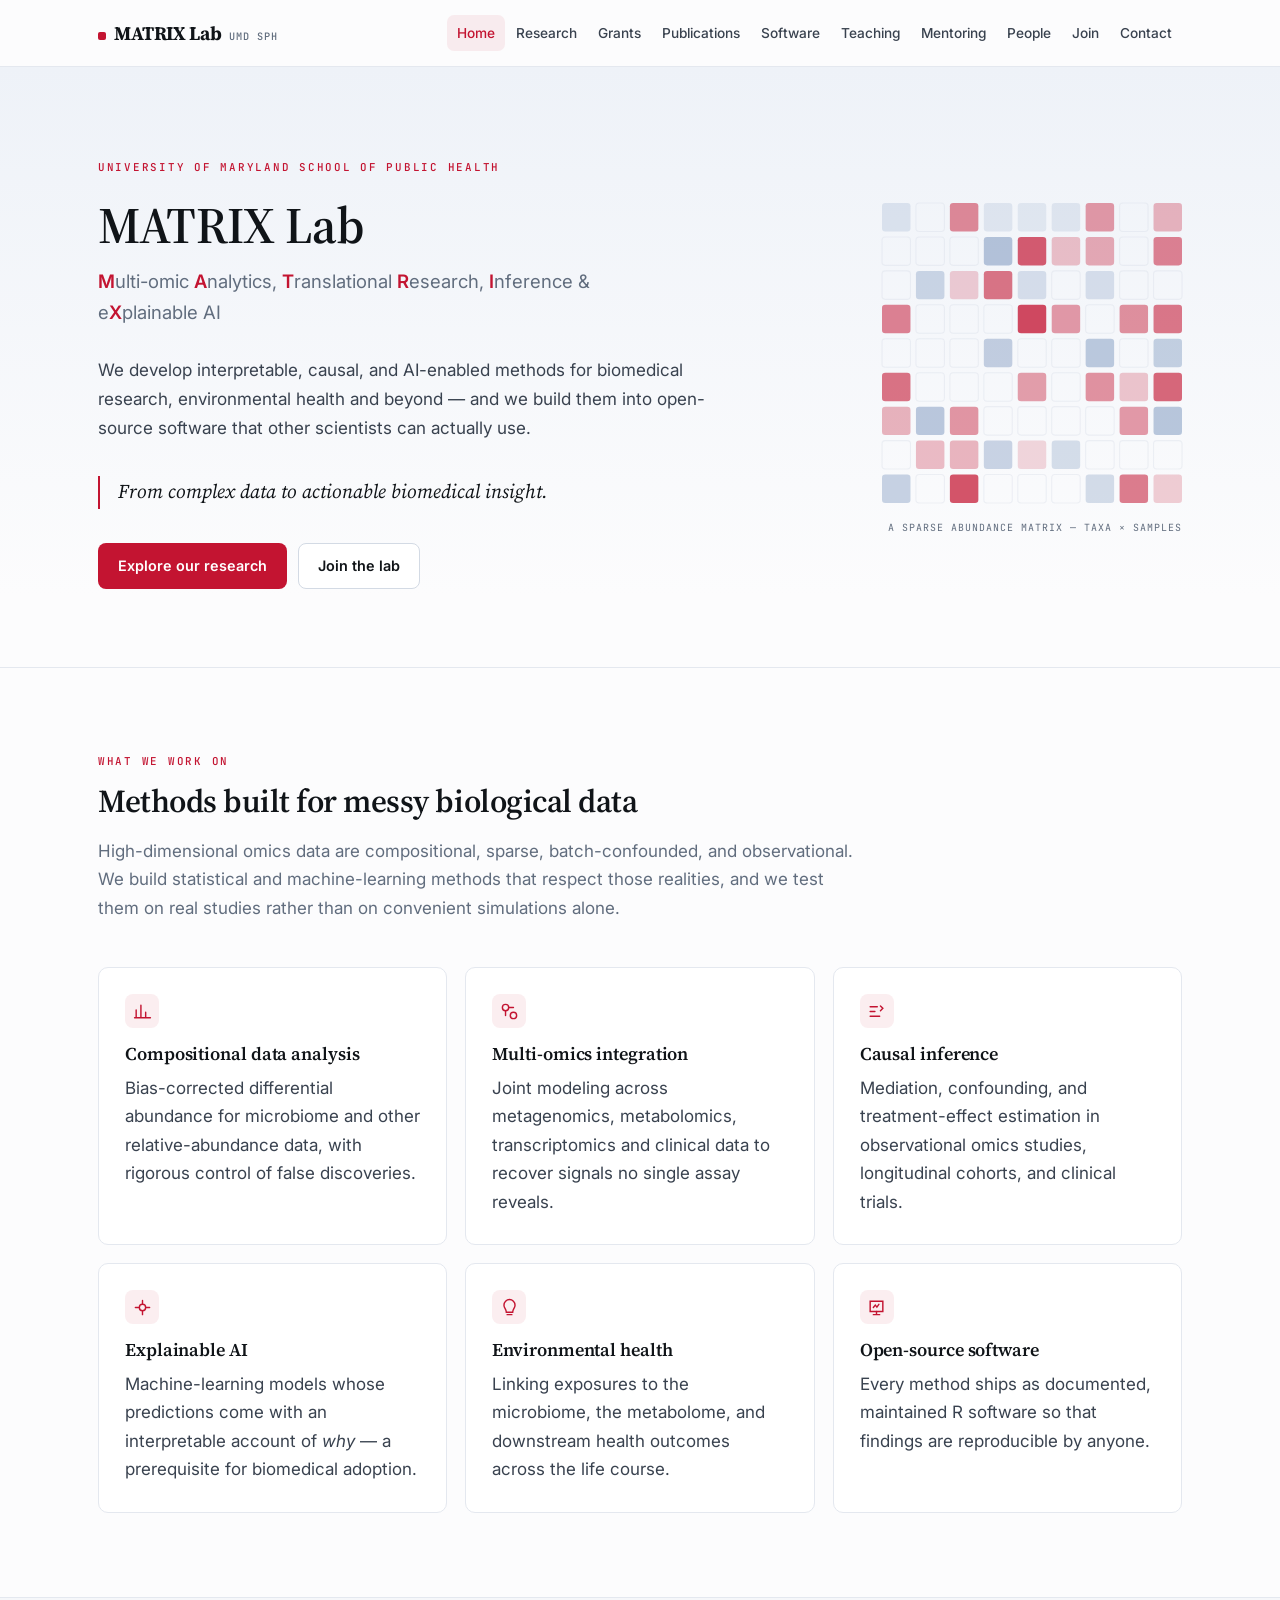
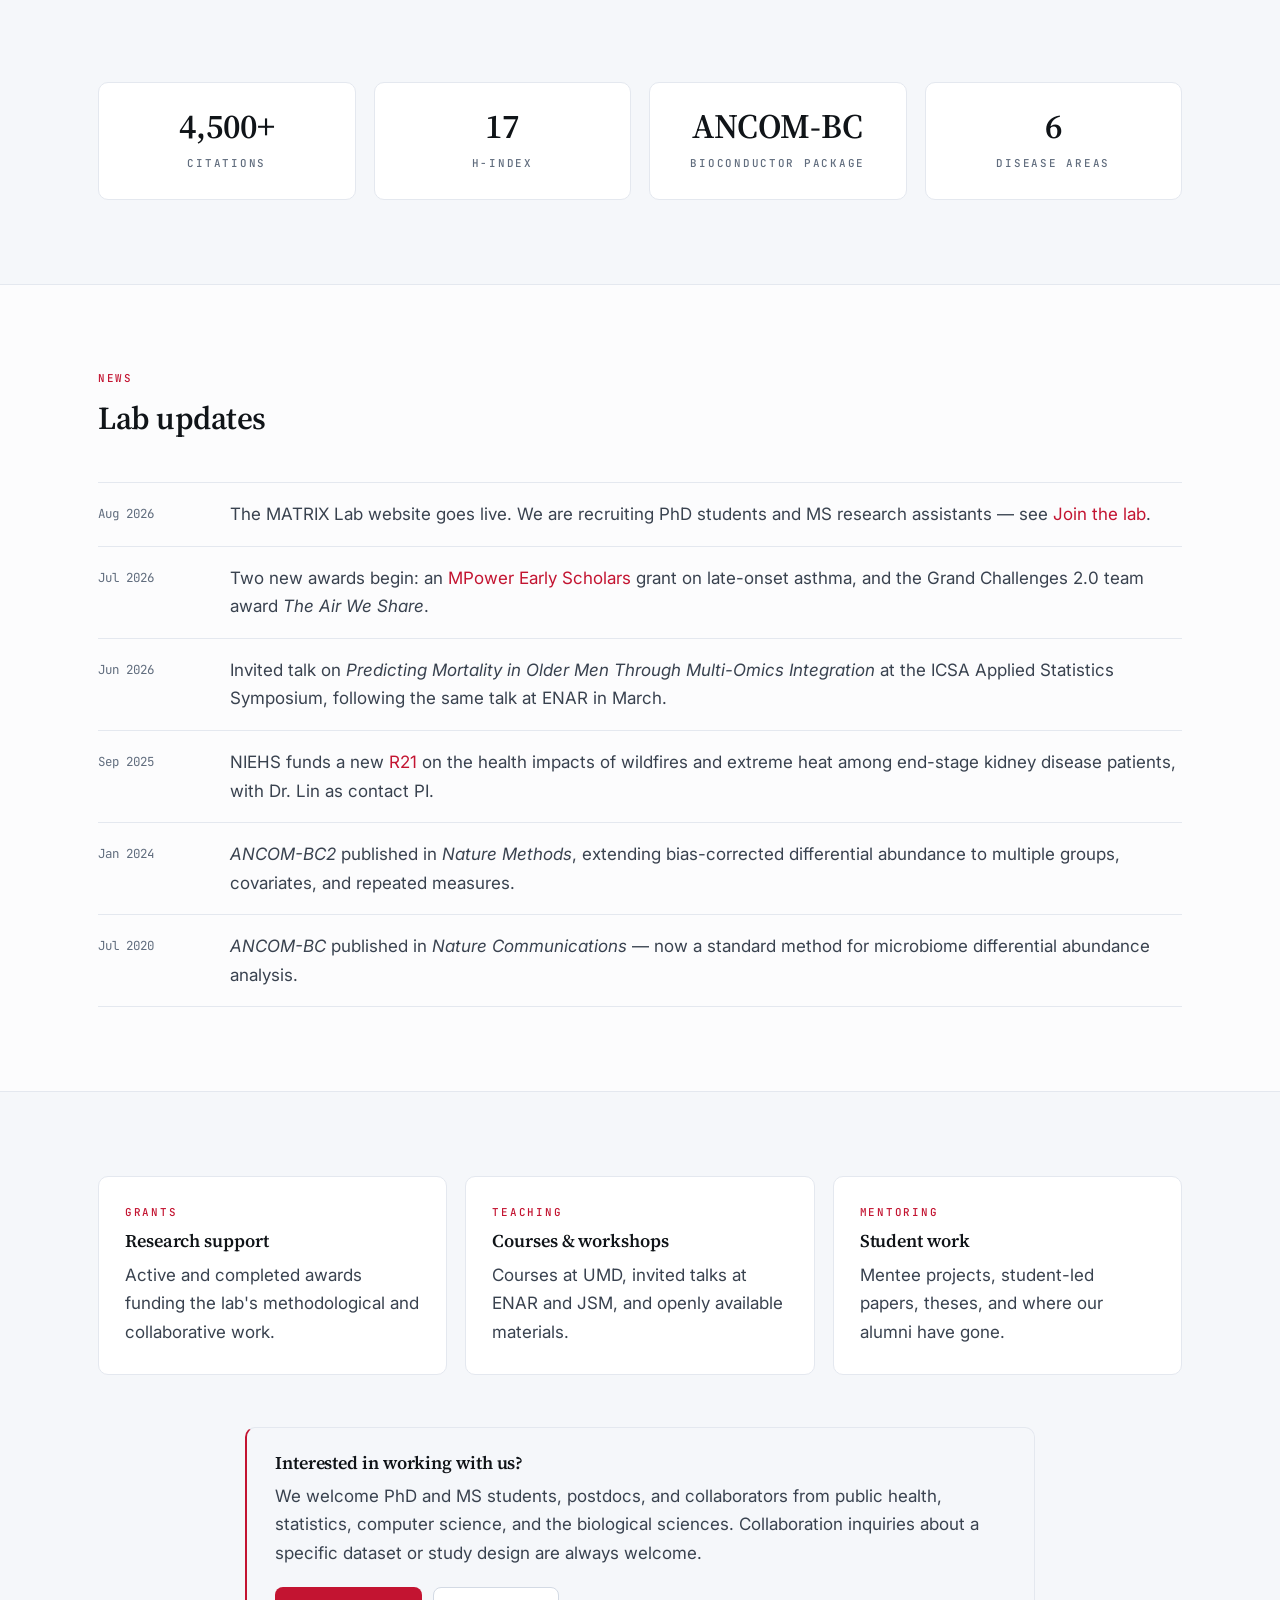
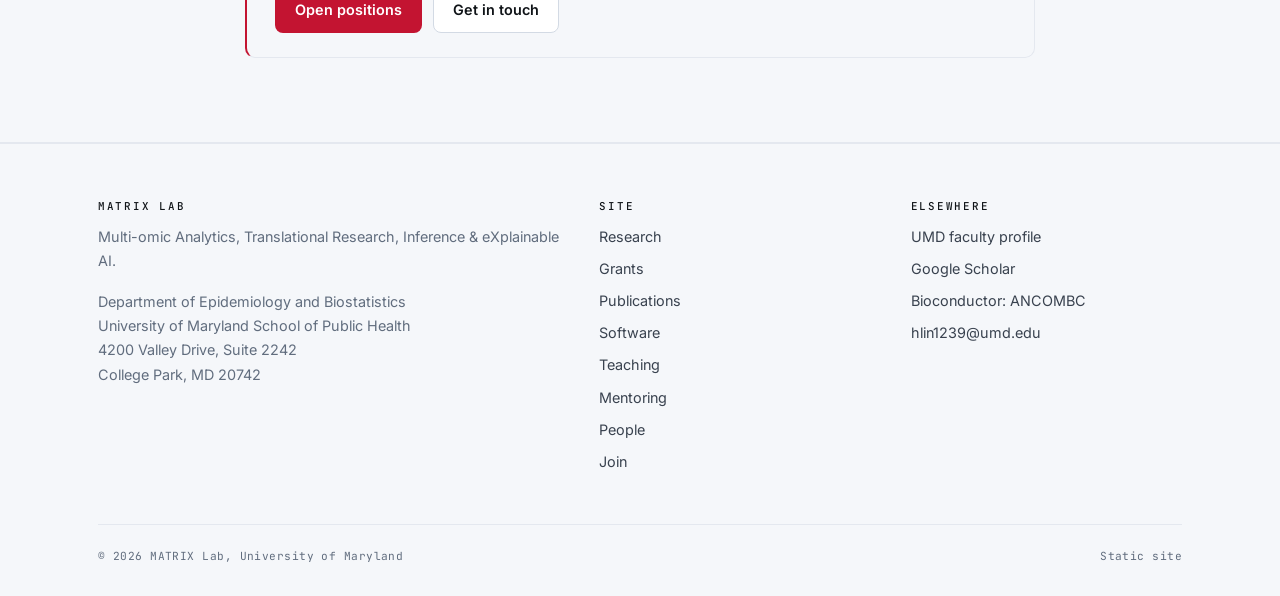
<file: index.html>
<!DOCTYPE html>
<html lang="en">
<head>
<meta charset="utf-8">
<meta name="viewport" content="width=device-width, initial-scale=1">
<title>MATRIX Lab | University of Maryland School of Public Health</title>
<meta name="description" content="The MATRIX Lab at the University of Maryland develops interpretable, causal, and AI-enabled methods for biomedical research, environmental health and beyond.">
<link rel="preconnect" href="https://fonts.googleapis.com">
<link rel="preconnect" href="https://fonts.gstatic.com" crossorigin>
<link href="https://fonts.googleapis.com/css2?family=Inter:wght@400;500;600;700&family=JetBrains+Mono:wght@400;500&family=Source+Serif+4:ital,opsz,wght@0,8..60,400..700;1,8..60,400&display=swap" rel="stylesheet">
<link rel="stylesheet" href="assets/css/style.css">
</head>
<body>
<a class="skip" href="#main">Skip to content</a>

<!-- ============ HEADER (identical on every page - keep them in sync) ============ -->
<header class="site-header">
  <div class="wrap nav">
    <a class="brand" href="index.html"><span class="dot"></span>MATRIX Lab <small>UMD SPH</small></a>
    <button class="nav-toggle" aria-expanded="false" aria-controls="nav-links" aria-label="Toggle menu">&#9776;</button>
    <ul class="nav-links" id="nav-links">
      <li><a href="index.html" class="active">Home</a></li>
      <li><a href="research.html">Research</a></li>
      <li><a href="grants.html">Grants</a></li>
      <li><a href="publications.html">Publications</a></li>
      <li><a href="software.html">Software</a></li>
      <li><a href="teaching.html">Teaching</a></li>
      <li><a href="mentoring.html">Mentoring</a></li>
      <li><a href="people.html">People</a></li>
      <li><a href="join.html">Join</a></li>
      <li><a href="contact.html">Contact</a></li>
    </ul>
  </div>
</header>

<main id="main">

  <!-- ============ HERO ============ -->
  <div class="hero">
    <div class="wrap hero-grid">
      <div>
        <span class="eyebrow">University of Maryland School of Public Health</span>
        <h1>MATRIX Lab</h1>
        <p class="expansion">
          <b>M</b>ulti-omic <b>A</b>nalytics, <b>T</b>ranslational <b>R</b>esearch,
          <b>I</b>nference &amp; e<b>X</b>plainable AI
        </p>
        <p class="mission">
          We develop interpretable, causal, and AI-enabled methods for biomedical research,
          environmental health and beyond &mdash; and we build them into open-source software
          that other scientists can actually use.
        </p>
        <p class="tagline">From complex data to actionable biomedical insight.</p>
        <div class="btn-row">
          <a class="btn btn-primary" href="research.html">Explore our research</a>
          <a class="btn btn-outline" href="join.html">Join the lab</a>
        </div>
      </div>
      <div class="hero-figure" aria-hidden="true">
        <svg viewBox="0 0 274 274" width="100%" role="presentation">
          <rect x="0" y="0" width="26" height="26" rx="3" fill="var(--cool)" fill-opacity="0.15"/>
          <rect x="31" y="0" width="26" height="26" rx="3" fill="none" stroke="var(--line-2)" stroke-opacity="0.35"/>
          <rect x="62" y="0" width="26" height="26" rx="3" fill="var(--brand)" fill-opacity="0.49"/>
          <rect x="93" y="0" width="26" height="26" rx="3" fill="var(--cool)" fill-opacity="0.12"/>
          <rect x="124" y="0" width="26" height="26" rx="3" fill="var(--cool)" fill-opacity="0.11"/>
          <rect x="155" y="0" width="26" height="26" rx="3" fill="var(--cool)" fill-opacity="0.12"/>
          <rect x="186" y="0" width="26" height="26" rx="3" fill="var(--brand)" fill-opacity="0.42"/>
          <rect x="217" y="0" width="26" height="26" rx="3" fill="none" stroke="var(--line-2)" stroke-opacity="0.35"/>
          <rect x="248" y="0" width="26" height="26" rx="3" fill="var(--brand)" fill-opacity="0.3"/>
          <rect x="0" y="31" width="26" height="26" rx="3" fill="none" stroke="var(--line-2)" stroke-opacity="0.35"/>
          <rect x="31" y="31" width="26" height="26" rx="3" fill="none" stroke="var(--line-2)" stroke-opacity="0.35"/>
          <rect x="62" y="31" width="26" height="26" rx="3" fill="none" stroke="var(--line-2)" stroke-opacity="0.35"/>
          <rect x="93" y="31" width="26" height="26" rx="3" fill="var(--cool)" fill-opacity="0.39"/>
          <rect x="124" y="31" width="26" height="26" rx="3" fill="var(--brand)" fill-opacity="0.69"/>
          <rect x="155" y="31" width="26" height="26" rx="3" fill="var(--brand)" fill-opacity="0.25"/>
          <rect x="186" y="31" width="26" height="26" rx="3" fill="var(--brand)" fill-opacity="0.35"/>
          <rect x="217" y="31" width="26" height="26" rx="3" fill="none" stroke="var(--line-2)" stroke-opacity="0.35"/>
          <rect x="248" y="31" width="26" height="26" rx="3" fill="var(--brand)" fill-opacity="0.52"/>
          <rect x="0" y="62" width="26" height="26" rx="3" fill="none" stroke="var(--line-2)" stroke-opacity="0.35"/>
          <rect x="31" y="62" width="26" height="26" rx="3" fill="var(--cool)" fill-opacity="0.26"/>
          <rect x="62" y="62" width="26" height="26" rx="3" fill="var(--brand)" fill-opacity="0.2"/>
          <rect x="93" y="62" width="26" height="26" rx="3" fill="var(--brand)" fill-opacity="0.58"/>
          <rect x="124" y="62" width="26" height="26" rx="3" fill="var(--cool)" fill-opacity="0.19"/>
          <rect x="155" y="62" width="26" height="26" rx="3" fill="none" stroke="var(--line-2)" stroke-opacity="0.35"/>
          <rect x="186" y="62" width="26" height="26" rx="3" fill="var(--cool)" fill-opacity="0.19"/>
          <rect x="217" y="62" width="26" height="26" rx="3" fill="none" stroke="var(--line-2)" stroke-opacity="0.35"/>
          <rect x="248" y="62" width="26" height="26" rx="3" fill="none" stroke="var(--line-2)" stroke-opacity="0.35"/>
          <rect x="0" y="93" width="26" height="26" rx="3" fill="var(--brand)" fill-opacity="0.52"/>
          <rect x="31" y="93" width="26" height="26" rx="3" fill="none" stroke="var(--line-2)" stroke-opacity="0.35"/>
          <rect x="62" y="93" width="26" height="26" rx="3" fill="none" stroke="var(--line-2)" stroke-opacity="0.35"/>
          <rect x="93" y="93" width="26" height="26" rx="3" fill="none" stroke="var(--line-2)" stroke-opacity="0.35"/>
          <rect x="124" y="93" width="26" height="26" rx="3" fill="var(--brand)" fill-opacity="0.77"/>
          <rect x="155" y="93" width="26" height="26" rx="3" fill="var(--brand)" fill-opacity="0.42"/>
          <rect x="186" y="93" width="26" height="26" rx="3" fill="none" stroke="var(--line-2)" stroke-opacity="0.35"/>
          <rect x="217" y="93" width="26" height="26" rx="3" fill="var(--brand)" fill-opacity="0.46"/>
          <rect x="248" y="93" width="26" height="26" rx="3" fill="var(--brand)" fill-opacity="0.57"/>
          <rect x="0" y="124" width="26" height="26" rx="3" fill="none" stroke="var(--line-2)" stroke-opacity="0.35"/>
          <rect x="31" y="124" width="26" height="26" rx="3" fill="none" stroke="var(--line-2)" stroke-opacity="0.35"/>
          <rect x="62" y="124" width="26" height="26" rx="3" fill="none" stroke="var(--line-2)" stroke-opacity="0.35"/>
          <rect x="93" y="124" width="26" height="26" rx="3" fill="var(--cool)" fill-opacity="0.31"/>
          <rect x="124" y="124" width="26" height="26" rx="3" fill="none" stroke="var(--line-2)" stroke-opacity="0.35"/>
          <rect x="155" y="124" width="26" height="26" rx="3" fill="none" stroke="var(--line-2)" stroke-opacity="0.35"/>
          <rect x="186" y="124" width="26" height="26" rx="3" fill="var(--cool)" fill-opacity="0.35"/>
          <rect x="217" y="124" width="26" height="26" rx="3" fill="none" stroke="var(--line-2)" stroke-opacity="0.35"/>
          <rect x="248" y="124" width="26" height="26" rx="3" fill="var(--cool)" fill-opacity="0.3"/>
          <rect x="0" y="155" width="26" height="26" rx="3" fill="var(--brand)" fill-opacity="0.59"/>
          <rect x="31" y="155" width="26" height="26" rx="3" fill="none" stroke="var(--line-2)" stroke-opacity="0.35"/>
          <rect x="62" y="155" width="26" height="26" rx="3" fill="none" stroke="var(--line-2)" stroke-opacity="0.35"/>
          <rect x="93" y="155" width="26" height="26" rx="3" fill="none" stroke="var(--line-2)" stroke-opacity="0.35"/>
          <rect x="124" y="155" width="26" height="26" rx="3" fill="var(--brand)" fill-opacity="0.4"/>
          <rect x="155" y="155" width="26" height="26" rx="3" fill="none" stroke="var(--line-2)" stroke-opacity="0.35"/>
          <rect x="186" y="155" width="26" height="26" rx="3" fill="var(--brand)" fill-opacity="0.45"/>
          <rect x="217" y="155" width="26" height="26" rx="3" fill="var(--brand)" fill-opacity="0.23"/>
          <rect x="248" y="155" width="26" height="26" rx="3" fill="var(--brand)" fill-opacity="0.64"/>
          <rect x="0" y="186" width="26" height="26" rx="3" fill="var(--brand)" fill-opacity="0.31"/>
          <rect x="31" y="186" width="26" height="26" rx="3" fill="var(--cool)" fill-opacity="0.36"/>
          <rect x="62" y="186" width="26" height="26" rx="3" fill="var(--brand)" fill-opacity="0.44"/>
          <rect x="93" y="186" width="26" height="26" rx="3" fill="none" stroke="var(--line-2)" stroke-opacity="0.35"/>
          <rect x="124" y="186" width="26" height="26" rx="3" fill="none" stroke="var(--line-2)" stroke-opacity="0.35"/>
          <rect x="155" y="186" width="26" height="26" rx="3" fill="none" stroke="var(--line-2)" stroke-opacity="0.35"/>
          <rect x="186" y="186" width="26" height="26" rx="3" fill="none" stroke="var(--line-2)" stroke-opacity="0.35"/>
          <rect x="217" y="186" width="26" height="26" rx="3" fill="var(--brand)" fill-opacity="0.42"/>
          <rect x="248" y="186" width="26" height="26" rx="3" fill="var(--cool)" fill-opacity="0.37"/>
          <rect x="0" y="217" width="26" height="26" rx="3" fill="none" stroke="var(--line-2)" stroke-opacity="0.35"/>
          <rect x="31" y="217" width="26" height="26" rx="3" fill="var(--brand)" fill-opacity="0.27"/>
          <rect x="62" y="217" width="26" height="26" rx="3" fill="var(--brand)" fill-opacity="0.3"/>
          <rect x="93" y="217" width="26" height="26" rx="3" fill="var(--cool)" fill-opacity="0.28"/>
          <rect x="124" y="217" width="26" height="26" rx="3" fill="var(--brand)" fill-opacity="0.16"/>
          <rect x="155" y="217" width="26" height="26" rx="3" fill="var(--cool)" fill-opacity="0.21"/>
          <rect x="186" y="217" width="26" height="26" rx="3" fill="none" stroke="var(--line-2)" stroke-opacity="0.35"/>
          <rect x="217" y="217" width="26" height="26" rx="3" fill="none" stroke="var(--line-2)" stroke-opacity="0.35"/>
          <rect x="248" y="217" width="26" height="26" rx="3" fill="none" stroke="var(--line-2)" stroke-opacity="0.35"/>
          <rect x="0" y="248" width="26" height="26" rx="3" fill="var(--cool)" fill-opacity="0.29"/>
          <rect x="31" y="248" width="26" height="26" rx="3" fill="none" stroke="var(--line-2)" stroke-opacity="0.35"/>
          <rect x="62" y="248" width="26" height="26" rx="3" fill="var(--brand)" fill-opacity="0.72"/>
          <rect x="93" y="248" width="26" height="26" rx="3" fill="none" stroke="var(--line-2)" stroke-opacity="0.35"/>
          <rect x="124" y="248" width="26" height="26" rx="3" fill="none" stroke="var(--line-2)" stroke-opacity="0.35"/>
          <rect x="155" y="248" width="26" height="26" rx="3" fill="none" stroke="var(--line-2)" stroke-opacity="0.35"/>
          <rect x="186" y="248" width="26" height="26" rx="3" fill="var(--cool)" fill-opacity="0.22"/>
          <rect x="217" y="248" width="26" height="26" rx="3" fill="var(--brand)" fill-opacity="0.55"/>
          <rect x="248" y="248" width="26" height="26" rx="3" fill="var(--brand)" fill-opacity="0.2"/>
        </svg>
        <p class="figure-note">A sparse abundance matrix &mdash; taxa &times; samples</p>
      </div>
    </div>
  </div>

  <!-- ============ RESEARCH THEMES ============ -->
  <section>
    <div class="wrap">
      <div class="section-head">
        <span class="kicker">What we work on</span>
        <h2>Methods built for messy biological data</h2>
        <p>
          High-dimensional omics data are compositional, sparse, batch-confounded, and observational.
          We build statistical and machine-learning methods that respect those realities, and we test
          them on real studies rather than on convenient simulations alone.
        </p>
      </div>

      <div class="grid grid-3">
        <div class="card">
          <div class="icon" aria-hidden="true">
            <svg viewBox="0 0 24 24" fill="none" stroke="currentColor" stroke-width="1.8" stroke-linecap="round"><path d="M4 20V10M10 20V4M16 20v-7M22 20H2"/></svg>
          </div>
          <h3>Compositional data analysis</h3>
          <p>Bias-corrected differential abundance for microbiome and other relative-abundance data, with rigorous control of false discoveries.</p>
        </div>

        <div class="card">
          <div class="icon" aria-hidden="true">
            <svg viewBox="0 0 24 24" fill="none" stroke="currentColor" stroke-width="1.8" stroke-linecap="round"><circle cx="7" cy="7" r="4"/><circle cx="17" cy="17" r="4"/><path d="M11 7h6M7 11v6"/></svg>
          </div>
          <h3>Multi-omics integration</h3>
          <p>Joint modeling across metagenomics, metabolomics, transcriptomics and clinical data to recover signals no single assay reveals.</p>
        </div>

        <div class="card">
          <div class="icon" aria-hidden="true">
            <svg viewBox="0 0 24 24" fill="none" stroke="currentColor" stroke-width="1.8" stroke-linecap="round"><path d="M4 6h9M4 12h6M4 18h12"/><path d="M17 5l3 3-3 3"/></svg>
          </div>
          <h3>Causal inference</h3>
          <p>Mediation, confounding, and treatment-effect estimation in observational omics studies, longitudinal cohorts, and clinical trials.</p>
        </div>

        <div class="card">
          <div class="icon" aria-hidden="true">
            <svg viewBox="0 0 24 24" fill="none" stroke="currentColor" stroke-width="1.8" stroke-linecap="round"><path d="M12 3v4M12 17v4M3 12h4M17 12h4"/><circle cx="12" cy="12" r="4"/></svg>
          </div>
          <h3>Explainable AI</h3>
          <p>Machine-learning models whose predictions come with an interpretable account of <em>why</em> &mdash; a prerequisite for biomedical adoption.</p>
        </div>

        <div class="card">
          <div class="icon" aria-hidden="true">
            <svg viewBox="0 0 24 24" fill="none" stroke="currentColor" stroke-width="1.8" stroke-linecap="round"><path d="M12 2a7 7 0 0 0-7 7c0 4 3 5 3 9h8c0-4 3-5 3-9a7 7 0 0 0-7-7z"/><path d="M9 21h6"/></svg>
          </div>
          <h3>Environmental health</h3>
          <p>Linking exposures to the microbiome, the metabolome, and downstream health outcomes across the life course.</p>
        </div>

        <div class="card">
          <div class="icon" aria-hidden="true">
            <svg viewBox="0 0 24 24" fill="none" stroke="currentColor" stroke-width="1.8" stroke-linecap="round"><path d="M4 4h16v13H4z"/><path d="M8 21h8M12 17v4"/><path d="M8 12l2.5-3 2 2.5L15 8"/></svg>
          </div>
          <h3>Open-source software</h3>
          <p>Every method ships as documented, maintained R software so that findings are reproducible by anyone.</p>
        </div>
      </div>
    </div>
  </section>

  <!-- ============ IMPACT NUMBERS ============ -->
  <!-- EDIT: refresh these figures once or twice a year from Google Scholar. -->
  <section class="soft">
    <div class="wrap">
      <div class="grid grid-4">
        <div class="card stat"><div class="num">4,500+</div><div class="lbl">Citations</div></div>
        <div class="card stat"><div class="num">17</div><div class="lbl">h-index</div></div>
        <div class="card stat"><div class="num">ANCOM-BC</div><div class="lbl">Bioconductor package</div></div>
        <div class="card stat"><div class="num">6</div><div class="lbl">Disease areas</div></div>
      </div>
    </div>
  </section>

  <!-- ============ NEWS ============ -->
  <!-- EDIT: newest item on top. Delete the placeholders as real news arrives. -->
  <section>
    <div class="wrap">
      <div class="section-head">
        <span class="kicker">News</span>
        <h2>Lab updates</h2>
      </div>
      <ul class="news">
        <li>
          <time datetime="2026-08">Aug 2026</time>
          <p>The MATRIX Lab website goes live. We are recruiting PhD students and MS research assistants &mdash; see <a href="join.html">Join the lab</a>.</p>
        </li>
        <li>
          <time datetime="2026-07">Jul 2026</time>
          <p>Two new awards begin: an <a href="grants.html">MPower Early Scholars</a> grant on late-onset asthma, and the Grand Challenges 2.0 team award <em>The Air We Share</em>.</p>
        </li>
        <li>
          <time datetime="2026-06">Jun 2026</time>
          <p>Invited talk on <em>Predicting Mortality in Older Men Through Multi-Omics Integration</em> at the ICSA Applied Statistics Symposium, following the same talk at ENAR in March.</p>
        </li>
        <li>
          <time datetime="2025-09">Sep 2025</time>
          <p>NIEHS funds a new <a href="grants.html">R21</a> on the health impacts of wildfires and extreme heat among end-stage kidney disease patients, with Dr. Lin as contact PI.</p>
        </li>
        <li>
          <time datetime="2024-01">Jan 2024</time>
          <p><em>ANCOM-BC2</em> published in <em>Nature Methods</em>, extending bias-corrected differential abundance to multiple groups, covariates, and repeated measures.</p>
        </li>
        <li>
          <time datetime="2020-07">Jul 2020</time>
          <p><em>ANCOM-BC</em> published in <em>Nature Communications</em> &mdash; now a standard method for microbiome differential abundance analysis.</p>
        </li>
      </ul>
    </div>
  </section>

  <!-- ============ EXPLORE + CTA ============ -->
  <section class="soft">
    <div class="wrap">
      <div class="grid grid-3">
        <a class="card" href="grants.html" style="color:inherit">
          <span class="kicker">Grants</span>
          <h3>Research support</h3>
          <p>Active and completed awards funding the lab's methodological and collaborative work.</p>
        </a>
        <a class="card" href="teaching.html" style="color:inherit">
          <span class="kicker">Teaching</span>
          <h3>Courses &amp; workshops</h3>
          <p>Courses at UMD, invited talks at ENAR and JSM, and openly available materials.</p>
        </a>
        <a class="card" href="mentoring.html" style="color:inherit">
          <span class="kicker">Mentoring</span>
          <h3>Student work</h3>
          <p>Mentee projects, student-led papers, theses, and where our alumni have gone.</p>
        </a>
      </div>

      <div class="wrap narrow" style="padding:0;margin-top:3.2rem">
        <div class="callout">
          <h3>Interested in working with us?</h3>
          <p>
            We welcome PhD and MS students, postdocs, and collaborators from public health, statistics,
            computer science, and the biological sciences. Collaboration inquiries about a specific
            dataset or study design are always welcome.
          </p>
          <div class="btn-row" style="margin-top:1.2rem">
            <a class="btn btn-primary" href="join.html">Open positions</a>
            <a class="btn btn-outline" href="contact.html">Get in touch</a>
          </div>
        </div>
      </div>
    </div>
  </section>

</main>

<!-- ============ FOOTER (identical on every page - keep them in sync) ============ -->
<footer class="site-footer">
  <div class="wrap">
    <div class="footer-grid">
      <div>
        <h4>MATRIX Lab</h4>
        <p>Multi-omic Analytics, Translational Research, Inference &amp; eXplainable AI.</p>
        <p>Department of Epidemiology and Biostatistics<br>
           University of Maryland School of Public Health<br>
           4200 Valley Drive, Suite 2242<br>
           College Park, MD 20742</p>
      </div>
      <div>
        <h4>Site</h4>
        <ul>
          <li><a href="research.html">Research</a></li>
          <li><a href="grants.html">Grants</a></li>
          <li><a href="publications.html">Publications</a></li>
          <li><a href="software.html">Software</a></li>
          <li><a href="teaching.html">Teaching</a></li>
          <li><a href="mentoring.html">Mentoring</a></li>
          <li><a href="people.html">People</a></li>
          <li><a href="join.html">Join</a></li>
        </ul>
      </div>
      <div>
        <h4>Elsewhere</h4>
        <ul>
          <li><a href="https://sph.umd.edu/people/huang-lin">UMD faculty profile</a></li>
          <li><a href="https://scholar.google.com/citations?user=ysKnF2EAAAAJ&amp;hl=en">Google Scholar</a></li>
          <li><a href="https://www.bioconductor.org/packages/ANCOMBC/">Bioconductor: ANCOMBC</a></li>
          <li><a href="mailto:hlin1239@umd.edu">hlin1239@umd.edu</a></li>
        </ul>
      </div>
    </div>
    <div class="footer-bottom">
      <span>&copy; <span class="year">2026</span> MATRIX Lab, University of Maryland</span>
      <span>Static site</span>
    </div>
  </div>
</footer>

<script src="assets/js/main.js"></script>
</body>
</html>
</file>
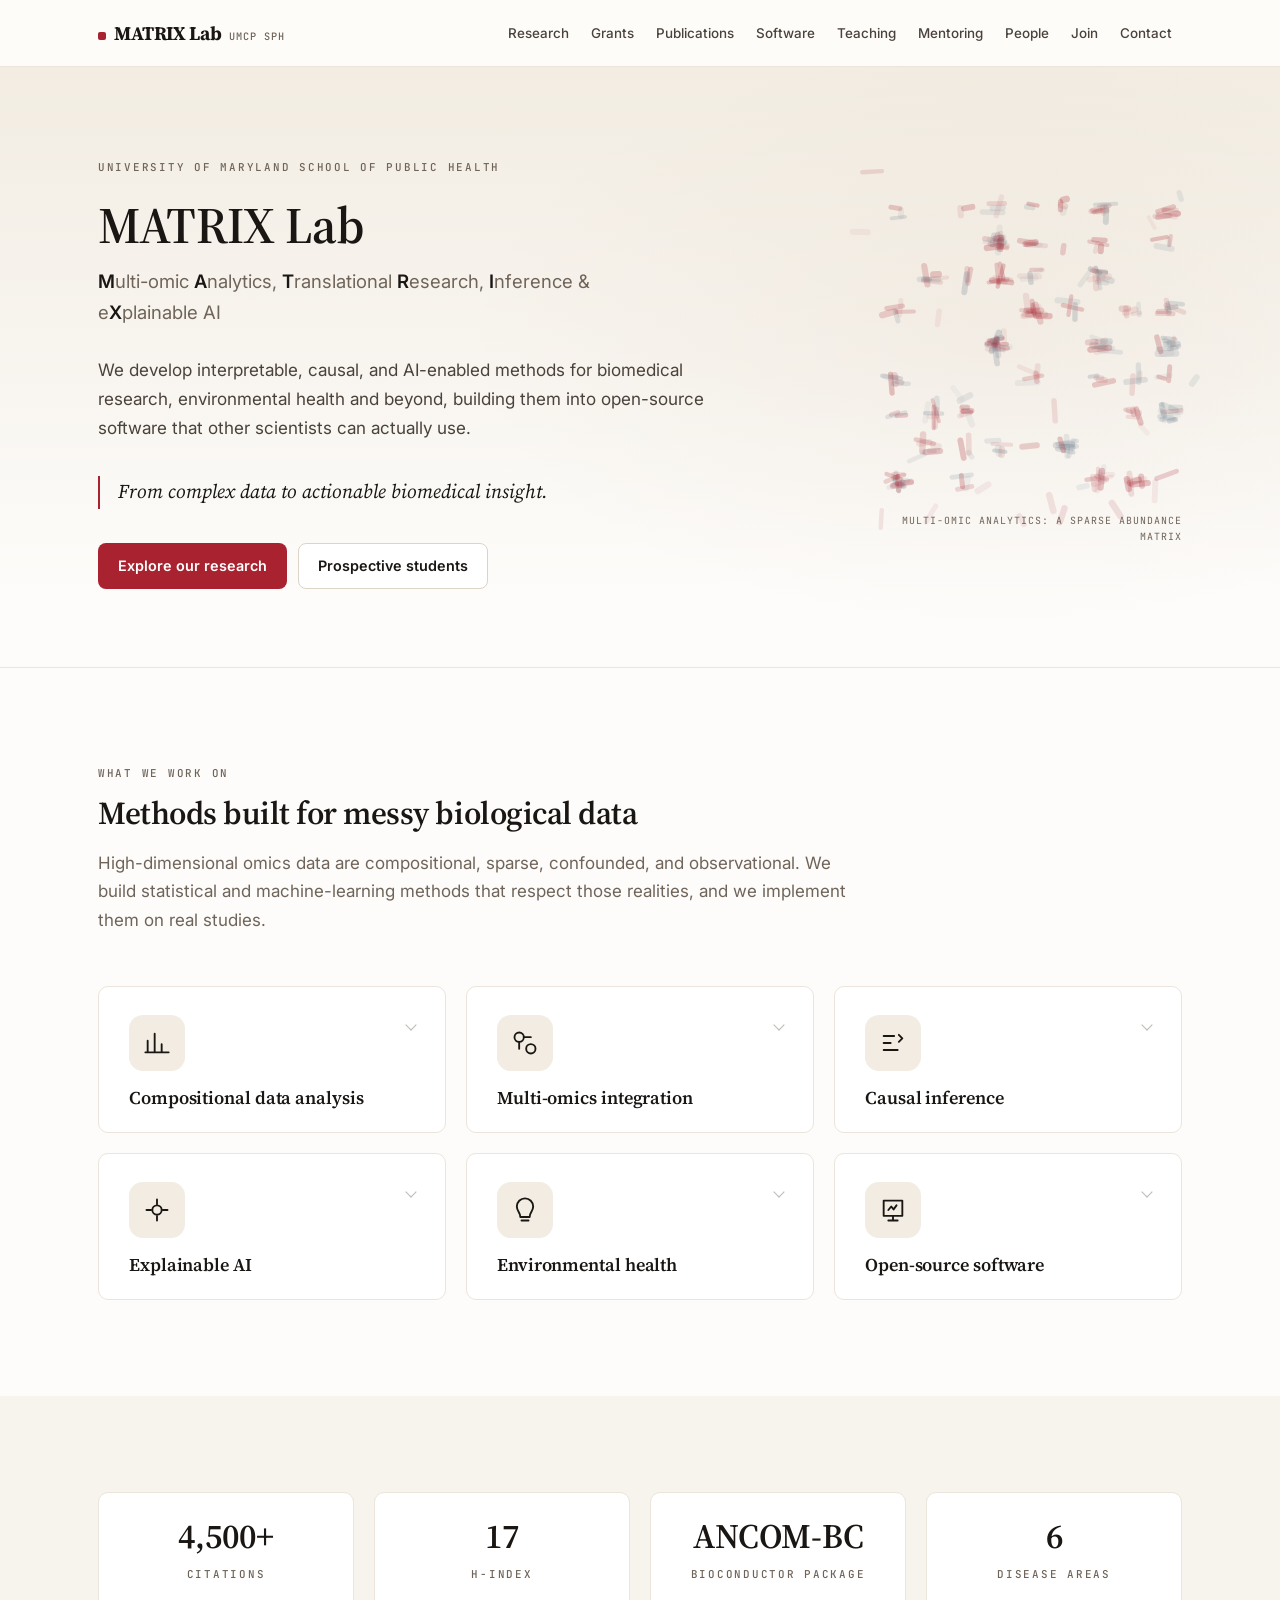
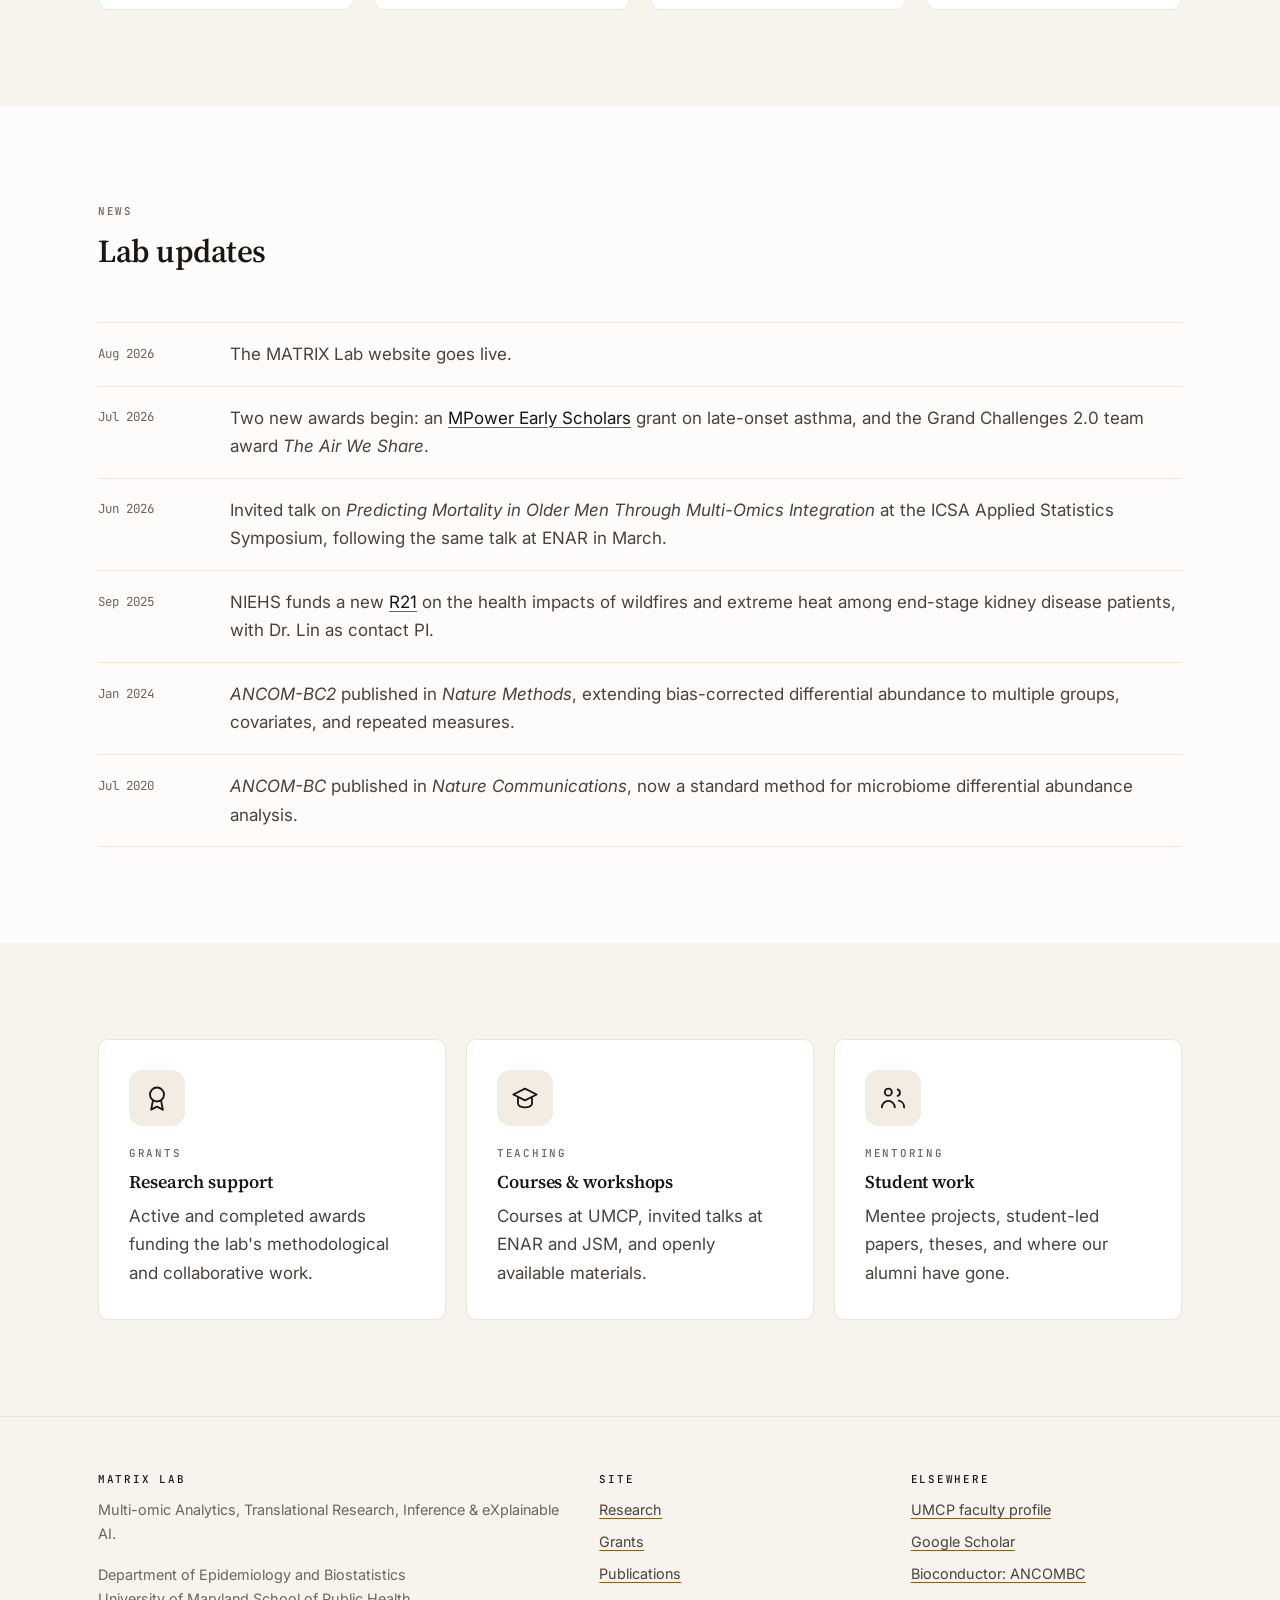
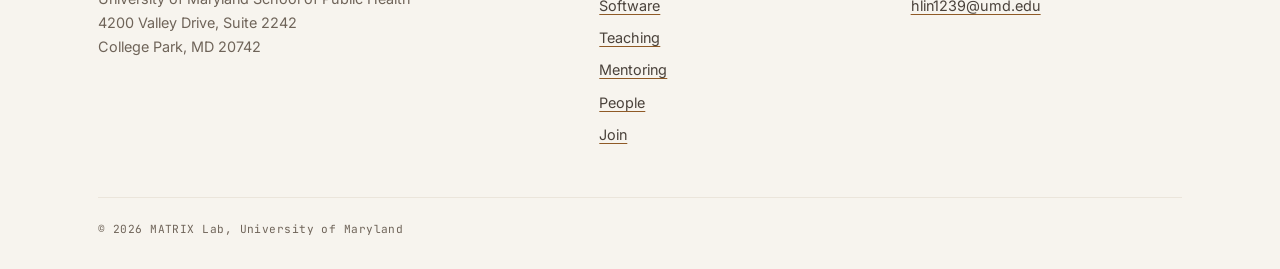
<file: docs/index.html>
<!DOCTYPE html>
<html lang="en">
<head>
<meta charset="utf-8">
<meta name="viewport" content="width=device-width, initial-scale=1">
<title>MATRIX Lab | University of Maryland School of Public Health</title>
<meta name="description" content="The MATRIX Lab at the University of Maryland develops interpretable, causal, and AI-enabled methods for biomedical research, environmental health and beyond.">
<link rel="preconnect" href="https://fonts.googleapis.com">
<link rel="preconnect" href="https://fonts.gstatic.com" crossorigin>
<link href="https://fonts.googleapis.com/css2?family=Inter:wght@400;500;600;700&family=JetBrains+Mono:wght@400;500&family=Source+Serif+4:ital,opsz,wght@0,8..60,400..700;1,8..60,400&display=swap" rel="stylesheet">
<link rel="stylesheet" href="assets/css/style.css">
<script>
/* Marks the document before first paint so the opening sequence starts from a
   blank hero rather than flashing the finished one. Set only when scripting is
   on and motion is not reduced, so nothing is ever hidden from a reader who
   would not get the animation. The timeout is a failsafe: if hero.js does not
   load, the hero appears anyway. */
(function (d) {
  try {
    if (window.matchMedia('(prefers-reduced-motion: reduce)').matches) return;
  } catch (e) { return; }
  d.classList.add('hero-anim');
  setTimeout(function () { d.classList.remove('hero-anim'); }, 3000);
})(document.documentElement);
</script>
</head>
<body>
<!-- Icon sprite. Defined once per page and never rendered; only the <use>
     references are. Stroke styling is inherited from .ic in the stylesheet,
     so a symbol carries geometry and nothing else. Duplicated per page for
     the same reason the nav is: there is no build step. -->
<svg class="icon-defs" aria-hidden="true" focusable="false"><defs>
  <symbol id="ic-composition" viewBox="0 0 24 24"><path d="M4 20V10M10 20V4M16 20v-7M22 20H2"/></symbol>
  <symbol id="ic-integration" viewBox="0 0 24 24"><circle cx="7" cy="7" r="4"/><circle cx="17" cy="17" r="4"/><path d="M11 7h6M7 11v6"/></symbol>
  <symbol id="ic-causal" viewBox="0 0 24 24"><path d="M4 6h9M4 12h6M4 18h12"/><path d="M17 5l3 3-3 3"/></symbol>
  <symbol id="ic-xai" viewBox="0 0 24 24"><path d="M12 3v4M12 17v4M3 12h4M17 12h4"/><circle cx="12" cy="12" r="4"/></symbol>
  <symbol id="ic-environment" viewBox="0 0 24 24"><path d="M12 2a7 7 0 0 0-7 7c0 4 3 5 3 9h8c0-4 3-5 3-9a7 7 0 0 0-7-7z"/><path d="M9 21h6"/></symbol>
  <symbol id="ic-software" viewBox="0 0 24 24"><path d="M4 4h16v13H4z"/><path d="M8 21h8M12 17v4"/><path d="M8 12l2.5-3 2 2.5L15 8"/></symbol>
  <symbol id="ic-network" viewBox="0 0 24 24"><circle cx="5" cy="6" r="2"/><circle cx="19" cy="8" r="2"/><circle cx="12" cy="17" r="2"/><path d="M6.7 7.2 10.6 15.4M17.4 9.7 13.5 15.5M7 6.3 17 7.7"/></symbol>
  <symbol id="ic-publications" viewBox="0 0 24 24"><path d="M6 3h8l4 4v14H6z"/><path d="M14 3v4h4"/><path d="M9 12h6M9 16h5"/></symbol>
  <symbol id="ic-grants" viewBox="0 0 24 24"><circle cx="12" cy="9" r="6"/><path d="M8.5 14.2 7 22l5-2.6L17 22l-1.5-7.8"/></symbol>
  <symbol id="ic-teaching" viewBox="0 0 24 24"><path d="M12 4 2 9l10 5 10-5-10-5z"/><path d="M6 11.5V17c0 1.7 2.7 3 6 3s6-1.3 6-3v-5.5"/></symbol>
  <symbol id="ic-mentoring" viewBox="0 0 24 24"><circle cx="8" cy="7" r="3"/><path d="M2.5 20a5.5 5.5 0 0 1 11 0"/><path d="M16 4.6a3 3 0 0 1 0 5.6"/><path d="M17 14.3a5.5 5.5 0 0 1 4.5 5.7"/></symbol>
  <symbol id="ic-people" viewBox="0 0 24 24"><circle cx="12" cy="7" r="3"/><path d="M6 19a6 6 0 0 1 12 0"/><circle cx="4.4" cy="10.4" r="2.2"/><circle cx="19.6" cy="10.4" r="2.2"/></symbol>
  <symbol id="ic-join" viewBox="0 0 24 24"><path d="M14 3h5v18h-5"/><path d="M3 12h11"/><path d="M10 8l4 4-4 4"/></symbol>
  <symbol id="ic-contact" viewBox="0 0 24 24"><path d="M3 6h18v12H3z"/><path d="m3 7 9 6 9-6"/></symbol>
</defs></svg>

<a class="skip" href="#main">Skip to content</a>

<!-- ============ HEADER ============ -->
<header class="site-header">
  <div class="wrap nav">
    <a class="brand" href="index.html" aria-current="page"><span class="dot"></span>MATRIX Lab <small>UMCP SPH</small></a>
    <button class="nav-toggle" aria-expanded="false" aria-controls="nav-links" aria-label="Menu">&#9776;</button>
    <ul class="nav-links" id="nav-links">
      <li><a href="research.html">Research</a></li>
      <li><a href="grants.html">Grants</a></li>
      <li><a href="publications.html">Publications</a></li>
      <li><a href="software.html">Software</a></li>
      <li><a href="teaching.html">Teaching</a></li>
      <li><a href="mentoring.html">Mentoring</a></li>
      <li><a href="people.html">People</a></li>
      <li><a href="join.html">Join</a></li>
      <li><a href="contact.html">Contact</a></li>
    </ul>
  </div>
</header>

<main id="main">

  <!-- ============ HERO ============ -->
  <div class="hero">
    <div class="wrap hero-grid">
      <div class="hero-copy">
        <span class="eyebrow">University of Maryland School of Public Health</span>
        <h1>MATRIX Lab</h1>
        <p class="expansion">
          <b>M</b>ulti-omic <b>A</b>nalytics, <b>T</b>ranslational <b>R</b>esearch,
          <b>I</b>nference &amp; e<b>X</b>plainable AI
        </p>
        <p class="mission">
          We develop interpretable, causal, and AI-enabled methods for biomedical research,
          environmental health and beyond, building them into open-source software that other
          scientists can actually use.
        </p>
        <p class="tagline">From complex data to actionable biomedical insight.</p>
        <div class="btn-row">
          <a class="btn btn-primary" href="research.html">Explore our research</a>
          <a class="btn btn-outline" href="join.html">Prospective students</a>
        </div>
      </div>
      <div class="hero-figure" aria-hidden="true">
        <svg id="matrix-figure" viewBox="0 0 274 274" width="100%" role="presentation">
          <rect x="0" y="0" width="26" height="26" rx="3" fill="var(--fig-cool)" fill-opacity="0.15"/>
          <rect x="31" y="0" width="26" height="26" rx="3" fill="none" stroke="var(--line-2)" stroke-opacity="0.35"/>
          <rect x="62" y="0" width="26" height="26" rx="3" fill="var(--fig-warm)" fill-opacity="0.49"/>
          <rect x="93" y="0" width="26" height="26" rx="3" fill="var(--fig-cool)" fill-opacity="0.12"/>
          <rect x="124" y="0" width="26" height="26" rx="3" fill="var(--fig-cool)" fill-opacity="0.11"/>
          <rect x="155" y="0" width="26" height="26" rx="3" fill="var(--fig-cool)" fill-opacity="0.12"/>
          <rect x="186" y="0" width="26" height="26" rx="3" fill="var(--fig-warm)" fill-opacity="0.42"/>
          <rect x="217" y="0" width="26" height="26" rx="3" fill="none" stroke="var(--line-2)" stroke-opacity="0.35"/>
          <rect x="248" y="0" width="26" height="26" rx="3" fill="var(--fig-warm)" fill-opacity="0.3"/>
          <rect x="0" y="31" width="26" height="26" rx="3" fill="none" stroke="var(--line-2)" stroke-opacity="0.35"/>
          <rect x="31" y="31" width="26" height="26" rx="3" fill="none" stroke="var(--line-2)" stroke-opacity="0.35"/>
          <rect x="62" y="31" width="26" height="26" rx="3" fill="none" stroke="var(--line-2)" stroke-opacity="0.35"/>
          <rect x="93" y="31" width="26" height="26" rx="3" fill="var(--fig-cool)" fill-opacity="0.39"/>
          <rect x="124" y="31" width="26" height="26" rx="3" fill="var(--fig-warm)" fill-opacity="0.69"/>
          <rect x="155" y="31" width="26" height="26" rx="3" fill="var(--fig-warm)" fill-opacity="0.25"/>
          <rect x="186" y="31" width="26" height="26" rx="3" fill="var(--fig-warm)" fill-opacity="0.35"/>
          <rect x="217" y="31" width="26" height="26" rx="3" fill="none" stroke="var(--line-2)" stroke-opacity="0.35"/>
          <rect x="248" y="31" width="26" height="26" rx="3" fill="var(--fig-warm)" fill-opacity="0.52"/>
          <rect x="0" y="62" width="26" height="26" rx="3" fill="none" stroke="var(--line-2)" stroke-opacity="0.35"/>
          <rect x="31" y="62" width="26" height="26" rx="3" fill="var(--fig-cool)" fill-opacity="0.26"/>
          <rect x="62" y="62" width="26" height="26" rx="3" fill="var(--fig-warm)" fill-opacity="0.2"/>
          <rect x="93" y="62" width="26" height="26" rx="3" fill="var(--fig-warm)" fill-opacity="0.58"/>
          <rect x="124" y="62" width="26" height="26" rx="3" fill="var(--fig-cool)" fill-opacity="0.19"/>
          <rect x="155" y="62" width="26" height="26" rx="3" fill="none" stroke="var(--line-2)" stroke-opacity="0.35"/>
          <rect x="186" y="62" width="26" height="26" rx="3" fill="var(--fig-cool)" fill-opacity="0.19"/>
          <rect x="217" y="62" width="26" height="26" rx="3" fill="none" stroke="var(--line-2)" stroke-opacity="0.35"/>
          <rect x="248" y="62" width="26" height="26" rx="3" fill="none" stroke="var(--line-2)" stroke-opacity="0.35"/>
          <rect x="0" y="93" width="26" height="26" rx="3" fill="var(--fig-warm)" fill-opacity="0.52"/>
          <rect x="31" y="93" width="26" height="26" rx="3" fill="none" stroke="var(--line-2)" stroke-opacity="0.35"/>
          <rect x="62" y="93" width="26" height="26" rx="3" fill="none" stroke="var(--line-2)" stroke-opacity="0.35"/>
          <rect x="93" y="93" width="26" height="26" rx="3" fill="none" stroke="var(--line-2)" stroke-opacity="0.35"/>
          <rect x="124" y="93" width="26" height="26" rx="3" fill="var(--fig-warm)" fill-opacity="0.77"/>
          <rect x="155" y="93" width="26" height="26" rx="3" fill="var(--fig-warm)" fill-opacity="0.42"/>
          <rect x="186" y="93" width="26" height="26" rx="3" fill="none" stroke="var(--line-2)" stroke-opacity="0.35"/>
          <rect x="217" y="93" width="26" height="26" rx="3" fill="var(--fig-warm)" fill-opacity="0.46"/>
          <rect x="248" y="93" width="26" height="26" rx="3" fill="var(--fig-warm)" fill-opacity="0.57"/>
          <rect x="0" y="124" width="26" height="26" rx="3" fill="none" stroke="var(--line-2)" stroke-opacity="0.35"/>
          <rect x="31" y="124" width="26" height="26" rx="3" fill="none" stroke="var(--line-2)" stroke-opacity="0.35"/>
          <rect x="62" y="124" width="26" height="26" rx="3" fill="none" stroke="var(--line-2)" stroke-opacity="0.35"/>
          <rect x="93" y="124" width="26" height="26" rx="3" fill="var(--fig-cool)" fill-opacity="0.31"/>
          <rect x="124" y="124" width="26" height="26" rx="3" fill="none" stroke="var(--line-2)" stroke-opacity="0.35"/>
          <rect x="155" y="124" width="26" height="26" rx="3" fill="none" stroke="var(--line-2)" stroke-opacity="0.35"/>
          <rect x="186" y="124" width="26" height="26" rx="3" fill="var(--fig-cool)" fill-opacity="0.35"/>
          <rect x="217" y="124" width="26" height="26" rx="3" fill="none" stroke="var(--line-2)" stroke-opacity="0.35"/>
          <rect x="248" y="124" width="26" height="26" rx="3" fill="var(--fig-cool)" fill-opacity="0.3"/>
          <rect x="0" y="155" width="26" height="26" rx="3" fill="var(--fig-warm)" fill-opacity="0.59"/>
          <rect x="31" y="155" width="26" height="26" rx="3" fill="none" stroke="var(--line-2)" stroke-opacity="0.35"/>
          <rect x="62" y="155" width="26" height="26" rx="3" fill="none" stroke="var(--line-2)" stroke-opacity="0.35"/>
          <rect x="93" y="155" width="26" height="26" rx="3" fill="none" stroke="var(--line-2)" stroke-opacity="0.35"/>
          <rect x="124" y="155" width="26" height="26" rx="3" fill="var(--fig-warm)" fill-opacity="0.4"/>
          <rect x="155" y="155" width="26" height="26" rx="3" fill="none" stroke="var(--line-2)" stroke-opacity="0.35"/>
          <rect x="186" y="155" width="26" height="26" rx="3" fill="var(--fig-warm)" fill-opacity="0.45"/>
          <rect x="217" y="155" width="26" height="26" rx="3" fill="var(--fig-warm)" fill-opacity="0.23"/>
          <rect x="248" y="155" width="26" height="26" rx="3" fill="var(--fig-warm)" fill-opacity="0.64"/>
          <rect x="0" y="186" width="26" height="26" rx="3" fill="var(--fig-warm)" fill-opacity="0.31"/>
          <rect x="31" y="186" width="26" height="26" rx="3" fill="var(--fig-cool)" fill-opacity="0.36"/>
          <rect x="62" y="186" width="26" height="26" rx="3" fill="var(--fig-warm)" fill-opacity="0.44"/>
          <rect x="93" y="186" width="26" height="26" rx="3" fill="none" stroke="var(--line-2)" stroke-opacity="0.35"/>
          <rect x="124" y="186" width="26" height="26" rx="3" fill="none" stroke="var(--line-2)" stroke-opacity="0.35"/>
          <rect x="155" y="186" width="26" height="26" rx="3" fill="none" stroke="var(--line-2)" stroke-opacity="0.35"/>
          <rect x="186" y="186" width="26" height="26" rx="3" fill="none" stroke="var(--line-2)" stroke-opacity="0.35"/>
          <rect x="217" y="186" width="26" height="26" rx="3" fill="var(--fig-warm)" fill-opacity="0.42"/>
          <rect x="248" y="186" width="26" height="26" rx="3" fill="var(--fig-cool)" fill-opacity="0.37"/>
          <rect x="0" y="217" width="26" height="26" rx="3" fill="none" stroke="var(--line-2)" stroke-opacity="0.35"/>
          <rect x="31" y="217" width="26" height="26" rx="3" fill="var(--fig-warm)" fill-opacity="0.27"/>
          <rect x="62" y="217" width="26" height="26" rx="3" fill="var(--fig-warm)" fill-opacity="0.3"/>
          <rect x="93" y="217" width="26" height="26" rx="3" fill="var(--fig-cool)" fill-opacity="0.28"/>
          <rect x="124" y="217" width="26" height="26" rx="3" fill="var(--fig-warm)" fill-opacity="0.16"/>
          <rect x="155" y="217" width="26" height="26" rx="3" fill="var(--fig-cool)" fill-opacity="0.21"/>
          <rect x="186" y="217" width="26" height="26" rx="3" fill="none" stroke="var(--line-2)" stroke-opacity="0.35"/>
          <rect x="217" y="217" width="26" height="26" rx="3" fill="none" stroke="var(--line-2)" stroke-opacity="0.35"/>
          <rect x="248" y="217" width="26" height="26" rx="3" fill="none" stroke="var(--line-2)" stroke-opacity="0.35"/>
          <rect x="0" y="248" width="26" height="26" rx="3" fill="var(--fig-cool)" fill-opacity="0.29"/>
          <rect x="31" y="248" width="26" height="26" rx="3" fill="none" stroke="var(--line-2)" stroke-opacity="0.35"/>
          <rect x="62" y="248" width="26" height="26" rx="3" fill="var(--fig-warm)" fill-opacity="0.72"/>
          <rect x="93" y="248" width="26" height="26" rx="3" fill="none" stroke="var(--line-2)" stroke-opacity="0.35"/>
          <rect x="124" y="248" width="26" height="26" rx="3" fill="none" stroke="var(--line-2)" stroke-opacity="0.35"/>
          <rect x="155" y="248" width="26" height="26" rx="3" fill="none" stroke="var(--line-2)" stroke-opacity="0.35"/>
          <rect x="186" y="248" width="26" height="26" rx="3" fill="var(--fig-cool)" fill-opacity="0.22"/>
          <rect x="217" y="248" width="26" height="26" rx="3" fill="var(--fig-warm)" fill-opacity="0.55"/>
          <rect x="248" y="248" width="26" height="26" rx="3" fill="var(--fig-warm)" fill-opacity="0.2"/>
        </svg>
        <p class="figure-note">A sparse abundance matrix: taxa &times; samples</p>
      </div>
    </div>
  </div>

  <!-- ============ RESEARCH THEMES ============ -->
  <section>
    <div class="wrap">
      <div class="section-head">
        <span class="kicker">What we work on</span>
        <h2>Methods built for messy biological data</h2>
        <p>
          High-dimensional omics data are compositional, sparse, confounded, and observational.
          We build statistical and machine-learning methods that respect those realities, and we
          implement them on real studies.
        </p>
      </div>

      <div class="grid grid-3 grid-disclose">
        <details class="card">
          <summary>
            <div class="icon" aria-hidden="true">
              <svg class="ic" viewBox="0 0 24 24"><use href="#ic-composition"/></svg>
            </div>
            <h3>Compositional data analysis</h3>
          </summary>
          <div class="disclosure">
            <p>Bias-corrected differential abundance for microbiome and other relative-abundance data, with rigorous control of false discoveries.</p>
          </div>
        </details>

        <details class="card">
          <summary>
            <div class="icon" aria-hidden="true">
              <svg class="ic" viewBox="0 0 24 24"><use href="#ic-integration"/></svg>
            </div>
            <h3>Multi-omics integration</h3>
          </summary>
          <div class="disclosure">
            <p>Joint modeling across metagenomics, metabolomics, proteomics, and clinical data to recover signals no single assay reveals.</p>
          </div>
        </details>

        <details class="card">
          <summary>
            <div class="icon" aria-hidden="true">
              <svg class="ic" viewBox="0 0 24 24"><use href="#ic-causal"/></svg>
            </div>
            <h3>Causal inference</h3>
          </summary>
          <div class="disclosure">
            <p>Mediation, confounding, and treatment-effect estimation in observational omics studies, longitudinal cohorts, and clinical trials.</p>
          </div>
        </details>

        <details class="card">
          <summary>
            <div class="icon" aria-hidden="true">
              <svg class="ic" viewBox="0 0 24 24"><use href="#ic-xai"/></svg>
            </div>
            <h3>Explainable AI</h3>
          </summary>
          <div class="disclosure">
            <p>Machine-learning models whose predictions come with an interpretable account of <em>why</em>, a prerequisite for biomedical adoption.</p>
          </div>
        </details>

        <details class="card">
          <summary>
            <div class="icon" aria-hidden="true">
              <svg class="ic" viewBox="0 0 24 24"><use href="#ic-environment"/></svg>
            </div>
            <h3>Environmental health</h3>
          </summary>
          <div class="disclosure">
            <p>Linking exposures to the microbiome, the metabolome, and downstream health outcomes across the life course.</p>
          </div>
        </details>

        <details class="card">
          <summary>
            <div class="icon" aria-hidden="true">
              <svg class="ic" viewBox="0 0 24 24"><use href="#ic-software"/></svg>
            </div>
            <h3>Open-source software</h3>
          </summary>
          <div class="disclosure">
            <p>Every method is released with documented, maintained R or Python software, so that findings are reproducible by anyone.</p>
          </div>
        </details>
      </div>
    </div>
  </section>

  <!-- ============ IMPACT NUMBERS ============ -->
  <section class="soft">
    <div class="wrap">
      <div class="grid grid-4">
        <div class="card stat"><div class="num">4,500+</div><div class="lbl">Citations</div></div>
        <div class="card stat"><div class="num">17</div><div class="lbl">h-index</div></div>
        <div class="card stat"><div class="num">ANCOM-BC</div><div class="lbl">Bioconductor package</div></div>
        <div class="card stat"><div class="num">6</div><div class="lbl">Disease areas</div></div>
      </div>
    </div>
  </section>

  <!-- ============ NEWS ============ -->
  <section>
    <div class="wrap">
      <div class="section-head">
        <span class="kicker">News</span>
        <h2>Lab updates</h2>
      </div>
      <ul class="news">
        <li>
          <time datetime="2026-08">Aug 2026</time>
          <p>The MATRIX Lab website goes live.</p>
        </li>
        <li>
          <time datetime="2026-07">Jul 2026</time>
          <p>Two new awards begin: an <a href="grants.html">MPower Early Scholars</a> grant on late-onset asthma, and the Grand Challenges 2.0 team award <em>The Air We Share</em>.</p>
        </li>
        <li>
          <time datetime="2026-06">Jun 2026</time>
          <p>Invited talk on <em>Predicting Mortality in Older Men Through Multi-Omics Integration</em> at the ICSA Applied Statistics Symposium, following the same talk at ENAR in March.</p>
        </li>
        <li>
          <time datetime="2025-09">Sep 2025</time>
          <p>NIEHS funds a new <a href="grants.html">R21</a> on the health impacts of wildfires and extreme heat among end-stage kidney disease patients, with Dr. Lin as contact PI.</p>
        </li>
        <li>
          <time datetime="2024-01">Jan 2024</time>
          <p><em>ANCOM-BC2</em> published in <em>Nature Methods</em>, extending bias-corrected differential abundance to multiple groups, covariates, and repeated measures.</p>
        </li>
        <li>
          <time datetime="2020-07">Jul 2020</time>
          <p><em>ANCOM-BC</em> published in <em>Nature Communications</em>, now a standard method for microbiome differential abundance analysis.</p>
        </li>
      </ul>
    </div>
  </section>

  <!-- ============ EXPLORE + CTA ============ -->
  <section class="soft">
    <div class="wrap">
      <div class="grid grid-3">
        <a class="card" href="grants.html">
          <div class="icon" aria-hidden="true"><svg class="ic" viewBox="0 0 24 24"><use href="#ic-grants"/></svg></div>
          <span class="kicker">Grants</span>
          <h3>Research support</h3>
          <p>Active and completed awards funding the lab's methodological and collaborative work.</p>
        </a>
        <a class="card" href="teaching.html">
          <div class="icon" aria-hidden="true"><svg class="ic" viewBox="0 0 24 24"><use href="#ic-teaching"/></svg></div>
          <span class="kicker">Teaching</span>
          <h3>Courses &amp; workshops</h3>
          <p>Courses at UMCP, invited talks at ENAR and JSM, and openly available materials.</p>
        </a>
        <a class="card" href="mentoring.html">
          <div class="icon" aria-hidden="true"><svg class="ic" viewBox="0 0 24 24"><use href="#ic-mentoring"/></svg></div>
          <span class="kicker">Mentoring</span>
          <h3>Student work</h3>
          <p>Mentee projects, student-led papers, theses, and where our alumni have gone.</p>
        </a>
      </div>

      <!--
      <div class="wrap narrow" style="padding:0;margin-top:3.2rem">
        <div class="callout">
          <h3>Interested in working with us?</h3>
          <p>
            We welcome PhD and MS students, postdocs, and collaborators from public health, statistics,
            computer science, and the biological sciences. Collaboration inquiries about a specific
            dataset or study design are always welcome.
          </p>
          <div class="btn-row" style="margin-top:1.2rem">
            <a class="btn btn-primary" href="join.html">Open positions</a>
            <a class="btn btn-outline" href="contact.html">Get in touch</a>
          </div>
        </div>
      </div>
      -->
    </div>
  </section>

</main>

<!-- ============ FOOTER ============ -->
<footer class="site-footer">
  <div class="wrap">
    <div class="footer-grid">
      <div>
        <h4>MATRIX Lab</h4>
        <p>Multi-omic Analytics, Translational Research, Inference &amp; eXplainable AI.</p>
        <p>Department of Epidemiology and Biostatistics<br>
           University of Maryland School of Public Health<br>
           4200 Valley Drive, Suite 2242<br>
           College Park, MD 20742</p>
      </div>
      <div>
        <h4>Site</h4>
        <ul>
          <li><a href="research.html">Research</a></li>
          <li><a href="grants.html">Grants</a></li>
          <li><a href="publications.html">Publications</a></li>
          <li><a href="software.html">Software</a></li>
          <li><a href="teaching.html">Teaching</a></li>
          <li><a href="mentoring.html">Mentoring</a></li>
          <li><a href="people.html">People</a></li>
          <li><a href="join.html">Join</a></li>
        </ul>
      </div>
      <div>
        <h4>Elsewhere</h4>
        <ul>
          <li><a href="https://sph.umd.edu/people/huang-lin">UMCP faculty profile</a></li>
          <li><a href="https://scholar.google.com/citations?user=ysKnF2EAAAAJ&amp;hl=en">Google Scholar</a></li>
          <li><a href="https://www.bioconductor.org/packages/ANCOMBC/">Bioconductor: ANCOMBC</a></li>
          <li><a href="mailto:hlin1239@umd.edu">hlin1239@umd.edu</a></li>
        </ul>
      </div>
    </div>
    <div class="footer-bottom">
      <span>&copy; <span class="year">2026</span> MATRIX Lab, University of Maryland</span>
    </div>
  </div>
</footer>

<script src="assets/js/main.js"></script>
<script src="assets/js/hero.js"></script>
</body>
</html>
</file>
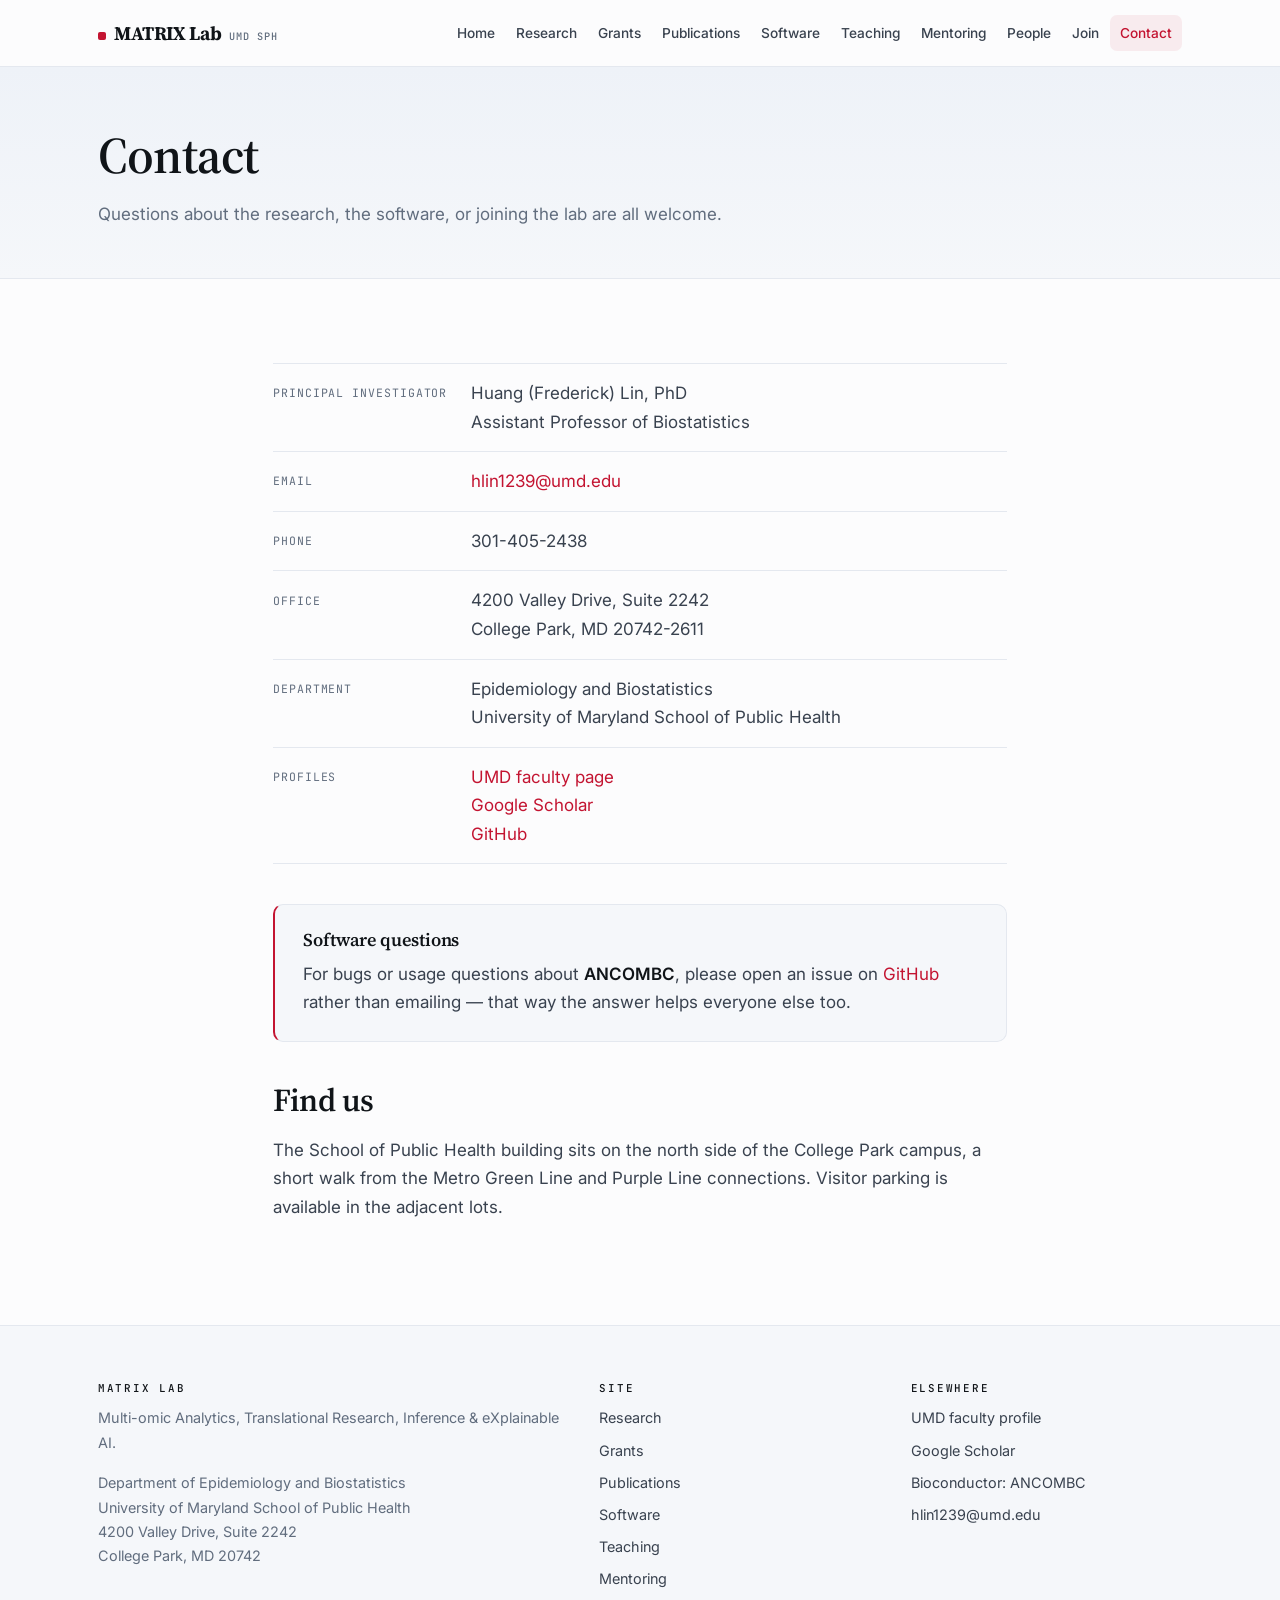
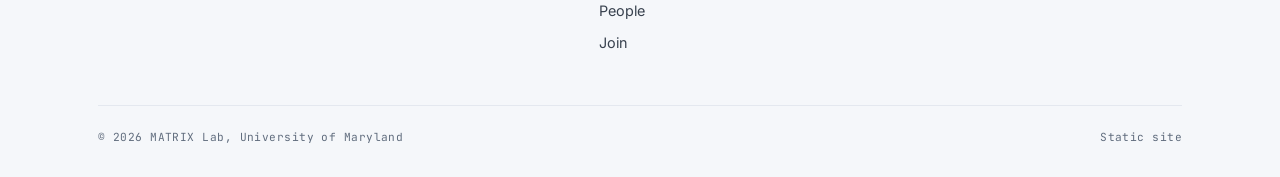
<file: contact.html>
<!DOCTYPE html>
<html lang="en">
<head>
<meta charset="utf-8">
<meta name="viewport" content="width=device-width, initial-scale=1">
<title>Contact | MATRIX Lab</title>
<meta name="description" content="Contact the MATRIX Lab at the University of Maryland School of Public Health.">
<link rel="preconnect" href="https://fonts.googleapis.com">
<link rel="preconnect" href="https://fonts.gstatic.com" crossorigin>
<link href="https://fonts.googleapis.com/css2?family=Inter:wght@400;500;600;700&family=JetBrains+Mono:wght@400;500&family=Source+Serif+4:ital,opsz,wght@0,8..60,400..700;1,8..60,400&display=swap" rel="stylesheet">
<link rel="stylesheet" href="assets/css/style.css">
</head>
<body>
<a class="skip" href="#main">Skip to content</a>

<header class="site-header">
  <div class="wrap nav">
    <a class="brand" href="index.html"><span class="dot"></span>MATRIX Lab <small>UMD SPH</small></a>
    <button class="nav-toggle" aria-expanded="false" aria-controls="nav-links" aria-label="Toggle menu">&#9776;</button>
    <ul class="nav-links" id="nav-links">
      <li><a href="index.html">Home</a></li>
      <li><a href="research.html">Research</a></li>
      <li><a href="grants.html">Grants</a></li>
      <li><a href="publications.html">Publications</a></li>
      <li><a href="software.html">Software</a></li>
      <li><a href="teaching.html">Teaching</a></li>
      <li><a href="mentoring.html">Mentoring</a></li>
      <li><a href="people.html">People</a></li>
      <li><a href="join.html">Join</a></li>
      <li><a href="contact.html" class="active">Contact</a></li>
    </ul>
  </div>
</header>

<main id="main">
  <div class="page-head">
    <div class="wrap">
      <h1>Contact</h1>
      <p>Questions about the research, the software, or joining the lab are all welcome.</p>
    </div>
  </div>

  <section>
    <div class="wrap narrow">
      <div class="rows">
        <div><span class="k">Principal Investigator</span><span>Huang (Frederick) Lin, PhD<br>Assistant Professor of Biostatistics</span></div>
        <div><span class="k">Email</span><span><a href="mailto:hlin1239@umd.edu">hlin1239@umd.edu</a></span></div>
        <div><span class="k">Phone</span><span>301-405-2438</span></div>
        <div><span class="k">Office</span><span>4200 Valley Drive, Suite 2242<br>College Park, MD 20742-2611</span></div>
        <div><span class="k">Department</span><span>Epidemiology and Biostatistics<br>University of Maryland School of Public Health</span></div>
        <div><span class="k">Profiles</span><span>
          <a href="https://sph.umd.edu/people/huang-lin">UMD faculty page</a><br>
          <a href="https://scholar.google.com/citations?user=ysKnF2EAAAAJ&amp;hl=en">Google Scholar</a><br>
          <a href="https://github.com/FrederickHuangLin">GitHub</a>
        </span></div>
      </div>

      <div class="callout" style="margin-top:2.5rem">
        <h3>Software questions</h3>
        <p style="margin-bottom:0">
          For bugs or usage questions about <strong>ANCOMBC</strong>, please open an issue on
          <a href="https://github.com/FrederickHuangLin/ANCOMBC">GitHub</a> rather than emailing &mdash;
          that way the answer helps everyone else too.
        </p>
      </div>

      <h2 style="margin-top:2.5rem">Find us</h2>
      <p>
        The School of Public Health building sits on the north side of the College Park campus, a short
        walk from the Metro Green Line and Purple Line connections. Visitor parking is available in the
        adjacent lots.
      </p>
      <!-- EDIT: to embed a map, paste a Google Maps "Embed a map" iframe here. -->
    </div>
  </section>
</main>

<footer class="site-footer">
  <div class="wrap">
    <div class="footer-grid">
      <div>
        <h4>MATRIX Lab</h4>
        <p>Multi-omic Analytics, Translational Research, Inference &amp; eXplainable AI.</p>
        <p>Department of Epidemiology and Biostatistics<br>
           University of Maryland School of Public Health<br>
           4200 Valley Drive, Suite 2242<br>
           College Park, MD 20742</p>
      </div>
      <div>
        <h4>Site</h4>
        <ul>
          <li><a href="research.html">Research</a></li>
          <li><a href="grants.html">Grants</a></li>
          <li><a href="publications.html">Publications</a></li>
          <li><a href="software.html">Software</a></li>
          <li><a href="teaching.html">Teaching</a></li>
          <li><a href="mentoring.html">Mentoring</a></li>
          <li><a href="people.html">People</a></li>
          <li><a href="join.html">Join</a></li>
        </ul>
      </div>
      <div>
        <h4>Elsewhere</h4>
        <ul>
          <li><a href="https://sph.umd.edu/people/huang-lin">UMD faculty profile</a></li>
          <li><a href="https://scholar.google.com/citations?user=ysKnF2EAAAAJ&amp;hl=en">Google Scholar</a></li>
          <li><a href="https://www.bioconductor.org/packages/ANCOMBC/">Bioconductor: ANCOMBC</a></li>
          <li><a href="mailto:hlin1239@umd.edu">hlin1239@umd.edu</a></li>
        </ul>
      </div>
    </div>
    <div class="footer-bottom">
      <span>&copy; <span class="year">2026</span> MATRIX Lab, University of Maryland</span>
      <span>Static site</span>
    </div>
  </div>
</footer>

<script src="assets/js/main.js"></script>
</body>
</html>
</file>
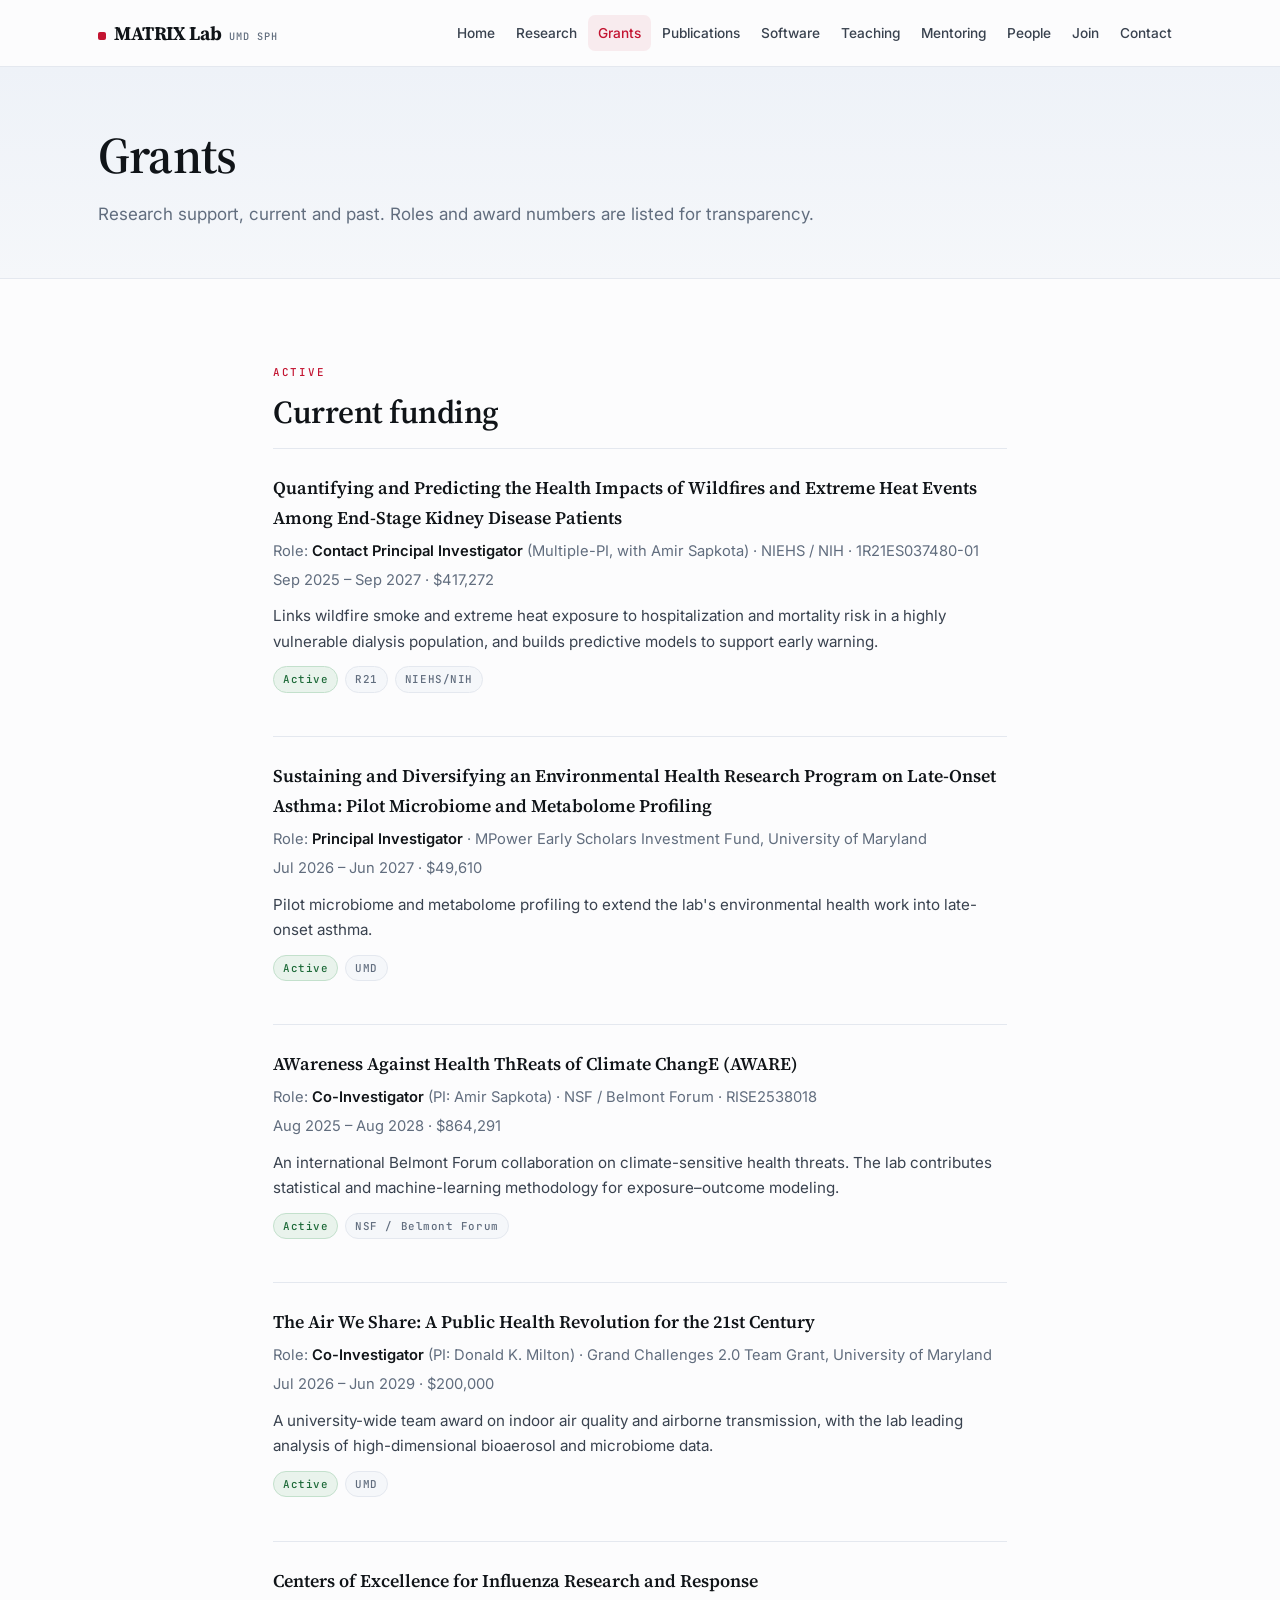
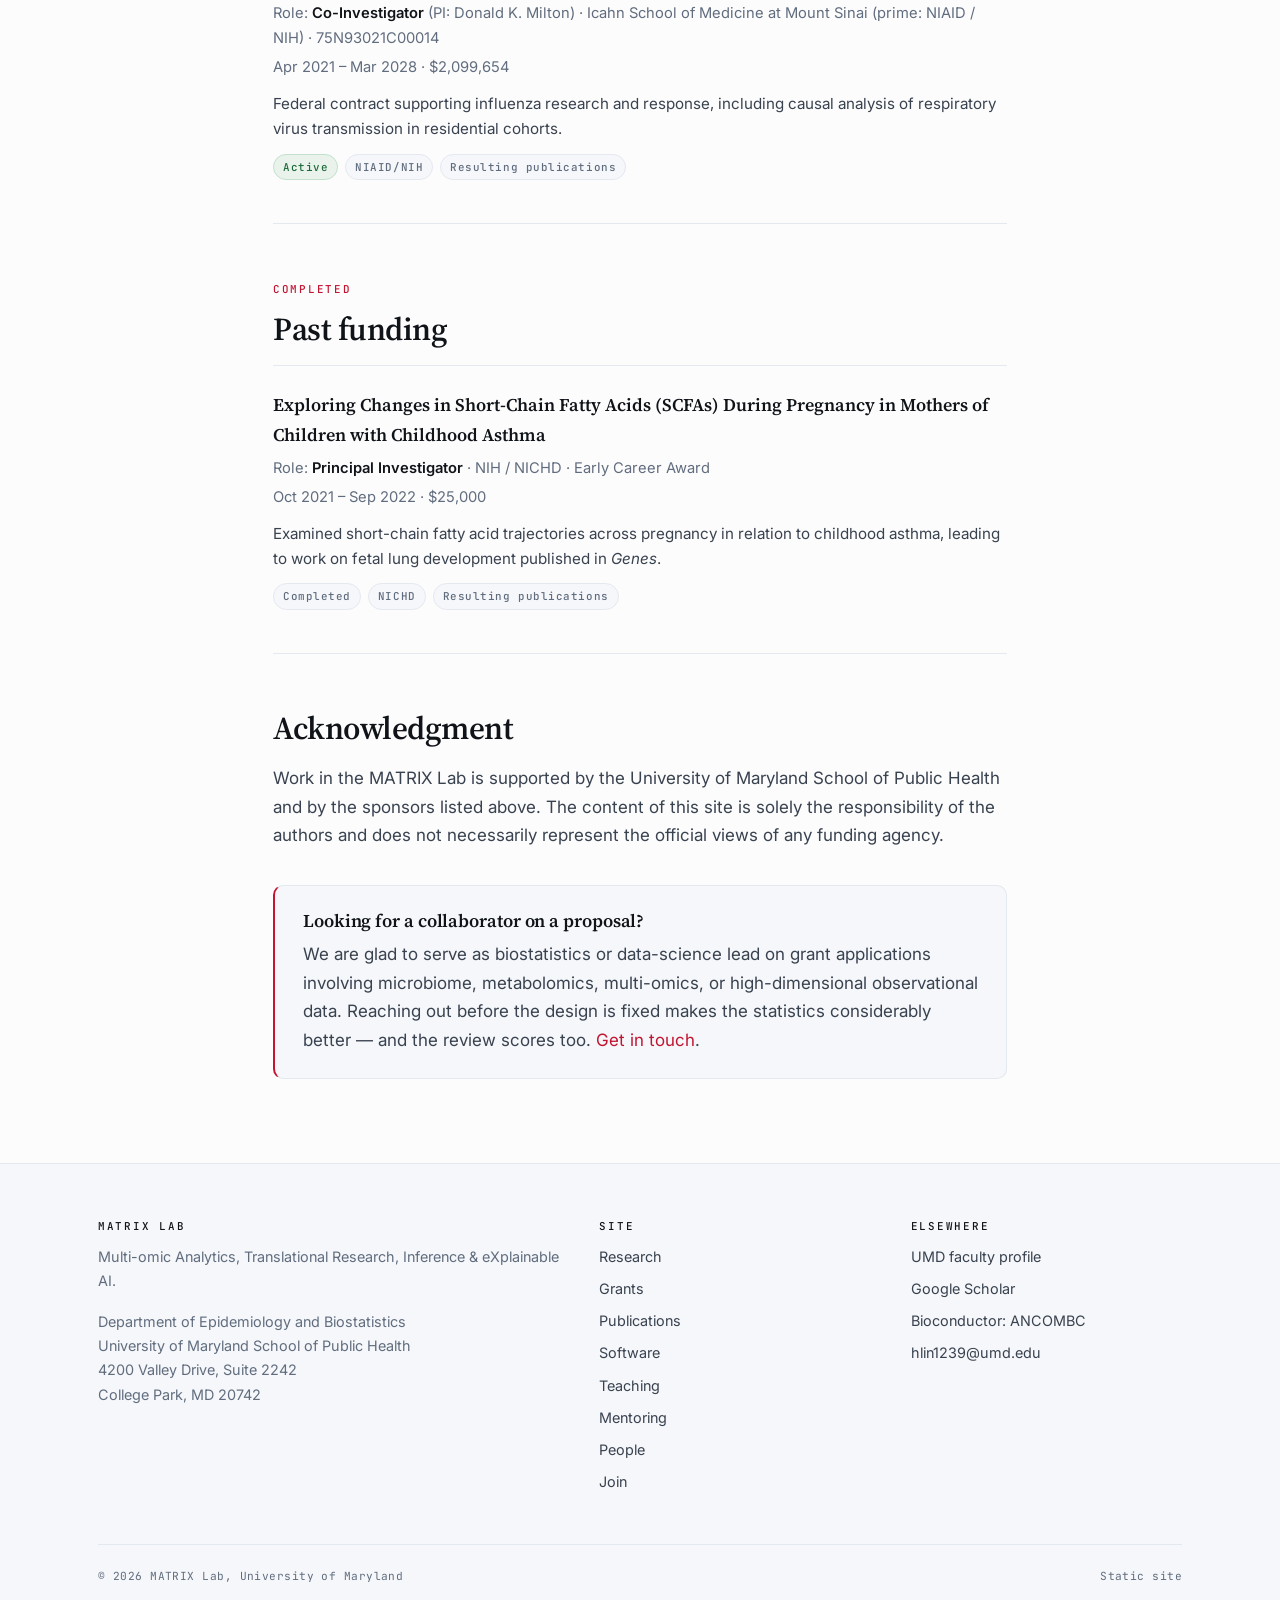
<file: grants.html>
<!DOCTYPE html>
<html lang="en">
<head>
<meta charset="utf-8">
<meta name="viewport" content="width=device-width, initial-scale=1">
<title>Grants | MATRIX Lab</title>
<meta name="description" content="Active and completed research funding supporting the MATRIX Lab at the University of Maryland School of Public Health.">
<link rel="preconnect" href="https://fonts.googleapis.com">
<link rel="preconnect" href="https://fonts.gstatic.com" crossorigin>
<link href="https://fonts.googleapis.com/css2?family=Inter:wght@400;500;600;700&family=JetBrains+Mono:wght@400;500&family=Source+Serif+4:ital,opsz,wght@0,8..60,400..700;1,8..60,400&display=swap" rel="stylesheet">
<link rel="stylesheet" href="assets/css/style.css">
</head>
<body>
<a class="skip" href="#main">Skip to content</a>

<header class="site-header">
  <div class="wrap nav">
    <a class="brand" href="index.html"><span class="dot"></span>MATRIX Lab <small>UMD SPH</small></a>
    <button class="nav-toggle" aria-expanded="false" aria-controls="nav-links" aria-label="Toggle menu">&#9776;</button>
    <ul class="nav-links" id="nav-links">
      <li><a href="index.html">Home</a></li>
      <li><a href="research.html">Research</a></li>
      <li><a href="grants.html" class="active">Grants</a></li>
      <li><a href="publications.html">Publications</a></li>
      <li><a href="software.html">Software</a></li>
      <li><a href="teaching.html">Teaching</a></li>
      <li><a href="mentoring.html">Mentoring</a></li>
      <li><a href="people.html">People</a></li>
      <li><a href="join.html">Join</a></li>
      <li><a href="contact.html">Contact</a></li>
    </ul>
  </div>
</header>

<main id="main">
  <div class="page-head">
    <div class="wrap">
      <h1>Grants</h1>
      <p>Research support, current and past. Roles and award numbers are listed for transparency.</p>
    </div>
  </div>

  <section>
    <div class="wrap narrow">

      <!-- ==========================================================
           EDIT: To add a grant, copy one <li> block and fill it in.
           Swap tag-on (active) for tag-off (completed) as needed.
           Pending proposals are deliberately not listed on this page.
           ========================================================== -->

      <span class="kicker">Active</span>
      <h2>Current funding</h2>
      <ul class="pub-list">

        <li>
          <span class="pub-title">Quantifying and Predicting the Health Impacts of Wildfires and Extreme Heat Events Among End-Stage Kidney Disease Patients</span>
          <p class="pub-authors">Role: <span class="me">Contact Principal Investigator</span> (Multiple-PI, with Amir Sapkota) &middot; NIEHS / NIH &middot; 1R21ES037480-01</p>
          <p class="pub-venue">Sep 2025 &ndash; Sep 2027 &middot; $417,272</p>
          <p class="pub-note">Links wildfire smoke and extreme heat exposure to hospitalization and mortality risk in a highly vulnerable dialysis population, and builds predictive models to support early warning.</p>
          <p class="pub-links">
            <span class="tag tag-on">Active</span>
            <span class="tag">R21</span>
            <span class="tag">NIEHS/NIH</span>
          </p>
        </li>

        <li>
          <span class="pub-title">Sustaining and Diversifying an Environmental Health Research Program on Late-Onset Asthma: Pilot Microbiome and Metabolome Profiling</span>
          <p class="pub-authors">Role: <span class="me">Principal Investigator</span> &middot; MPower Early Scholars Investment Fund, University of Maryland</p>
          <p class="pub-venue">Jul 2026 &ndash; Jun 2027 &middot; $49,610</p>
          <p class="pub-note">Pilot microbiome and metabolome profiling to extend the lab's environmental health work into late-onset asthma.</p>
          <p class="pub-links">
            <span class="tag tag-on">Active</span>
            <span class="tag">UMD</span>
          </p>
        </li>

        <li>
          <span class="pub-title">AWareness Against Health ThReats of Climate ChangE (AWARE)</span>
          <p class="pub-authors">Role: <span class="me">Co-Investigator</span> (PI: Amir Sapkota) &middot; NSF / Belmont Forum &middot; RISE2538018</p>
          <p class="pub-venue">Aug 2025 &ndash; Aug 2028 &middot; $864,291</p>
          <p class="pub-note">An international Belmont Forum collaboration on climate-sensitive health threats. The lab contributes statistical and machine-learning methodology for exposure&ndash;outcome modeling.</p>
          <p class="pub-links">
            <span class="tag tag-on">Active</span>
            <span class="tag">NSF / Belmont Forum</span>
          </p>
        </li>

        <li>
          <span class="pub-title">The Air We Share: A Public Health Revolution for the 21st Century</span>
          <p class="pub-authors">Role: <span class="me">Co-Investigator</span> (PI: Donald K. Milton) &middot; Grand Challenges 2.0 Team Grant, University of Maryland</p>
          <p class="pub-venue">Jul 2026 &ndash; Jun 2029 &middot; $200,000</p>
          <p class="pub-note">A university-wide team award on indoor air quality and airborne transmission, with the lab leading analysis of high-dimensional bioaerosol and microbiome data.</p>
          <p class="pub-links">
            <span class="tag tag-on">Active</span>
            <span class="tag">UMD</span>
          </p>
        </li>

        <li>
          <span class="pub-title">Centers of Excellence for Influenza Research and Response</span>
          <p class="pub-authors">Role: <span class="me">Co-Investigator</span> (PI: Donald K. Milton) &middot; Icahn School of Medicine at Mount Sinai (prime: NIAID / NIH) &middot; 75N93021C00014</p>
          <p class="pub-venue">Apr 2021 &ndash; Mar 2028 &middot; $2,099,654</p>
          <p class="pub-note">Federal contract supporting influenza research and response, including causal analysis of respiratory virus transmission in residential cohorts.</p>
          <p class="pub-links">
            <span class="tag tag-on">Active</span>
            <span class="tag">NIAID/NIH</span>
            <a class="tag" href="publications.html">Resulting publications</a>
          </p>
        </li>

      </ul>

      <span class="kicker" style="margin-top:3.5rem">Completed</span>
      <h2>Past funding</h2>
      <ul class="pub-list">

        <li>
          <span class="pub-title">Exploring Changes in Short-Chain Fatty Acids (SCFAs) During Pregnancy in Mothers of Children with Childhood Asthma</span>
          <p class="pub-authors">Role: <span class="me">Principal Investigator</span> &middot; NIH / NICHD &middot; Early Career Award</p>
          <p class="pub-venue">Oct 2021 &ndash; Sep 2022 &middot; $25,000</p>
          <p class="pub-note">Examined short-chain fatty acid trajectories across pregnancy in relation to childhood asthma, leading to work on fetal lung development published in <em>Genes</em>.</p>
          <p class="pub-links">
            <span class="tag tag-off">Completed</span>
            <span class="tag">NICHD</span>
            <a class="tag" href="publications.html">Resulting publications</a>
          </p>
        </li>

      </ul>

      <h2 style="margin-top:3.5rem">Acknowledgment</h2>
      <p>
        Work in the MATRIX Lab is supported by the University of Maryland School of Public Health and
        by the sponsors listed above. The content of this site is solely the responsibility of the
        authors and does not necessarily represent the official views of any funding agency.
      </p>

      <div class="callout" style="margin-top:2.2rem">
        <h3>Looking for a collaborator on a proposal?</h3>
        <p>
          We are glad to serve as biostatistics or data-science lead on grant applications involving
          microbiome, metabolomics, multi-omics, or high-dimensional observational data. Reaching out
          before the design is fixed makes the statistics considerably better &mdash; and the review
          scores too. <a href="contact.html">Get in touch</a>.
        </p>
      </div>

    </div>
  </section>
</main>

<footer class="site-footer">
  <div class="wrap">
    <div class="footer-grid">
      <div>
        <h4>MATRIX Lab</h4>
        <p>Multi-omic Analytics, Translational Research, Inference &amp; eXplainable AI.</p>
        <p>Department of Epidemiology and Biostatistics<br>
           University of Maryland School of Public Health<br>
           4200 Valley Drive, Suite 2242<br>
           College Park, MD 20742</p>
      </div>
      <div>
        <h4>Site</h4>
        <ul>
          <li><a href="research.html">Research</a></li>
          <li><a href="grants.html">Grants</a></li>
          <li><a href="publications.html">Publications</a></li>
          <li><a href="software.html">Software</a></li>
          <li><a href="teaching.html">Teaching</a></li>
          <li><a href="mentoring.html">Mentoring</a></li>
          <li><a href="people.html">People</a></li>
          <li><a href="join.html">Join</a></li>
        </ul>
      </div>
      <div>
        <h4>Elsewhere</h4>
        <ul>
          <li><a href="https://sph.umd.edu/people/huang-lin">UMD faculty profile</a></li>
          <li><a href="https://scholar.google.com/citations?user=ysKnF2EAAAAJ&amp;hl=en">Google Scholar</a></li>
          <li><a href="https://www.bioconductor.org/packages/ANCOMBC/">Bioconductor: ANCOMBC</a></li>
          <li><a href="mailto:hlin1239@umd.edu">hlin1239@umd.edu</a></li>
        </ul>
      </div>
    </div>
    <div class="footer-bottom">
      <span>&copy; <span class="year">2026</span> MATRIX Lab, University of Maryland</span>
      <span>Static site</span>
    </div>
  </div>
</footer>

<script src="assets/js/main.js"></script>
</body>
</html>
</file>
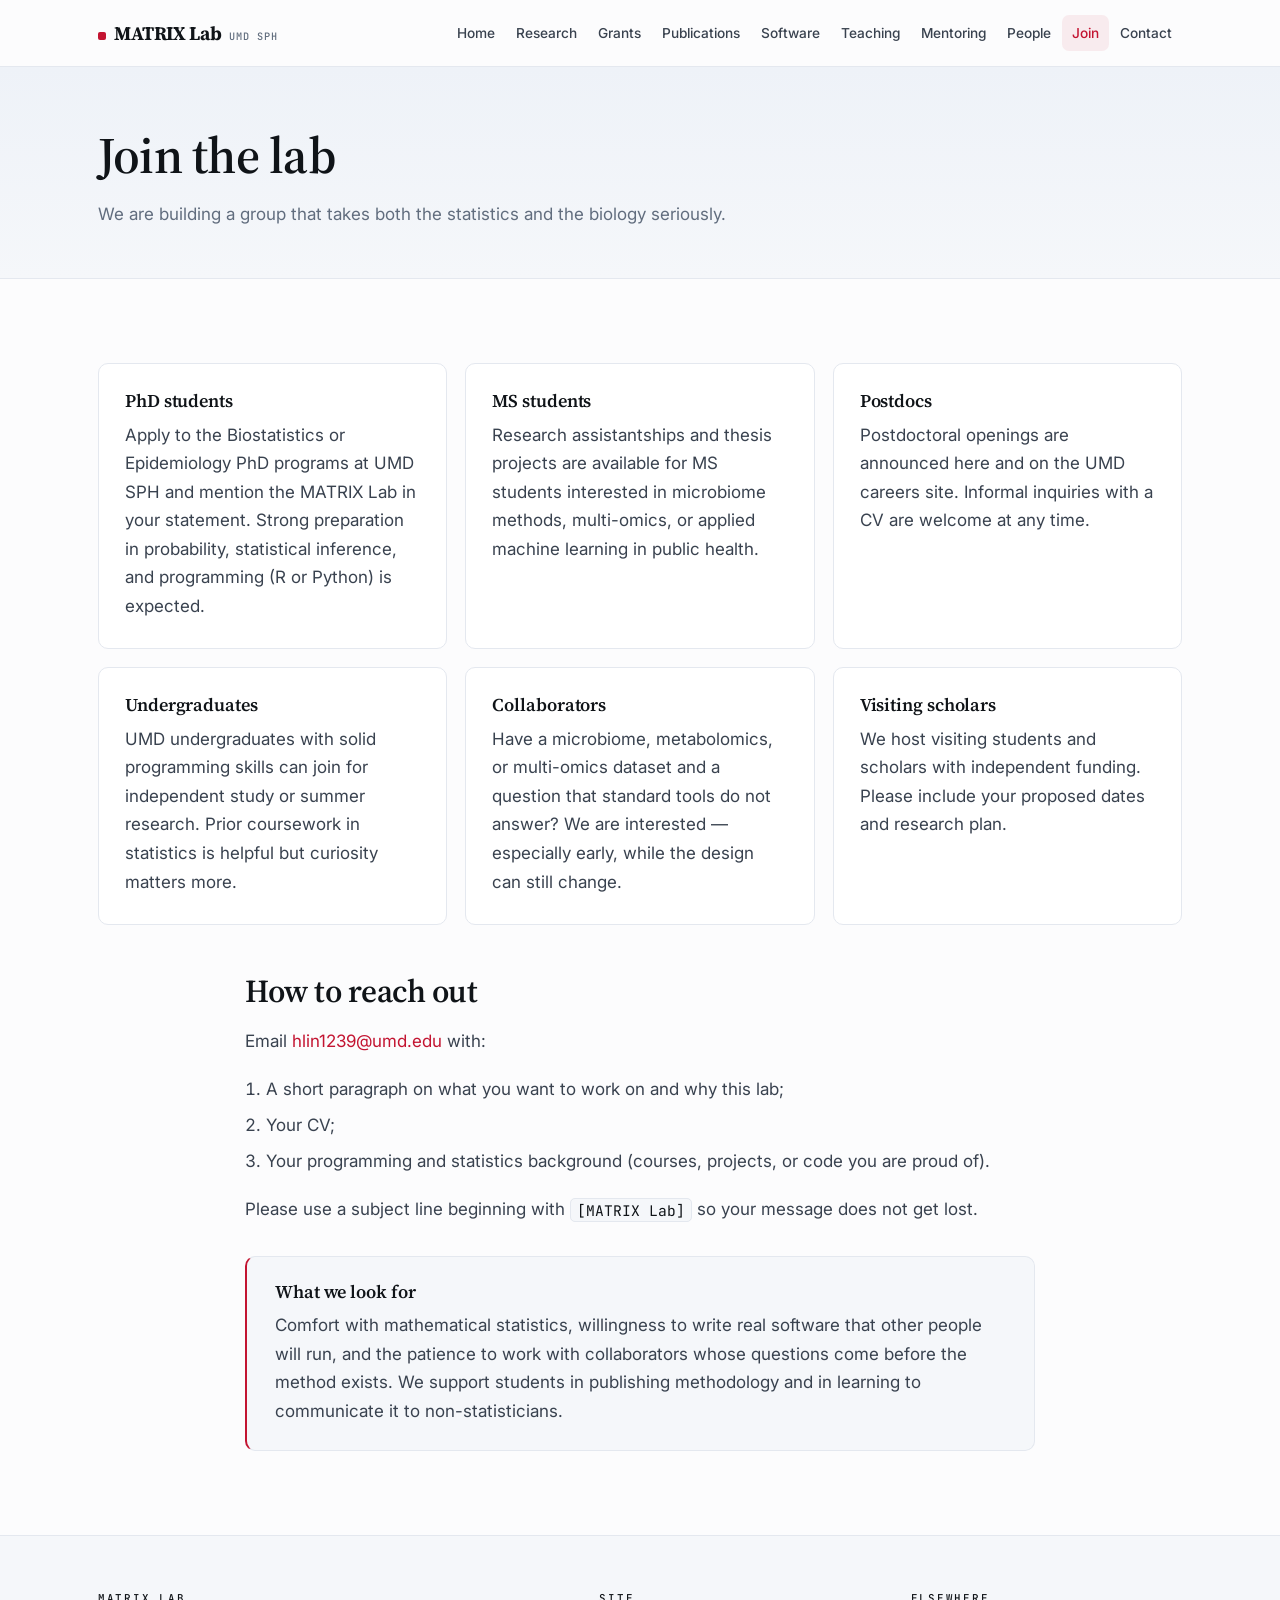
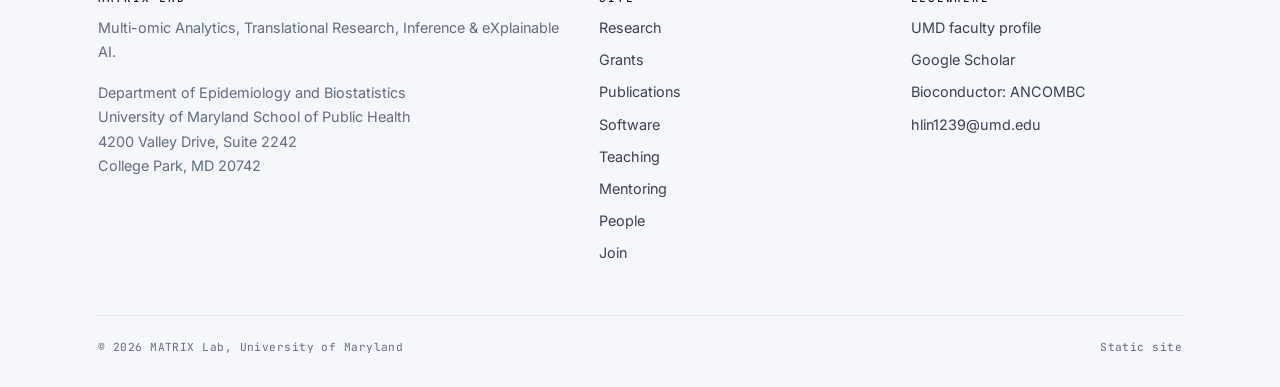
<file: join.html>
<!DOCTYPE html>
<html lang="en">
<head>
<meta charset="utf-8">
<meta name="viewport" content="width=device-width, initial-scale=1">
<title>Join the Lab | MATRIX Lab</title>
<meta name="description" content="Opportunities for PhD students, MS students, postdocs, and collaborators in the MATRIX Lab at the University of Maryland School of Public Health.">
<link rel="preconnect" href="https://fonts.googleapis.com">
<link rel="preconnect" href="https://fonts.gstatic.com" crossorigin>
<link href="https://fonts.googleapis.com/css2?family=Inter:wght@400;500;600;700&family=JetBrains+Mono:wght@400;500&family=Source+Serif+4:ital,opsz,wght@0,8..60,400..700;1,8..60,400&display=swap" rel="stylesheet">
<link rel="stylesheet" href="assets/css/style.css">
</head>
<body>
<a class="skip" href="#main">Skip to content</a>

<header class="site-header">
  <div class="wrap nav">
    <a class="brand" href="index.html"><span class="dot"></span>MATRIX Lab <small>UMD SPH</small></a>
    <button class="nav-toggle" aria-expanded="false" aria-controls="nav-links" aria-label="Toggle menu">&#9776;</button>
    <ul class="nav-links" id="nav-links">
      <li><a href="index.html">Home</a></li>
      <li><a href="research.html">Research</a></li>
      <li><a href="grants.html">Grants</a></li>
      <li><a href="publications.html">Publications</a></li>
      <li><a href="software.html">Software</a></li>
      <li><a href="teaching.html">Teaching</a></li>
      <li><a href="mentoring.html">Mentoring</a></li>
      <li><a href="people.html">People</a></li>
      <li><a href="join.html" class="active">Join</a></li>
      <li><a href="contact.html">Contact</a></li>
    </ul>
  </div>
</header>

<main id="main">
  <div class="page-head">
    <div class="wrap">
      <h1>Join the lab</h1>
      <p>We are building a group that takes both the statistics and the biology seriously.</p>
    </div>
  </div>

  <section>
    <div class="wrap">
      <div class="grid grid-3">
        <div class="card">
          <h3>PhD students</h3>
          <p>
            Apply to the Biostatistics or Epidemiology PhD programs at UMD SPH and mention the MATRIX Lab
            in your statement. Strong preparation in probability, statistical inference, and programming
            (R or Python) is expected.
          </p>
        </div>
        <div class="card">
          <h3>MS students</h3>
          <p>
            Research assistantships and thesis projects are available for MS students interested in
            microbiome methods, multi-omics, or applied machine learning in public health.
          </p>
        </div>
        <div class="card">
          <h3>Postdocs</h3>
          <p>
            Postdoctoral openings are announced here and on the UMD careers site. Informal inquiries
            with a CV are welcome at any time.
          </p>
        </div>
        <div class="card">
          <h3>Undergraduates</h3>
          <p>
            UMD undergraduates with solid programming skills can join for independent study or summer
            research. Prior coursework in statistics is helpful but curiosity matters more.
          </p>
        </div>
        <div class="card">
          <h3>Collaborators</h3>
          <p>
            Have a microbiome, metabolomics, or multi-omics dataset and a question that standard tools
            do not answer? We are interested &mdash; especially early, while the design can still change.
          </p>
        </div>
        <div class="card">
          <h3>Visiting scholars</h3>
          <p>
            We host visiting students and scholars with independent funding. Please include your
            proposed dates and research plan.
          </p>
        </div>
      </div>

      <div class="wrap narrow" style="padding:0;margin-top:3rem">
        <h2>How to reach out</h2>
        <p>Email <a href="mailto:hlin1239@umd.edu">hlin1239@umd.edu</a> with:</p>
        <ol>
          <li>A short paragraph on what you want to work on and why this lab;</li>
          <li>Your CV;</li>
          <li>Your programming and statistics background (courses, projects, or code you are proud of).</li>
        </ol>
        <p>
          Please use a subject line beginning with <code>[MATRIX Lab]</code> so your message does not
          get lost.
        </p>

        <div class="callout" style="margin-top:2rem">
          <h3>What we look for</h3>
          <p style="margin-bottom:0">
            Comfort with mathematical statistics, willingness to write real software that other people
            will run, and the patience to work with collaborators whose questions come before the method
            exists. We support students in publishing methodology and in learning to communicate it to
            non-statisticians.
          </p>
        </div>
      </div>
    </div>
  </section>
</main>

<footer class="site-footer">
  <div class="wrap">
    <div class="footer-grid">
      <div>
        <h4>MATRIX Lab</h4>
        <p>Multi-omic Analytics, Translational Research, Inference &amp; eXplainable AI.</p>
        <p>Department of Epidemiology and Biostatistics<br>
           University of Maryland School of Public Health<br>
           4200 Valley Drive, Suite 2242<br>
           College Park, MD 20742</p>
      </div>
      <div>
        <h4>Site</h4>
        <ul>
          <li><a href="research.html">Research</a></li>
          <li><a href="grants.html">Grants</a></li>
          <li><a href="publications.html">Publications</a></li>
          <li><a href="software.html">Software</a></li>
          <li><a href="teaching.html">Teaching</a></li>
          <li><a href="mentoring.html">Mentoring</a></li>
          <li><a href="people.html">People</a></li>
          <li><a href="join.html">Join</a></li>
        </ul>
      </div>
      <div>
        <h4>Elsewhere</h4>
        <ul>
          <li><a href="https://sph.umd.edu/people/huang-lin">UMD faculty profile</a></li>
          <li><a href="https://scholar.google.com/citations?user=ysKnF2EAAAAJ&amp;hl=en">Google Scholar</a></li>
          <li><a href="https://www.bioconductor.org/packages/ANCOMBC/">Bioconductor: ANCOMBC</a></li>
          <li><a href="mailto:hlin1239@umd.edu">hlin1239@umd.edu</a></li>
        </ul>
      </div>
    </div>
    <div class="footer-bottom">
      <span>&copy; <span class="year">2026</span> MATRIX Lab, University of Maryland</span>
      <span>Static site</span>
    </div>
  </div>
</footer>

<script src="assets/js/main.js"></script>
</body>
</html>
</file>
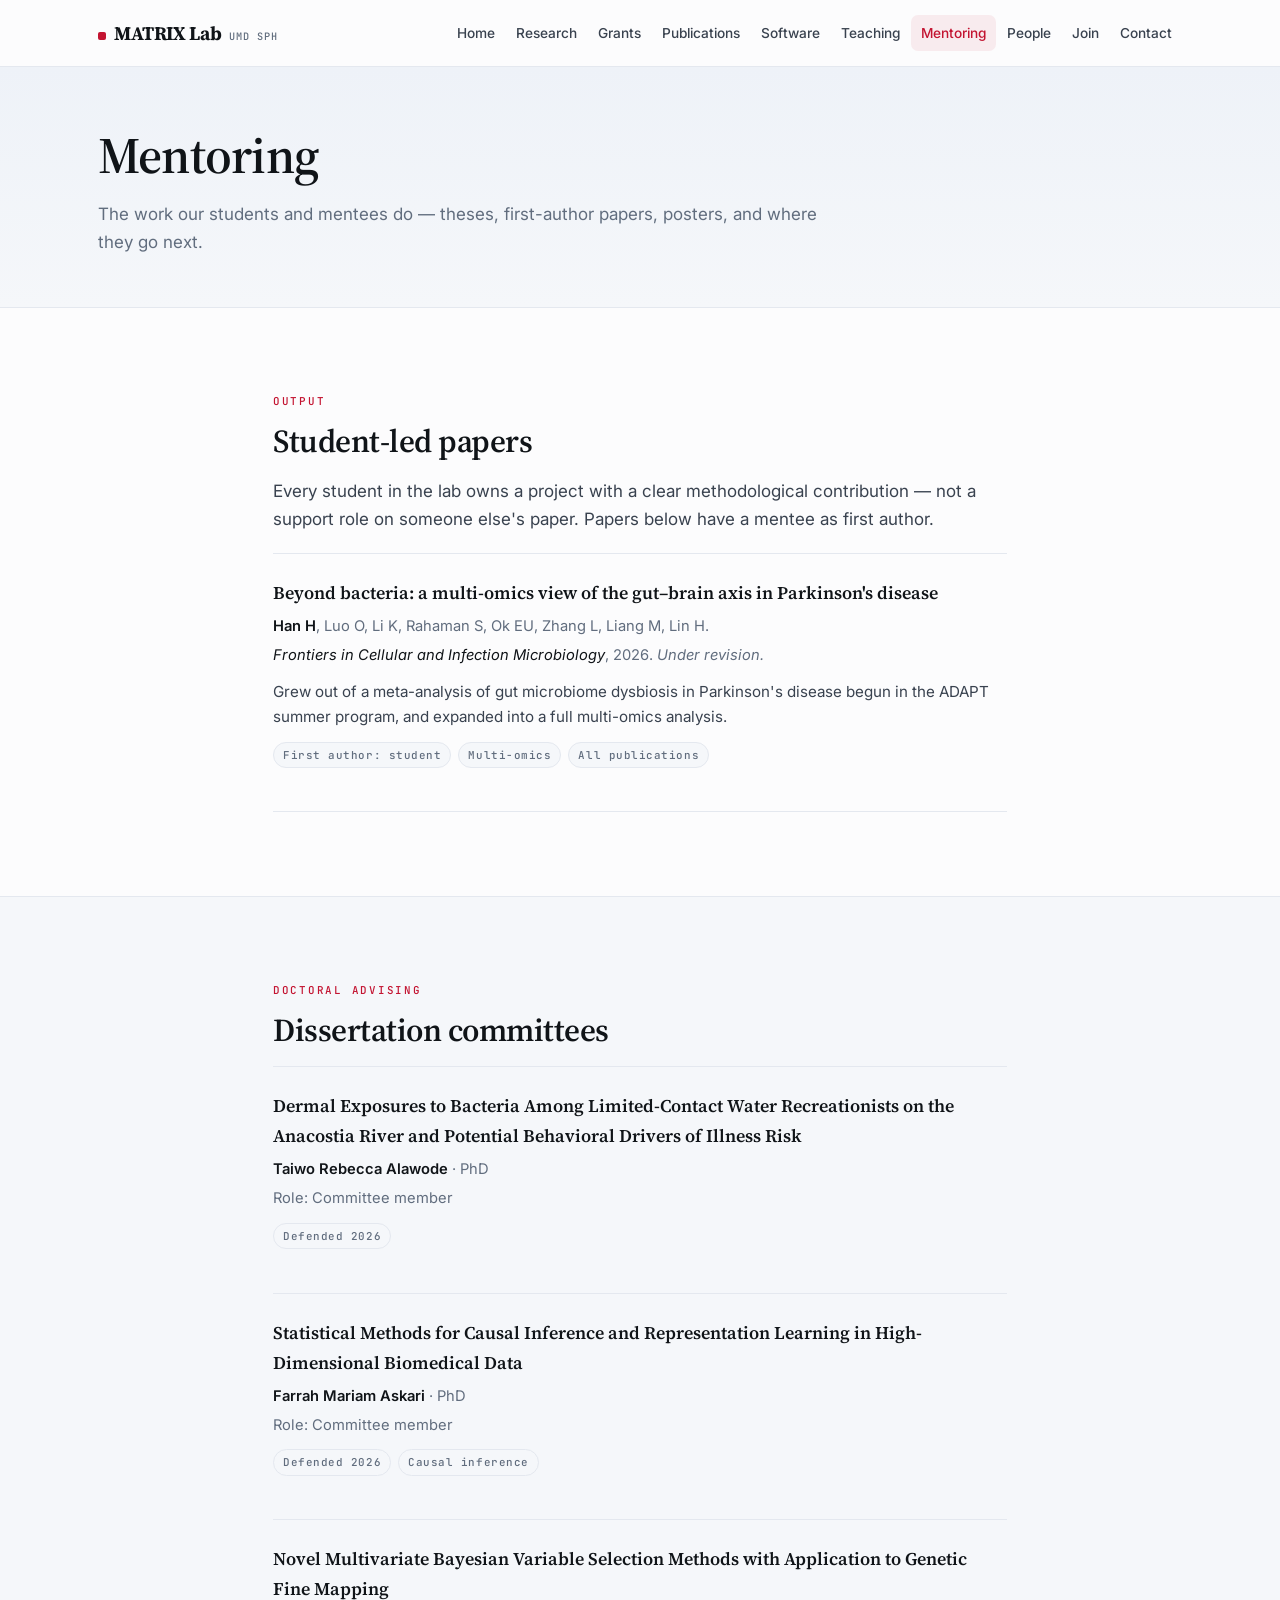
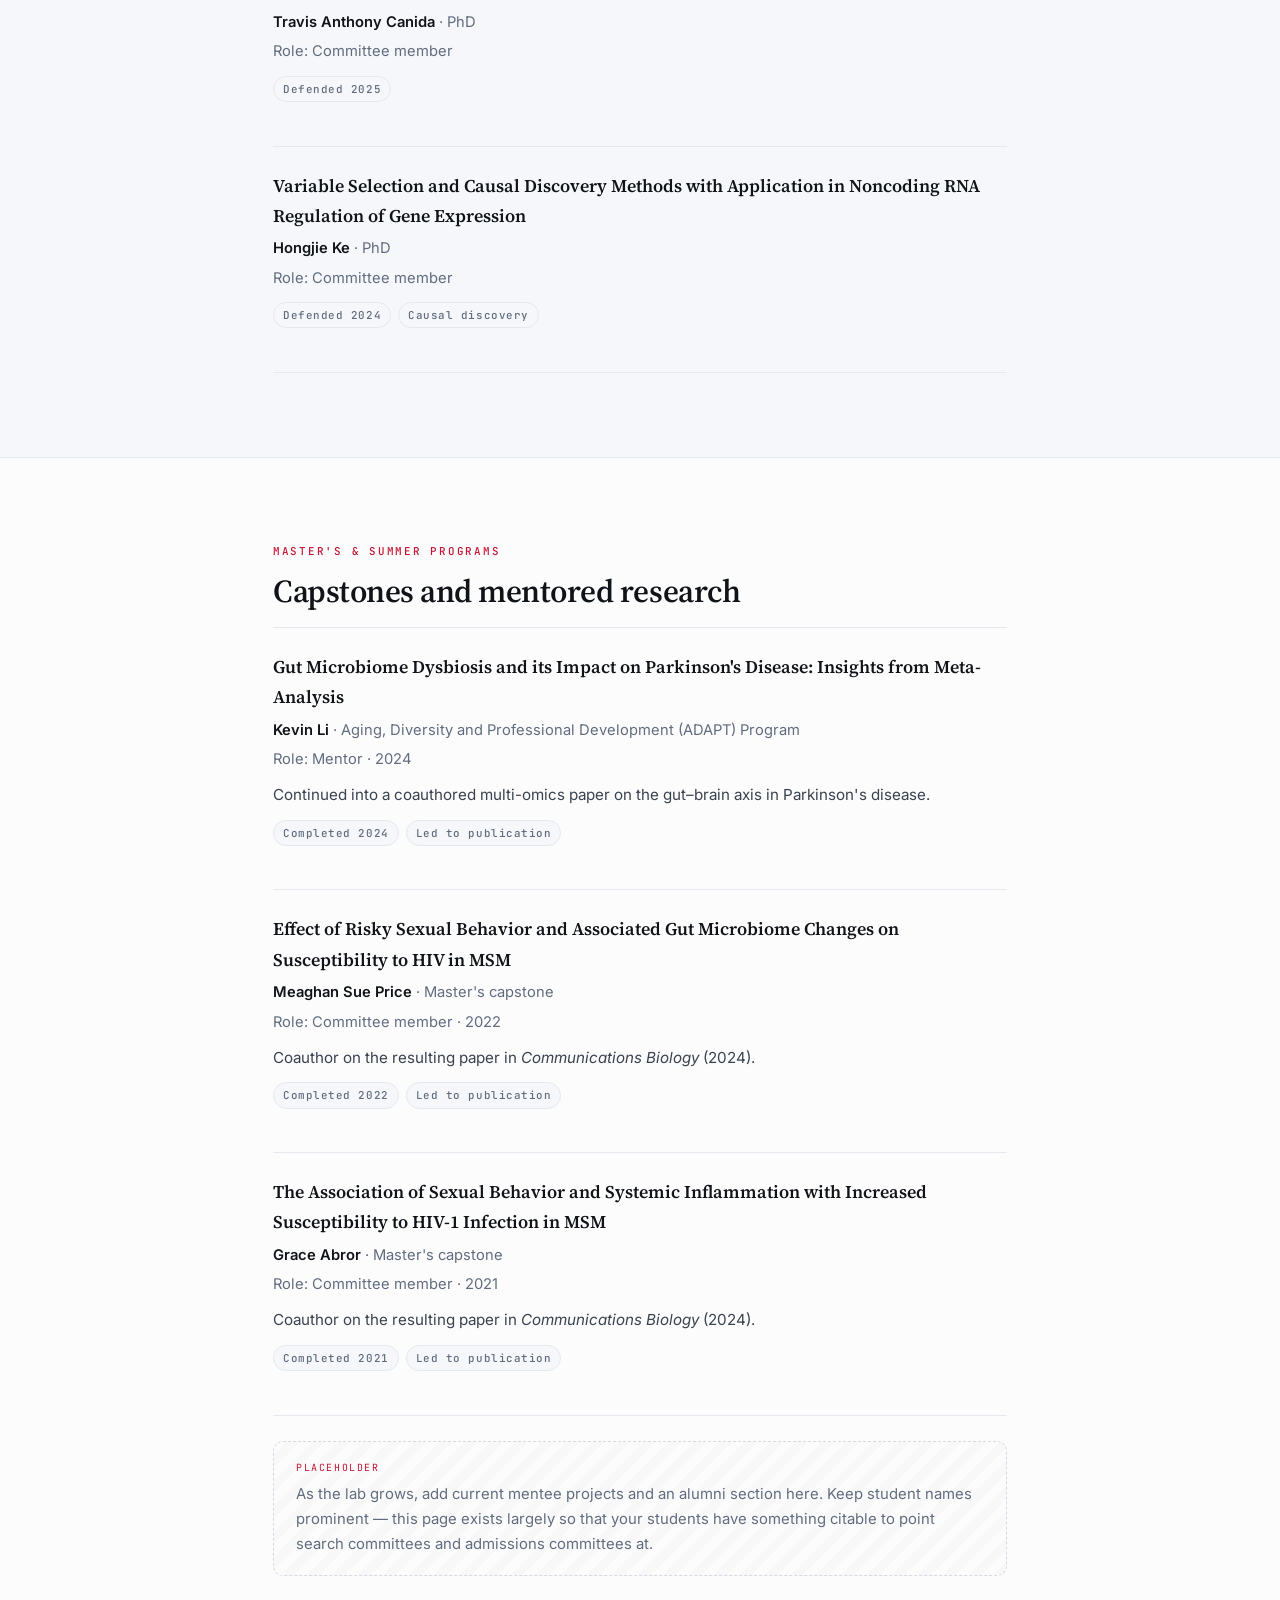
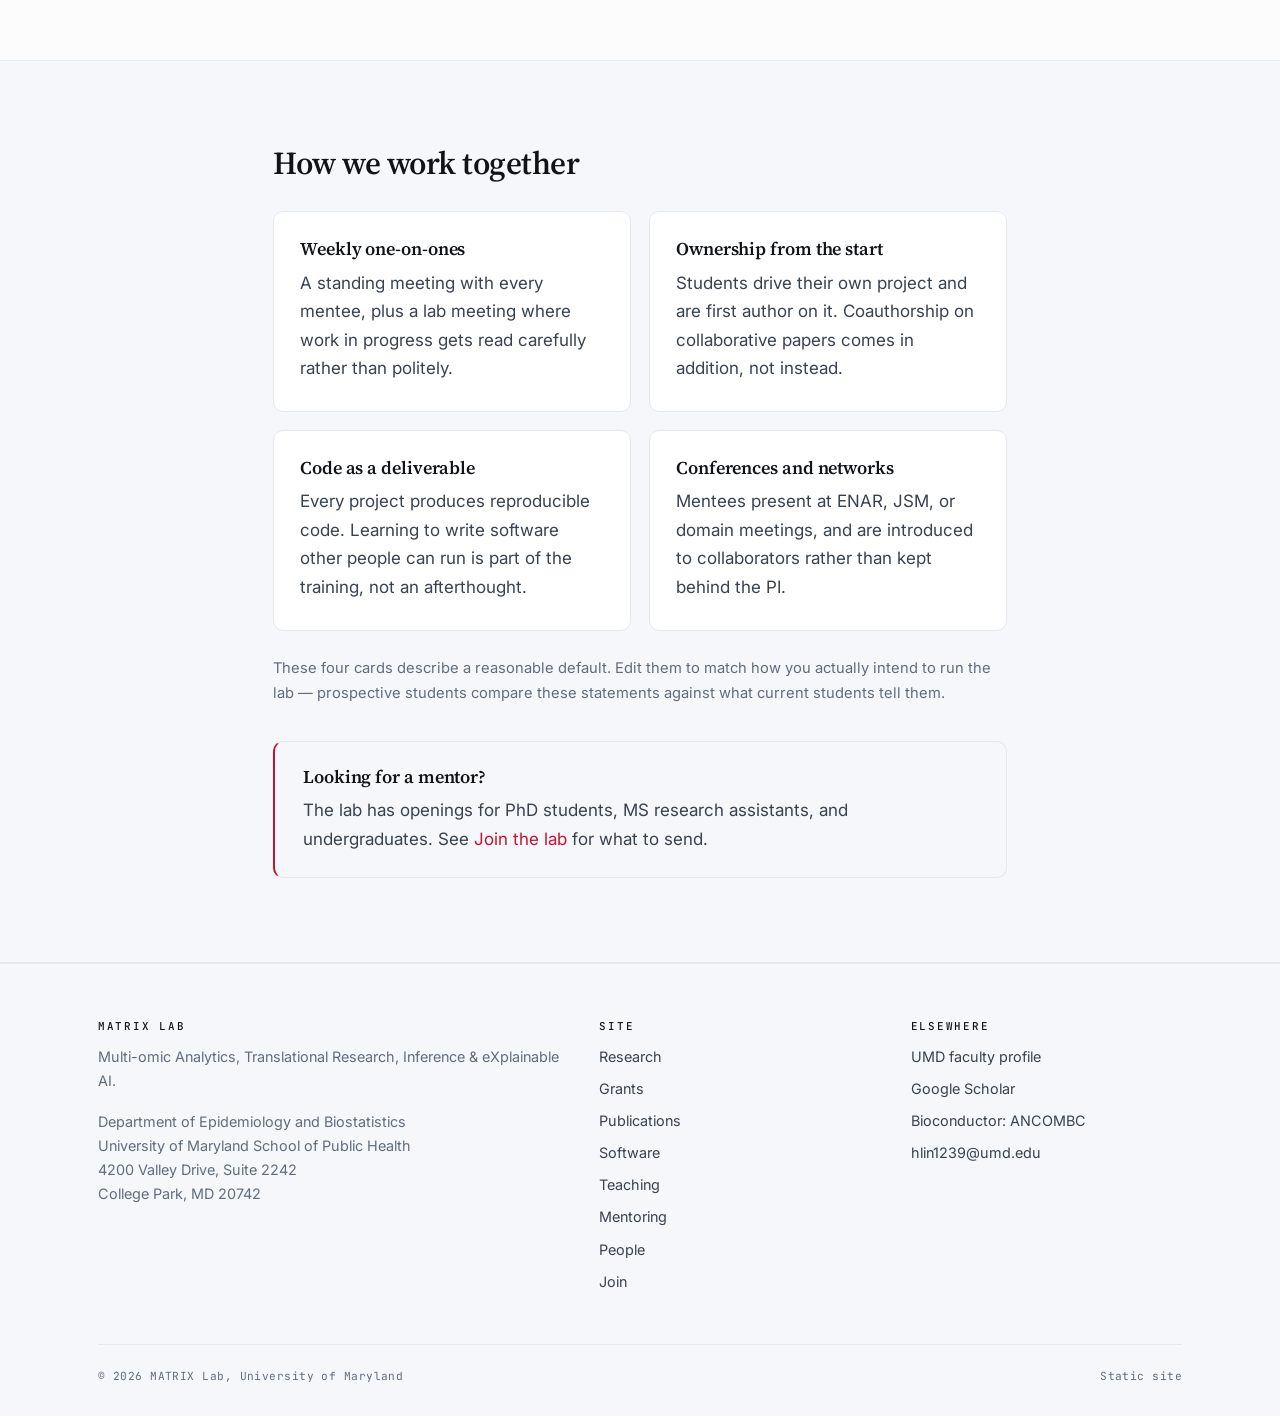
<file: mentoring.html>
<!DOCTYPE html>
<html lang="en">
<head>
<meta charset="utf-8">
<meta name="viewport" content="width=device-width, initial-scale=1">
<title>Mentoring | MATRIX Lab</title>
<meta name="description" content="Student and mentee projects, theses, presentations, and alumni placements from the MATRIX Lab at the University of Maryland.">
<link rel="preconnect" href="https://fonts.googleapis.com">
<link rel="preconnect" href="https://fonts.gstatic.com" crossorigin>
<link href="https://fonts.googleapis.com/css2?family=Inter:wght@400;500;600;700&family=JetBrains+Mono:wght@400;500&family=Source+Serif+4:ital,opsz,wght@0,8..60,400..700;1,8..60,400&display=swap" rel="stylesheet">
<link rel="stylesheet" href="assets/css/style.css">
</head>
<body>
<a class="skip" href="#main">Skip to content</a>

<header class="site-header">
  <div class="wrap nav">
    <a class="brand" href="index.html"><span class="dot"></span>MATRIX Lab <small>UMD SPH</small></a>
    <button class="nav-toggle" aria-expanded="false" aria-controls="nav-links" aria-label="Toggle menu">&#9776;</button>
    <ul class="nav-links" id="nav-links">
      <li><a href="index.html">Home</a></li>
      <li><a href="research.html">Research</a></li>
      <li><a href="grants.html">Grants</a></li>
      <li><a href="publications.html">Publications</a></li>
      <li><a href="software.html">Software</a></li>
      <li><a href="teaching.html">Teaching</a></li>
      <li><a href="mentoring.html" class="active">Mentoring</a></li>
      <li><a href="people.html">People</a></li>
      <li><a href="join.html">Join</a></li>
      <li><a href="contact.html">Contact</a></li>
    </ul>
  </div>
</header>

<main id="main">
  <div class="page-head">
    <div class="wrap">
      <h1>Mentoring</h1>
      <p>The work our students and mentees do &mdash; theses, first-author papers, posters, and where they go next.</p>
    </div>
  </div>

  <!-- ============ STUDENT OUTPUT ============ -->
  <section>
    <div class="wrap narrow">
      <span class="kicker">Output</span>
      <h2>Student-led papers</h2>
      <p>
        Every student in the lab owns a project with a clear methodological contribution &mdash; not a
        support role on someone else's paper. Papers below have a mentee as first author.
      </p>

      <!-- EDIT: copy one <li> per paper. Mirror the format on publications.html. -->
      <ul class="pub-list">
        <li>
          <span class="pub-title">Beyond bacteria: a multi-omics view of the gut&ndash;brain axis in Parkinson's disease</span>
          <p class="pub-authors"><span class="me">Han H</span>, Luo O, Li K, Rahaman S, Ok EU, Zhang L, Liang M, Lin H.</p>
          <p class="pub-venue"><em>Frontiers in Cellular and Infection Microbiology</em>, 2026. <em style="color:var(--muted)">Under revision.</em></p>
          <p class="pub-note">Grew out of a meta-analysis of gut microbiome dysbiosis in Parkinson's disease begun in the ADAPT summer program, and expanded into a full multi-omics analysis.</p>
          <p class="pub-links">
            <span class="tag">First author: student</span>
            <span class="tag">Multi-omics</span>
            <a class="tag" href="publications.html">All publications</a>
          </p>
        </li>
      </ul>
    </div>
  </section>

  <!-- ============ DOCTORAL COMMITTEES ============ -->
  <section class="soft">
    <div class="wrap narrow">
      <span class="kicker">Doctoral advising</span>
      <h2>Dissertation committees</h2>

      <ul class="pub-list">
        <li>
          <span class="pub-title">Dermal Exposures to Bacteria Among Limited-Contact Water Recreationists on the Anacostia River and Potential Behavioral Drivers of Illness Risk</span>
          <p class="pub-authors"><span class="me">Taiwo Rebecca Alawode</span> &middot; PhD</p>
          <p class="pub-venue">Role: Committee member</p>
          <p class="pub-links"><span class="tag tag-off">Defended 2026</span></p>
        </li>
        <li>
          <span class="pub-title">Statistical Methods for Causal Inference and Representation Learning in High-Dimensional Biomedical Data</span>
          <p class="pub-authors"><span class="me">Farrah Mariam Askari</span> &middot; PhD</p>
          <p class="pub-venue">Role: Committee member</p>
          <p class="pub-links"><span class="tag tag-off">Defended 2026</span><span class="tag">Causal inference</span></p>
        </li>
        <li>
          <span class="pub-title">Novel Multivariate Bayesian Variable Selection Methods with Application to Genetic Fine Mapping</span>
          <p class="pub-authors"><span class="me">Travis Anthony Canida</span> &middot; PhD</p>
          <p class="pub-venue">Role: Committee member</p>
          <p class="pub-links"><span class="tag tag-off">Defended 2025</span></p>
        </li>
        <li>
          <span class="pub-title">Variable Selection and Causal Discovery Methods with Application in Noncoding RNA Regulation of Gene Expression</span>
          <p class="pub-authors"><span class="me">Hongjie Ke</span> &middot; PhD</p>
          <p class="pub-venue">Role: Committee member</p>
          <p class="pub-links"><span class="tag tag-off">Defended 2024</span><span class="tag">Causal discovery</span></p>
        </li>
      </ul>
    </div>
  </section>

  <!-- ============ MASTER'S & PROGRAMS ============ -->
  <section>
    <div class="wrap narrow">
      <span class="kicker">Master's &amp; summer programs</span>
      <h2>Capstones and mentored research</h2>

      <ul class="pub-list">
        <li>
          <span class="pub-title">Gut Microbiome Dysbiosis and its Impact on Parkinson's Disease: Insights from Meta-Analysis</span>
          <p class="pub-authors"><span class="me">Kevin Li</span> &middot; Aging, Diversity and Professional Development (ADAPT) Program</p>
          <p class="pub-venue">Role: Mentor &middot; 2024</p>
          <p class="pub-note">Continued into a coauthored multi-omics paper on the gut&ndash;brain axis in Parkinson's disease.</p>
          <p class="pub-links"><span class="tag tag-off">Completed 2024</span><span class="tag">Led to publication</span></p>
        </li>
        <li>
          <span class="pub-title">Effect of Risky Sexual Behavior and Associated Gut Microbiome Changes on Susceptibility to HIV in MSM</span>
          <p class="pub-authors"><span class="me">Meaghan Sue Price</span> &middot; Master's capstone</p>
          <p class="pub-venue">Role: Committee member &middot; 2022</p>
          <p class="pub-note">Coauthor on the resulting paper in <em>Communications Biology</em> (2024).</p>
          <p class="pub-links"><span class="tag tag-off">Completed 2022</span><span class="tag">Led to publication</span></p>
        </li>
        <li>
          <span class="pub-title">The Association of Sexual Behavior and Systemic Inflammation with Increased Susceptibility to HIV-1 Infection in MSM</span>
          <p class="pub-authors"><span class="me">Grace Abror</span> &middot; Master's capstone</p>
          <p class="pub-venue">Role: Committee member &middot; 2021</p>
          <p class="pub-note">Coauthor on the resulting paper in <em>Communications Biology</em> (2024).</p>
          <p class="pub-links"><span class="tag tag-off">Completed 2021</span><span class="tag">Led to publication</span></p>
        </li>
      </ul>

      <div class="todo" style="margin-top:1.6rem">
        <p>As the lab grows, add current mentee projects and an alumni section here. Keep student names
        prominent &mdash; this page exists largely so that your students have something citable to point
        search committees and admissions committees at.</p>
      </div>
    </div>
  </section>

  <!-- ============ PHILOSOPHY ============ -->
  <section class="soft">
    <div class="wrap narrow">
      <h2>How we work together</h2>
      <div class="grid grid-2" style="margin-top:1.8rem">
        <div class="card">
          <h3>Weekly one-on-ones</h3>
          <p>A standing meeting with every mentee, plus a lab meeting where work in progress gets read carefully rather than politely.</p>
        </div>
        <div class="card">
          <h3>Ownership from the start</h3>
          <p>Students drive their own project and are first author on it. Coauthorship on collaborative papers comes in addition, not instead.</p>
        </div>
        <div class="card">
          <h3>Code as a deliverable</h3>
          <p>Every project produces reproducible code. Learning to write software other people can run is part of the training, not an afterthought.</p>
        </div>
        <div class="card">
          <h3>Conferences and networks</h3>
          <p>Mentees present at ENAR, JSM, or domain meetings, and are introduced to collaborators rather than kept behind the PI.</p>
        </div>
      </div>
      <p style="margin-top:1.6rem;color:var(--muted);font-size:.92rem">
        These four cards describe a reasonable default. Edit them to match how you actually intend to
        run the lab &mdash; prospective students compare these statements against what current
        students tell them.
      </p>

      <div class="callout" style="margin-top:2.2rem">
        <h3>Looking for a mentor?</h3>
        <p>
          The lab has openings for PhD students, MS research assistants, and undergraduates.
          See <a href="join.html">Join the lab</a> for what to send.
        </p>
      </div>
    </div>
  </section>
</main>

<footer class="site-footer">
  <div class="wrap">
    <div class="footer-grid">
      <div>
        <h4>MATRIX Lab</h4>
        <p>Multi-omic Analytics, Translational Research, Inference &amp; eXplainable AI.</p>
        <p>Department of Epidemiology and Biostatistics<br>
           University of Maryland School of Public Health<br>
           4200 Valley Drive, Suite 2242<br>
           College Park, MD 20742</p>
      </div>
      <div>
        <h4>Site</h4>
        <ul>
          <li><a href="research.html">Research</a></li>
          <li><a href="grants.html">Grants</a></li>
          <li><a href="publications.html">Publications</a></li>
          <li><a href="software.html">Software</a></li>
          <li><a href="teaching.html">Teaching</a></li>
          <li><a href="mentoring.html">Mentoring</a></li>
          <li><a href="people.html">People</a></li>
          <li><a href="join.html">Join</a></li>
        </ul>
      </div>
      <div>
        <h4>Elsewhere</h4>
        <ul>
          <li><a href="https://sph.umd.edu/people/huang-lin">UMD faculty profile</a></li>
          <li><a href="https://scholar.google.com/citations?user=ysKnF2EAAAAJ&amp;hl=en">Google Scholar</a></li>
          <li><a href="https://www.bioconductor.org/packages/ANCOMBC/">Bioconductor: ANCOMBC</a></li>
          <li><a href="mailto:hlin1239@umd.edu">hlin1239@umd.edu</a></li>
        </ul>
      </div>
    </div>
    <div class="footer-bottom">
      <span>&copy; <span class="year">2026</span> MATRIX Lab, University of Maryland</span>
      <span>Static site</span>
    </div>
  </div>
</footer>

<script src="assets/js/main.js"></script>
</body>
</html>
</file>
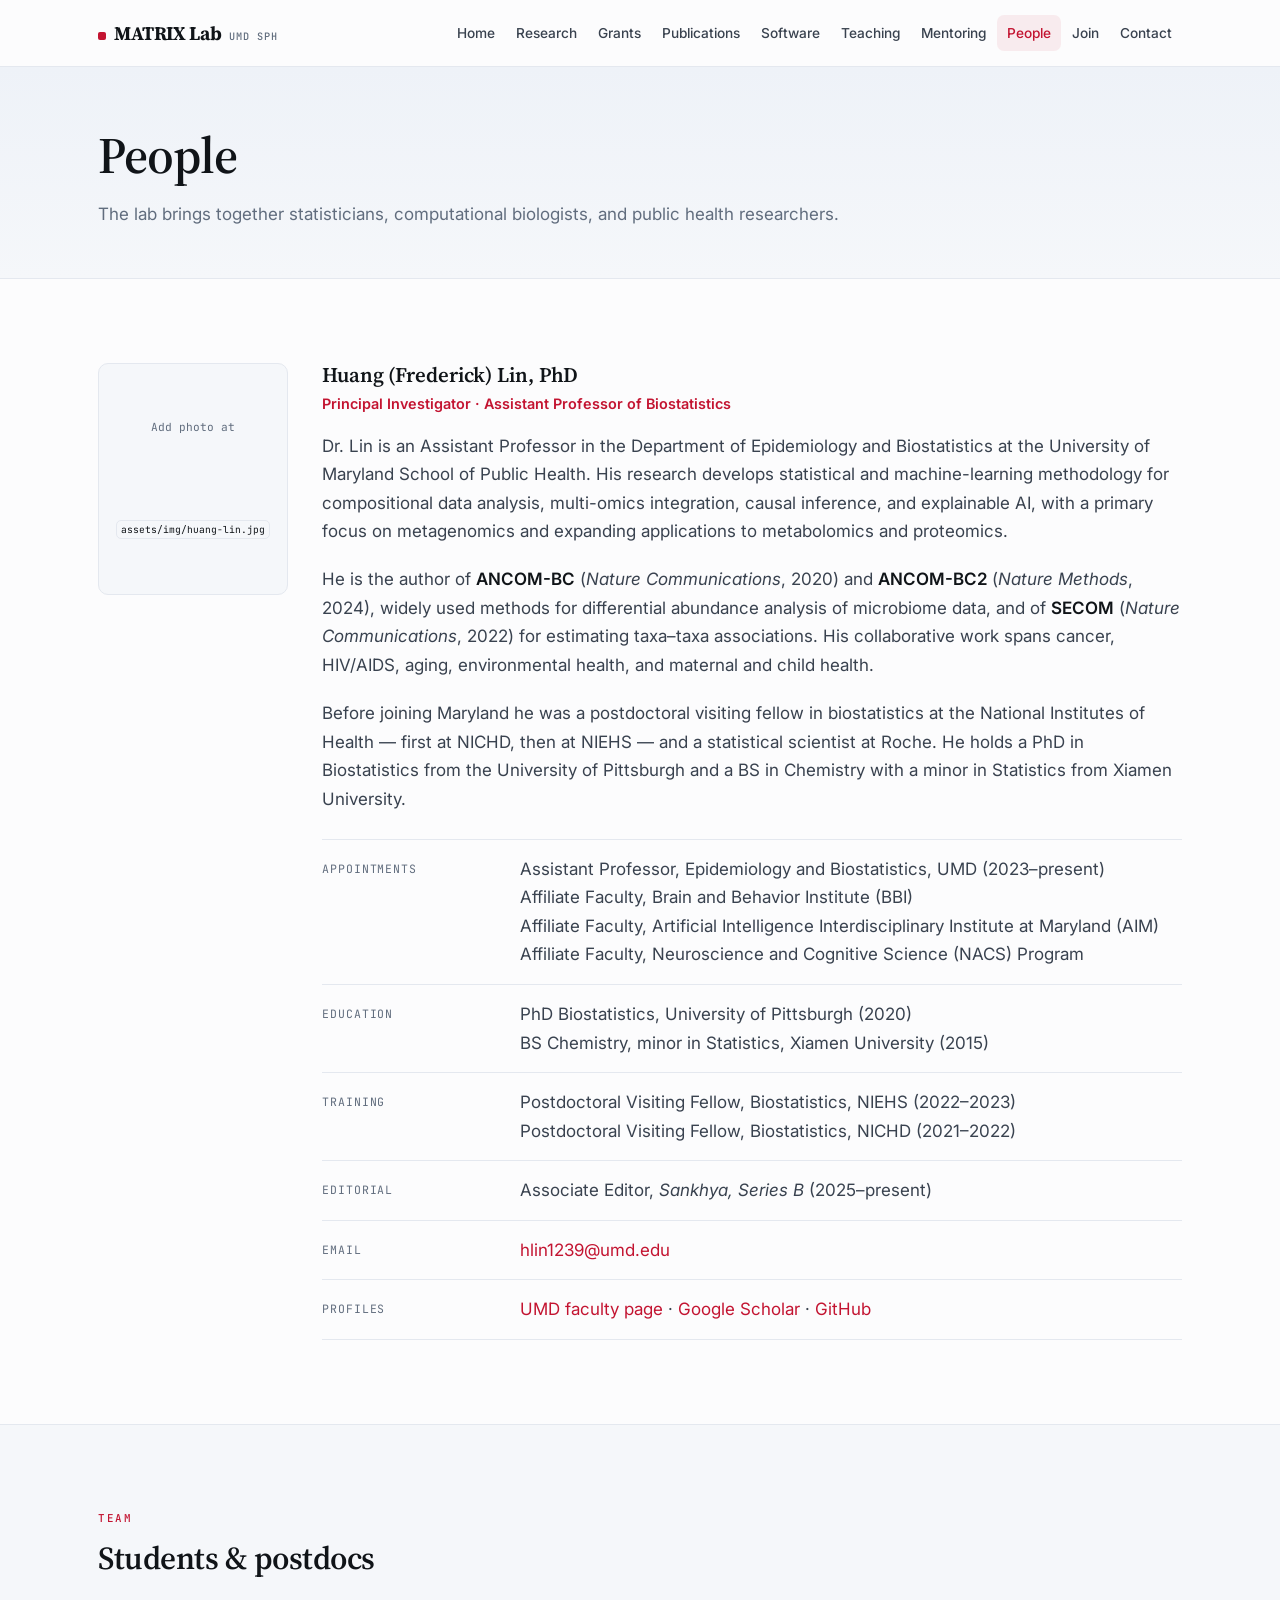
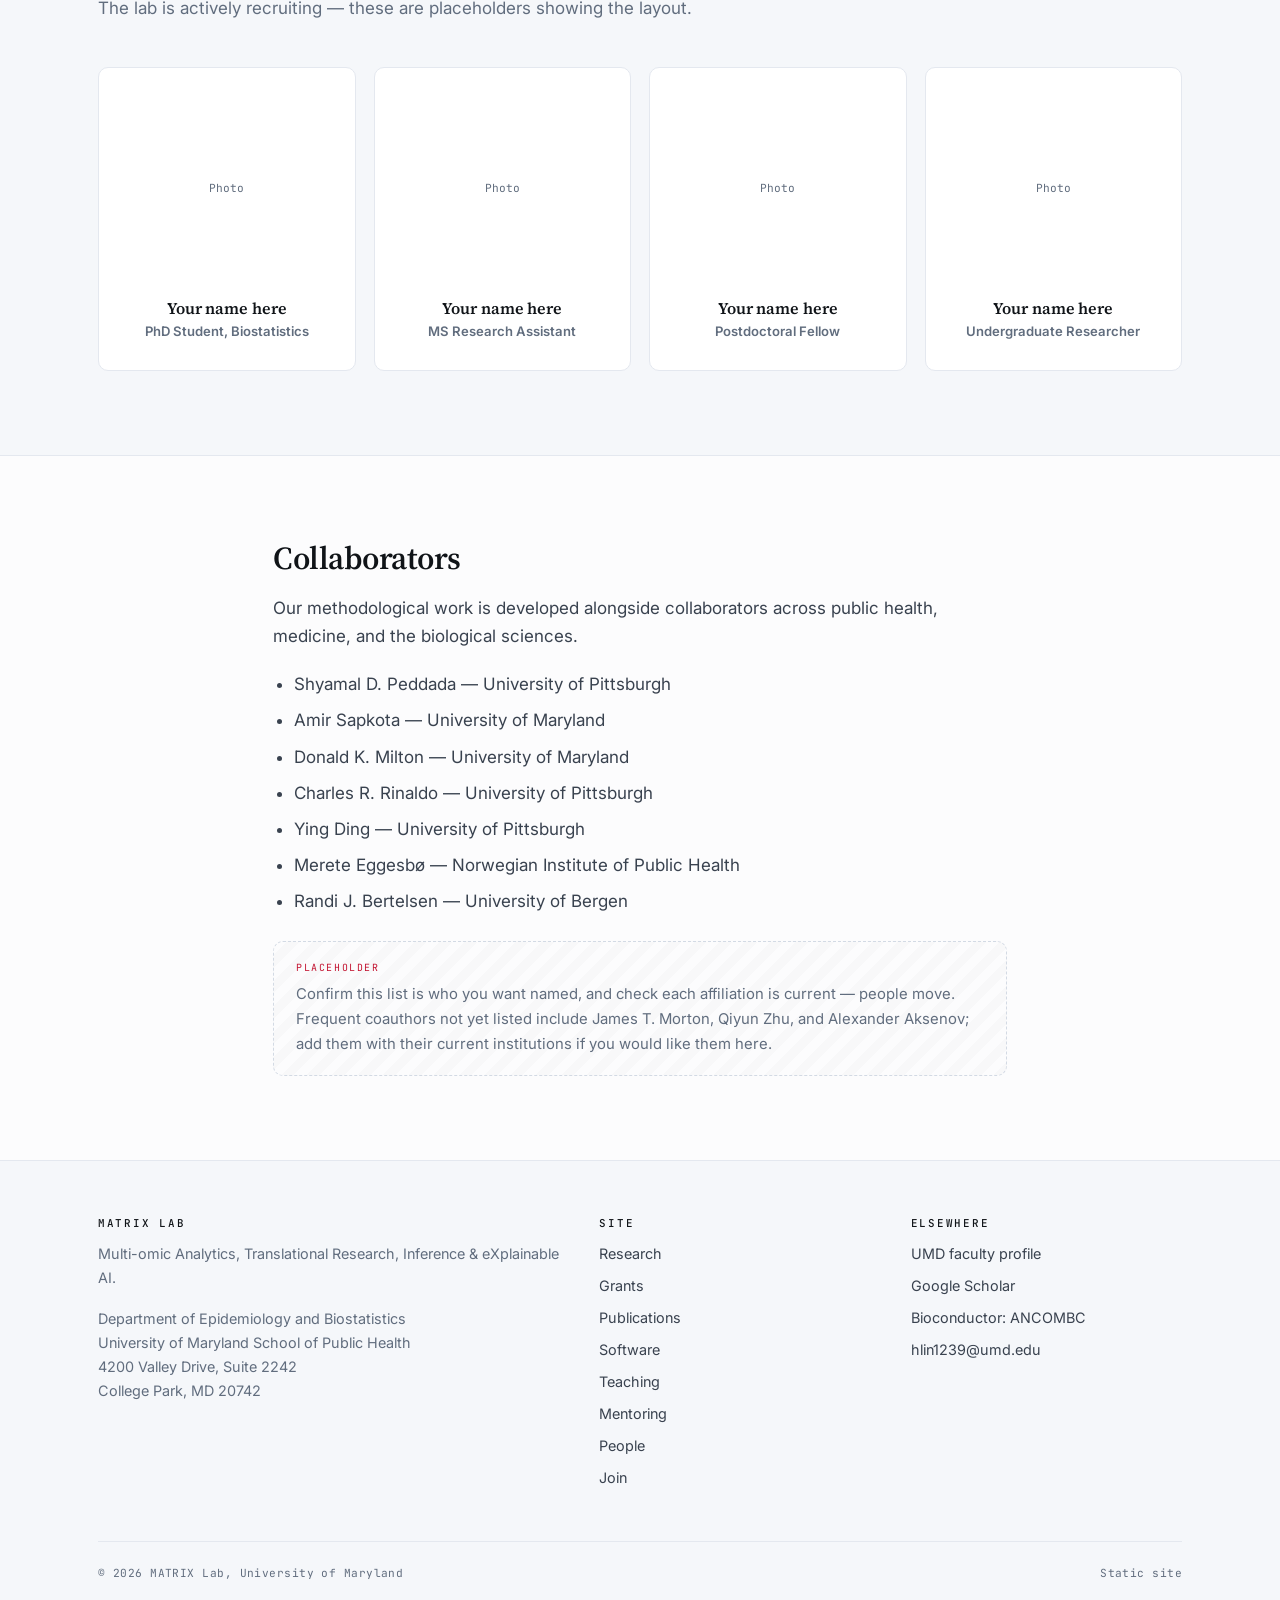
<file: people.html>
<!DOCTYPE html>
<html lang="en">
<head>
<meta charset="utf-8">
<meta name="viewport" content="width=device-width, initial-scale=1">
<title>People | MATRIX Lab</title>
<meta name="description" content="People of the MATRIX Lab, led by Dr. Huang (Frederick) Lin, Assistant Professor of Biostatistics at the University of Maryland School of Public Health.">
<link rel="preconnect" href="https://fonts.googleapis.com">
<link rel="preconnect" href="https://fonts.gstatic.com" crossorigin>
<link href="https://fonts.googleapis.com/css2?family=Inter:wght@400;500;600;700&family=JetBrains+Mono:wght@400;500&family=Source+Serif+4:ital,opsz,wght@0,8..60,400..700;1,8..60,400&display=swap" rel="stylesheet">
<link rel="stylesheet" href="assets/css/style.css">
</head>
<body>
<a class="skip" href="#main">Skip to content</a>

<header class="site-header">
  <div class="wrap nav">
    <a class="brand" href="index.html"><span class="dot"></span>MATRIX Lab <small>UMD SPH</small></a>
    <button class="nav-toggle" aria-expanded="false" aria-controls="nav-links" aria-label="Toggle menu">&#9776;</button>
    <ul class="nav-links" id="nav-links">
      <li><a href="index.html">Home</a></li>
      <li><a href="research.html">Research</a></li>
      <li><a href="grants.html">Grants</a></li>
      <li><a href="publications.html">Publications</a></li>
      <li><a href="software.html">Software</a></li>
      <li><a href="teaching.html">Teaching</a></li>
      <li><a href="mentoring.html">Mentoring</a></li>
      <li><a href="people.html" class="active">People</a></li>
      <li><a href="join.html">Join</a></li>
      <li><a href="contact.html">Contact</a></li>
    </ul>
  </div>
</header>

<main id="main">
  <div class="page-head">
    <div class="wrap">
      <h1>People</h1>
      <p>The lab brings together statisticians, computational biologists, and public health researchers.</p>
    </div>
  </div>

  <!-- ============ PI ============ -->
  <section>
    <div class="wrap">
      <div class="person">
        <!-- EDIT: drop a photo at assets/img/huang-lin.jpg and swap the div below for:
             <img src="assets/img/huang-lin.jpg" alt="Huang Lin"> -->
        <div class="avatar">Add photo at<br><code>assets/img/huang-lin.jpg</code></div>

        <div>
          <h3>Huang (Frederick) Lin, PhD</h3>
          <p class="role">Principal Investigator &middot; Assistant Professor of Biostatistics</p>
          <p>
            Dr. Lin is an Assistant Professor in the Department of Epidemiology and Biostatistics at the
            University of Maryland School of Public Health. His research develops statistical and
            machine-learning methodology for compositional data analysis, multi-omics integration, causal
            inference, and explainable AI, with a primary focus on metagenomics and expanding
            applications to metabolomics and proteomics.
          </p>
          <p>
            He is the author of <strong>ANCOM-BC</strong> (<em>Nature Communications</em>, 2020) and
            <strong>ANCOM-BC2</strong> (<em>Nature Methods</em>, 2024), widely used methods for
            differential abundance analysis of microbiome data, and of <strong>SECOM</strong>
            (<em>Nature Communications</em>, 2022) for estimating taxa&ndash;taxa associations. His
            collaborative work spans cancer, HIV/AIDS, aging, environmental health, and maternal and
            child health.
          </p>
          <p>
            Before joining Maryland he was a postdoctoral visiting fellow in biostatistics at the
            National Institutes of Health &mdash; first at NICHD, then at NIEHS &mdash; and a
            statistical scientist at Roche. He holds a PhD in Biostatistics from the University of
            Pittsburgh and a BS in Chemistry with a minor in Statistics from Xiamen University.
          </p>

          <div class="rows" style="margin-top:1.6rem">
            <div><span class="k">Appointments</span>
              <span>Assistant Professor, Epidemiology and Biostatistics, UMD (2023&ndash;present)<br>
                    Affiliate Faculty, Brain and Behavior Institute (BBI)<br>
                    Affiliate Faculty, Artificial Intelligence Interdisciplinary Institute at Maryland (AIM)<br>
                    Affiliate Faculty, Neuroscience and Cognitive Science (NACS) Program</span></div>
            <div><span class="k">Education</span>
              <span>PhD Biostatistics, University of Pittsburgh (2020)<br>
                    BS Chemistry, minor in Statistics, Xiamen University (2015)</span></div>
            <div><span class="k">Training</span>
              <span>Postdoctoral Visiting Fellow, Biostatistics, NIEHS (2022&ndash;2023)<br>
                    Postdoctoral Visiting Fellow, Biostatistics, NICHD (2021&ndash;2022)</span></div>
            <div><span class="k">Editorial</span>
              <span>Associate Editor, <em>Sankhya, Series B</em> (2025&ndash;present)</span></div>
            <div><span class="k">Email</span><span><a href="mailto:hlin1239@umd.edu">hlin1239@umd.edu</a></span></div>
            <div><span class="k">Profiles</span>
              <span><a href="https://sph.umd.edu/people/huang-lin">UMD faculty page</a> &middot;
                    <a href="https://scholar.google.com/citations?user=ysKnF2EAAAAJ&amp;hl=en">Google Scholar</a> &middot;
                    <a href="https://github.com/FrederickHuangLin">GitHub</a></span></div>
          </div>
        </div>
      </div>
    </div>
  </section>

  <!-- ============ LAB MEMBERS ============ -->
  <!-- EDIT: copy a .card block per member as the lab fills. -->
  <section class="soft">
    <div class="wrap">
      <div class="section-head">
        <span class="kicker">Team</span>
        <h2>Students &amp; postdocs</h2>
        <p>The lab is actively recruiting &mdash; these are placeholders showing the layout.</p>
      </div>
      <div class="grid grid-4">
        <div class="card member">
          <div class="avatar">Photo</div>
          <h3>Your name here</h3>
          <p class="role">PhD Student, Biostatistics</p>
        </div>
        <div class="card member">
          <div class="avatar">Photo</div>
          <h3>Your name here</h3>
          <p class="role">MS Research Assistant</p>
        </div>
        <div class="card member">
          <div class="avatar">Photo</div>
          <h3>Your name here</h3>
          <p class="role">Postdoctoral Fellow</p>
        </div>
        <div class="card member">
          <div class="avatar">Photo</div>
          <h3>Your name here</h3>
          <p class="role">Undergraduate Researcher</p>
        </div>
      </div>
    </div>
  </section>

  <!-- ============ COLLABORATORS ============ -->
  <section>
    <div class="wrap narrow">
      <h2>Collaborators</h2>
      <p>
        Our methodological work is developed alongside collaborators across public health, medicine,
        and the biological sciences.
      </p>
      <!-- EDIT: verify affiliations and trim to whoever you want named publicly. -->
      <ul>
        <li>Shyamal D. Peddada &mdash; University of Pittsburgh</li>
        <li>Amir Sapkota &mdash; University of Maryland</li>
        <li>Donald K. Milton &mdash; University of Maryland</li>
        <li>Charles R. Rinaldo &mdash; University of Pittsburgh</li>
        <li>Ying Ding &mdash; University of Pittsburgh</li>
        <li>Merete Eggesb&oslash; &mdash; Norwegian Institute of Public Health</li>
        <li>Randi J. Bertelsen &mdash; University of Bergen</li>
      </ul>

      <div class="todo" style="margin-top:1.6rem">
        <p>Confirm this list is who you want named, and check each affiliation is current &mdash;
        people move. Frequent coauthors not yet listed include James T. Morton, Qiyun Zhu, and
        Alexander Aksenov; add them with their current institutions if you would like them here.</p>
      </div>
    </div>
  </section>
</main>

<footer class="site-footer">
  <div class="wrap">
    <div class="footer-grid">
      <div>
        <h4>MATRIX Lab</h4>
        <p>Multi-omic Analytics, Translational Research, Inference &amp; eXplainable AI.</p>
        <p>Department of Epidemiology and Biostatistics<br>
           University of Maryland School of Public Health<br>
           4200 Valley Drive, Suite 2242<br>
           College Park, MD 20742</p>
      </div>
      <div>
        <h4>Site</h4>
        <ul>
          <li><a href="research.html">Research</a></li>
          <li><a href="grants.html">Grants</a></li>
          <li><a href="publications.html">Publications</a></li>
          <li><a href="software.html">Software</a></li>
          <li><a href="teaching.html">Teaching</a></li>
          <li><a href="mentoring.html">Mentoring</a></li>
          <li><a href="people.html">People</a></li>
          <li><a href="join.html">Join</a></li>
        </ul>
      </div>
      <div>
        <h4>Elsewhere</h4>
        <ul>
          <li><a href="https://sph.umd.edu/people/huang-lin">UMD faculty profile</a></li>
          <li><a href="https://scholar.google.com/citations?user=ysKnF2EAAAAJ&amp;hl=en">Google Scholar</a></li>
          <li><a href="https://www.bioconductor.org/packages/ANCOMBC/">Bioconductor: ANCOMBC</a></li>
          <li><a href="mailto:hlin1239@umd.edu">hlin1239@umd.edu</a></li>
        </ul>
      </div>
    </div>
    <div class="footer-bottom">
      <span>&copy; <span class="year">2026</span> MATRIX Lab, University of Maryland</span>
      <span>Static site</span>
    </div>
  </div>
</footer>

<script src="assets/js/main.js"></script>
</body>
</html>
</file>
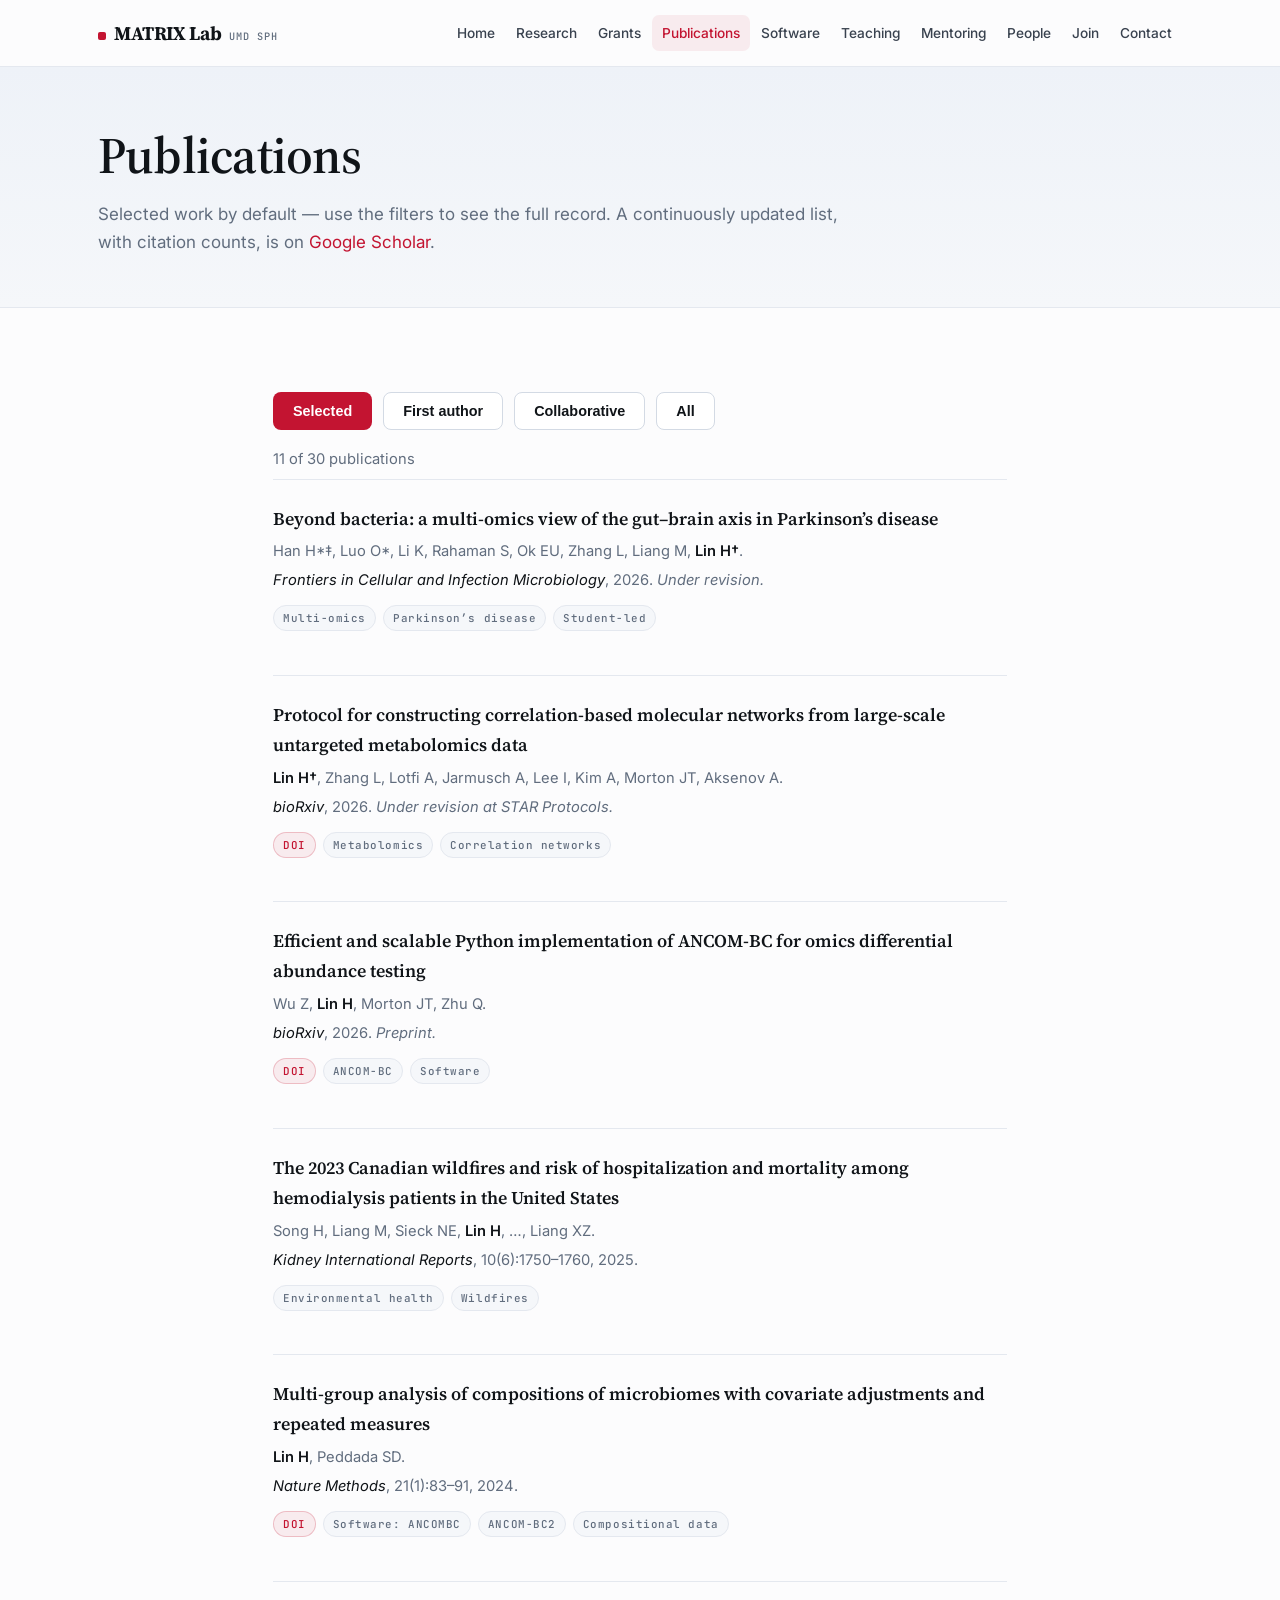
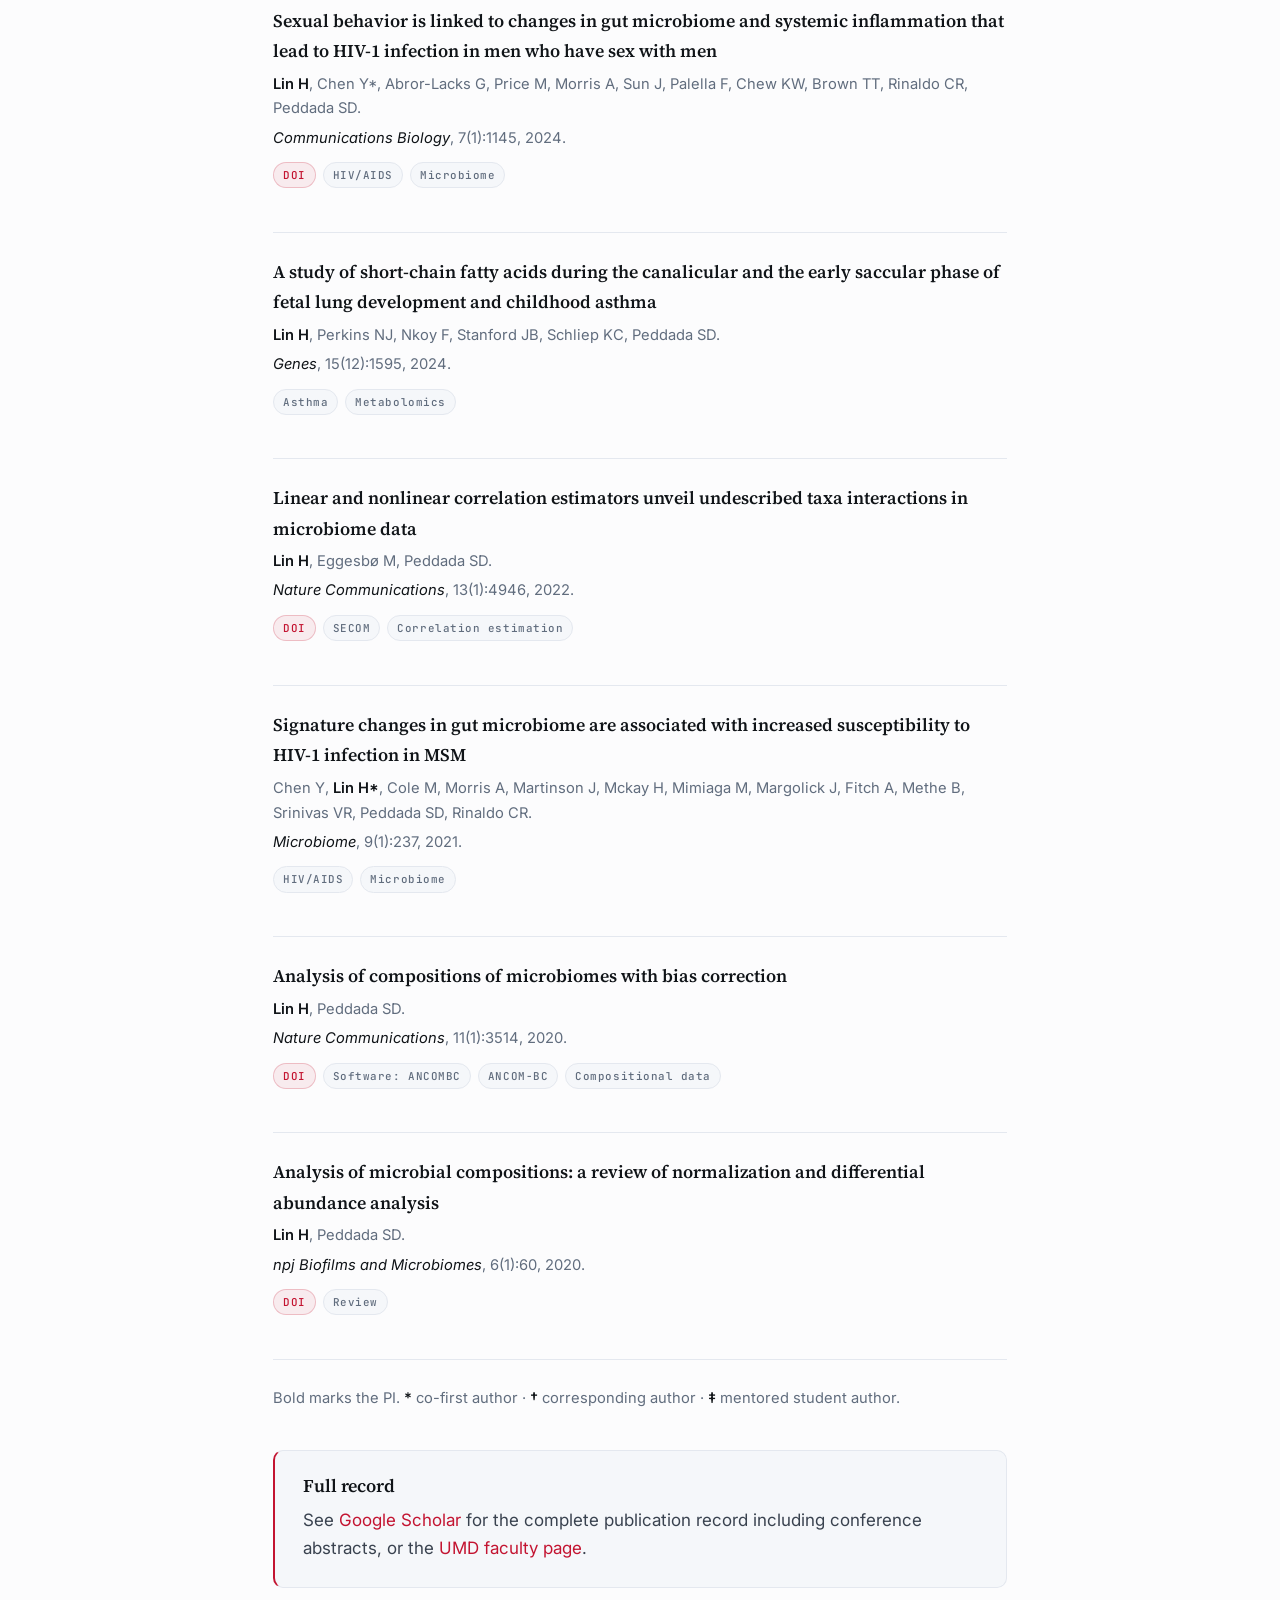
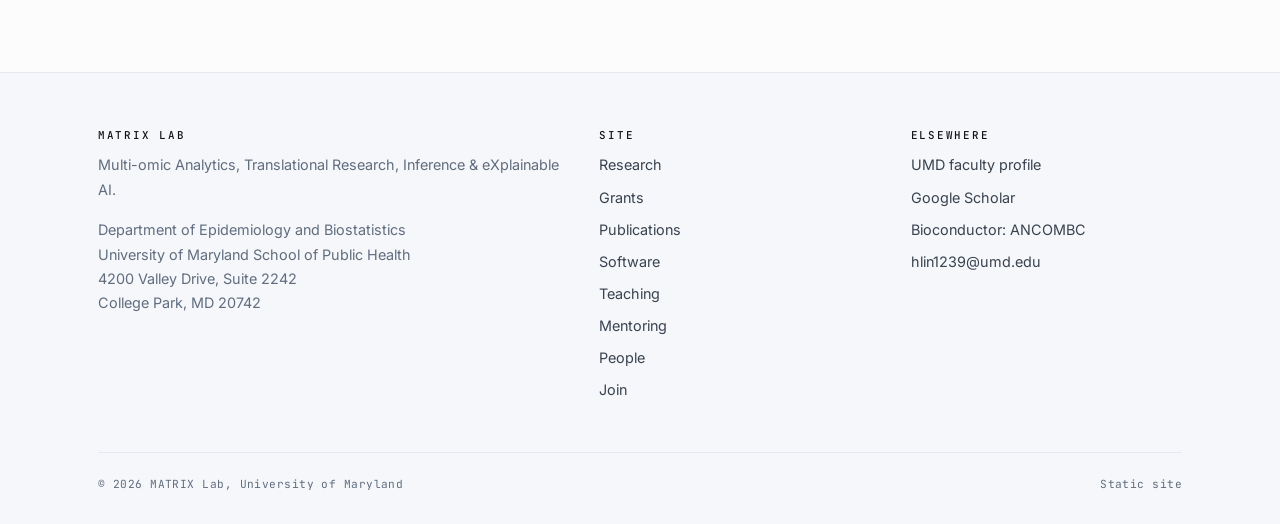
<file: publications.html>
<!DOCTYPE html>
<html lang="en">
<head>
<meta charset="utf-8">
<meta name="viewport" content="width=device-width, initial-scale=1">
<title>Publications | MATRIX Lab</title>
<meta name="description" content="Selected publications from the MATRIX Lab on compositional data analysis, multi-omics integration, causal inference, and explainable AI.">
<link rel="preconnect" href="https://fonts.googleapis.com">
<link rel="preconnect" href="https://fonts.gstatic.com" crossorigin>
<link href="https://fonts.googleapis.com/css2?family=Inter:wght@400;500;600;700&family=JetBrains+Mono:wght@400;500&family=Source+Serif+4:ital,opsz,wght@0,8..60,400..700;1,8..60,400&display=swap" rel="stylesheet">
<link rel="stylesheet" href="assets/css/style.css">
</head>
<body>
<a class="skip" href="#main">Skip to content</a>

<header class="site-header">
  <div class="wrap nav">
    <a class="brand" href="index.html"><span class="dot"></span>MATRIX Lab <small>UMD SPH</small></a>
    <button class="nav-toggle" aria-expanded="false" aria-controls="nav-links" aria-label="Toggle menu">&#9776;</button>
    <ul class="nav-links" id="nav-links">
      <li><a href="index.html">Home</a></li>
      <li><a href="research.html">Research</a></li>
      <li><a href="grants.html">Grants</a></li>
      <li><a href="publications.html" class="active">Publications</a></li>
      <li><a href="software.html">Software</a></li>
      <li><a href="teaching.html">Teaching</a></li>
      <li><a href="mentoring.html">Mentoring</a></li>
      <li><a href="people.html">People</a></li>
      <li><a href="join.html">Join</a></li>
      <li><a href="contact.html">Contact</a></li>
    </ul>
  </div>
</header>

<main id="main">
  <div class="page-head">
    <div class="wrap">
      <h1>Publications</h1>
      <p>
        Selected work by default &mdash; use the filters to see the full record. A continuously
        updated list, with citation counts, is on
        <a href="https://scholar.google.com/citations?user=ysKnF2EAAAAJ&amp;hl=en">Google Scholar</a>.
      </p>
    </div>
  </div>

  <section>
    <div class="wrap narrow">

      <!-- ============================================================
           Publications are NOT edited here. They live in one place:
               assets/js/publications.js
           Add or change a paper there and this page updates itself.
           ============================================================ -->

      <div id="pub-filters" class="btn-row" style="margin-top:0"></div>
      <p id="pub-count" class="pub-venue" style="margin:1.1rem 0 .4rem"></p>

      <div id="pub-output"></div>

      <noscript>
        <p style="margin-top:1.5rem">
          This list is built from a single data file and needs JavaScript. The complete
          record is always available on
          <a href="https://scholar.google.com/citations?user=ysKnF2EAAAAJ&amp;hl=en">Google Scholar</a>.
        </p>
      </noscript>

      <p class="pub-venue" style="margin-top:1.6rem">
        <span class="me">Bold</span> marks the PI.
        <strong>*</strong> co-first author &middot;
        <strong>&dagger;</strong> corresponding author &middot;
        <strong>&Dagger;</strong> mentored student author.
      </p>

      <div class="callout" style="margin-top:2.5rem">
        <h3>Full record</h3>
        <p style="margin-bottom:0">
          See <a href="https://scholar.google.com/citations?user=ysKnF2EAAAAJ&amp;hl=en">Google Scholar</a>
          for the complete publication record including conference abstracts, or the
          <a href="https://sph.umd.edu/people/huang-lin">UMD faculty page</a>.
        </p>
      </div>
    </div>
  </section>
</main>

<footer class="site-footer">
  <div class="wrap">
    <div class="footer-grid">
      <div>
        <h4>MATRIX Lab</h4>
        <p>Multi-omic Analytics, Translational Research, Inference &amp; eXplainable AI.</p>
        <p>Department of Epidemiology and Biostatistics<br>
           University of Maryland School of Public Health<br>
           4200 Valley Drive, Suite 2242<br>
           College Park, MD 20742</p>
      </div>
      <div>
        <h4>Site</h4>
        <ul>
          <li><a href="research.html">Research</a></li>
          <li><a href="grants.html">Grants</a></li>
          <li><a href="publications.html">Publications</a></li>
          <li><a href="software.html">Software</a></li>
          <li><a href="teaching.html">Teaching</a></li>
          <li><a href="mentoring.html">Mentoring</a></li>
          <li><a href="people.html">People</a></li>
          <li><a href="join.html">Join</a></li>
        </ul>
      </div>
      <div>
        <h4>Elsewhere</h4>
        <ul>
          <li><a href="https://sph.umd.edu/people/huang-lin">UMD faculty profile</a></li>
          <li><a href="https://scholar.google.com/citations?user=ysKnF2EAAAAJ&amp;hl=en">Google Scholar</a></li>
          <li><a href="https://www.bioconductor.org/packages/ANCOMBC/">Bioconductor: ANCOMBC</a></li>
          <li><a href="mailto:hlin1239@umd.edu">hlin1239@umd.edu</a></li>
        </ul>
      </div>
    </div>
    <div class="footer-bottom">
      <span>&copy; <span class="year">2026</span> MATRIX Lab, University of Maryland</span>
      <span>Static site</span>
    </div>
  </div>
</footer>

<script src="assets/js/main.js"></script>
<script src="assets/js/publications.js"></script>
<script src="assets/js/pubs.js"></script>
</body>
</html>
</file>
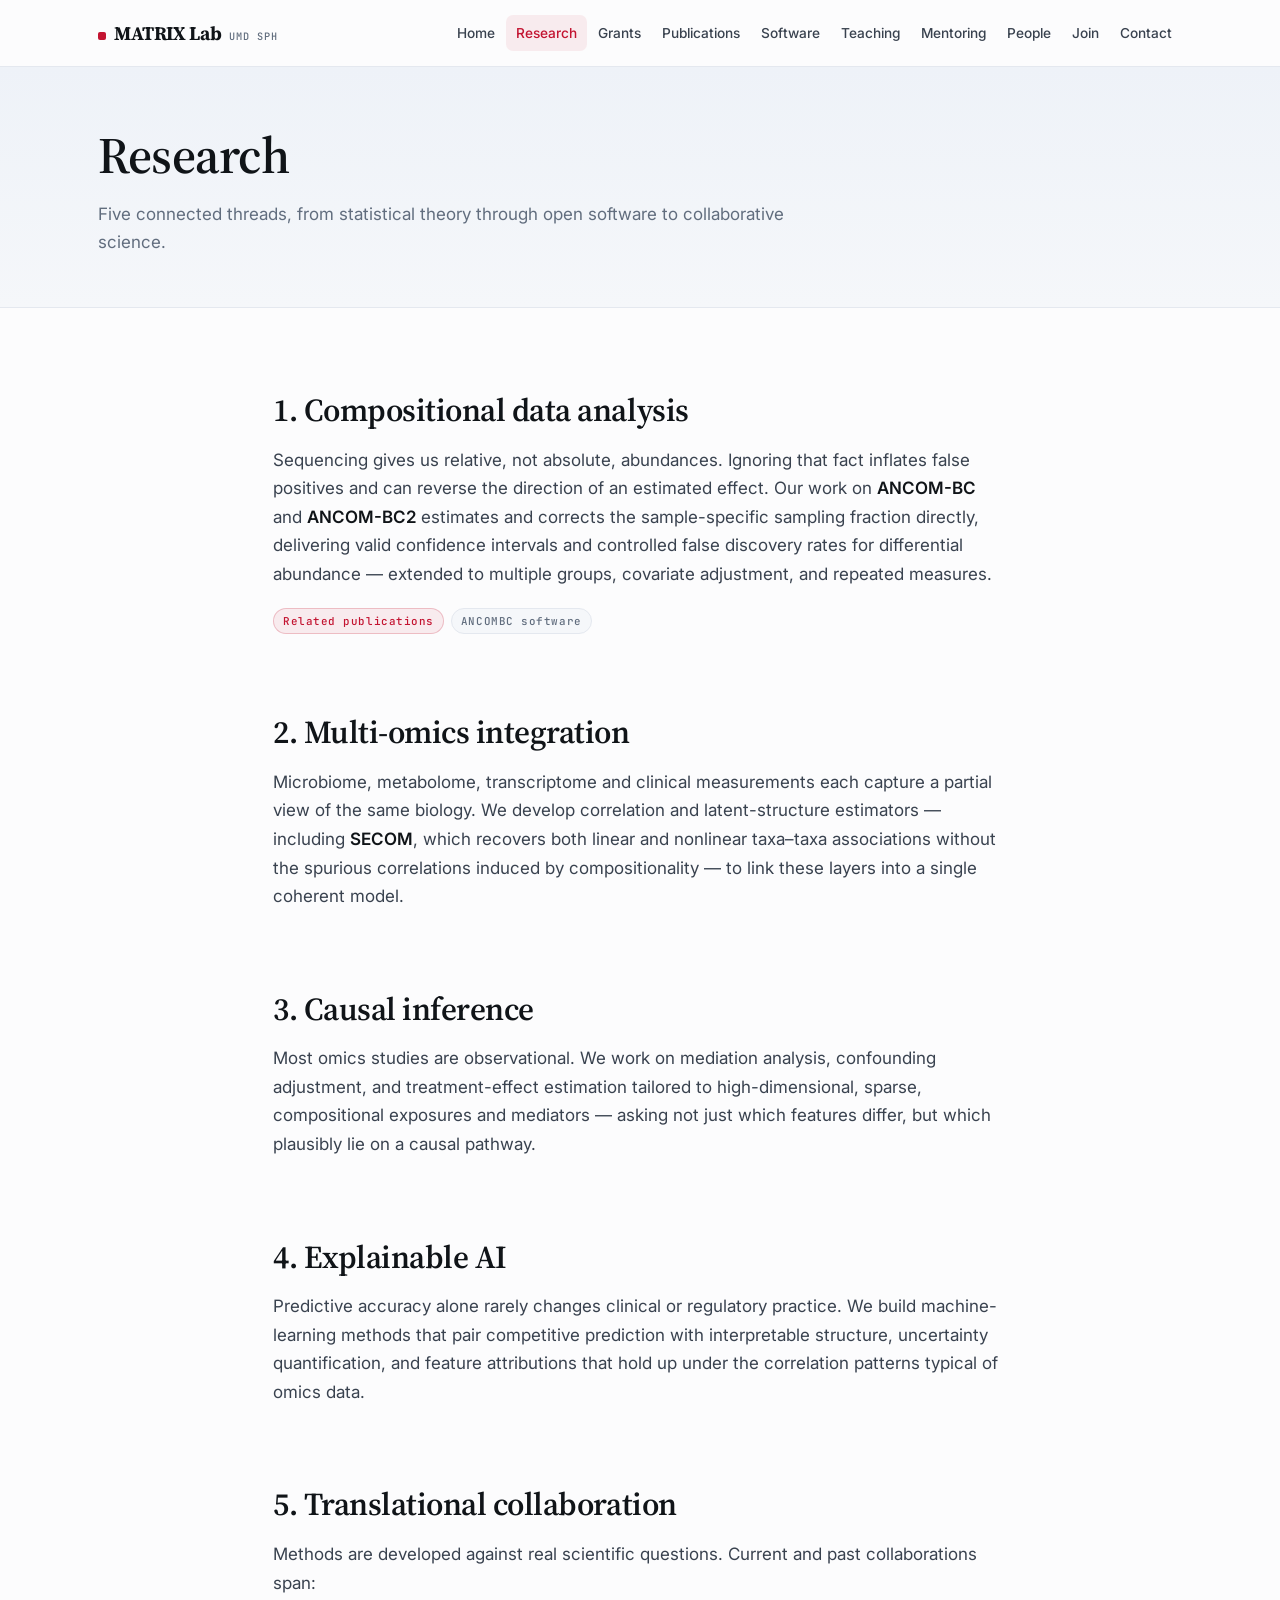
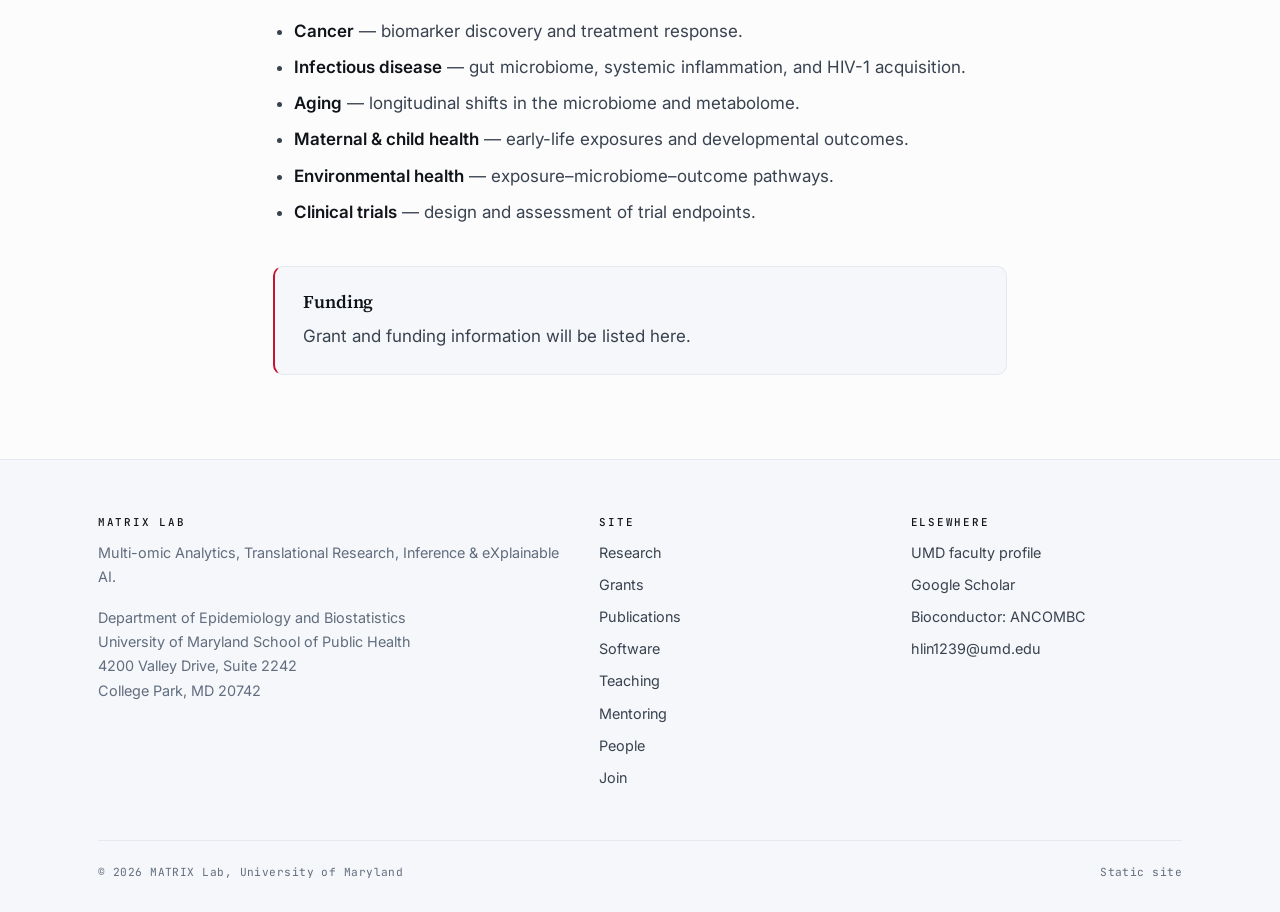
<file: research.html>
<!DOCTYPE html>
<html lang="en">
<head>
<meta charset="utf-8">
<meta name="viewport" content="width=device-width, initial-scale=1">
<title>Research | MATRIX Lab</title>
<meta name="description" content="Research themes of the MATRIX Lab: compositional data analysis, multi-omics integration, causal inference, explainable AI, and translational collaboration.">
<link rel="preconnect" href="https://fonts.googleapis.com">
<link rel="preconnect" href="https://fonts.gstatic.com" crossorigin>
<link href="https://fonts.googleapis.com/css2?family=Inter:wght@400;500;600;700&family=JetBrains+Mono:wght@400;500&family=Source+Serif+4:ital,opsz,wght@0,8..60,400..700;1,8..60,400&display=swap" rel="stylesheet">
<link rel="stylesheet" href="assets/css/style.css">
</head>
<body>
<a class="skip" href="#main">Skip to content</a>

<header class="site-header">
  <div class="wrap nav">
    <a class="brand" href="index.html"><span class="dot"></span>MATRIX Lab <small>UMD SPH</small></a>
    <button class="nav-toggle" aria-expanded="false" aria-controls="nav-links" aria-label="Toggle menu">&#9776;</button>
    <ul class="nav-links" id="nav-links">
      <li><a href="index.html">Home</a></li>
      <li><a href="research.html" class="active">Research</a></li>
      <li><a href="grants.html">Grants</a></li>
      <li><a href="publications.html">Publications</a></li>
      <li><a href="software.html">Software</a></li>
      <li><a href="teaching.html">Teaching</a></li>
      <li><a href="mentoring.html">Mentoring</a></li>
      <li><a href="people.html">People</a></li>
      <li><a href="join.html">Join</a></li>
      <li><a href="contact.html">Contact</a></li>
    </ul>
  </div>
</header>

<main id="main">
  <div class="page-head">
    <div class="wrap">
      <h1>Research</h1>
      <p>Five connected threads, from statistical theory through open software to collaborative science.</p>
    </div>
  </div>

  <section>
    <div class="wrap narrow">

      <h2>1. Compositional data analysis</h2>
      <p>
        Sequencing gives us relative, not absolute, abundances. Ignoring that fact inflates false
        positives and can reverse the direction of an estimated effect. Our work on
        <strong>ANCOM-BC</strong> and <strong>ANCOM-BC2</strong> estimates and corrects the
        sample-specific sampling fraction directly, delivering valid confidence intervals and
        controlled false discovery rates for differential abundance &mdash; extended to multiple
        groups, covariate adjustment, and repeated measures.
      </p>
      <p class="pub-links">
        <a class="tag tag-hi" href="publications.html">Related publications</a>
        <a class="tag" href="software.html">ANCOMBC software</a>
      </p>

      <h2 style="margin-top:2.5em">2. Multi-omics integration</h2>
      <p>
        Microbiome, metabolome, transcriptome and clinical measurements each capture a partial view
        of the same biology. We develop correlation and latent-structure estimators &mdash; including
        <strong>SECOM</strong>, which recovers both linear and nonlinear taxa&ndash;taxa associations
        without the spurious correlations induced by compositionality &mdash; to link these layers into
        a single coherent model.
      </p>

      <h2 style="margin-top:2.5em">3. Causal inference</h2>
      <p>
        Most omics studies are observational. We work on mediation analysis, confounding adjustment,
        and treatment-effect estimation tailored to high-dimensional, sparse, compositional exposures
        and mediators &mdash; asking not just which features differ, but which plausibly lie on a causal
        pathway.
      </p>

      <h2 style="margin-top:2.5em">4. Explainable AI</h2>
      <p>
        Predictive accuracy alone rarely changes clinical or regulatory practice. We build machine-learning
        methods that pair competitive prediction with interpretable structure, uncertainty quantification,
        and feature attributions that hold up under the correlation patterns typical of omics data.
      </p>

      <h2 style="margin-top:2.5em">5. Translational collaboration</h2>
      <p>
        Methods are developed against real scientific questions. Current and past collaborations span:
      </p>
      <ul>
        <li><strong>Cancer</strong> &mdash; biomarker discovery and treatment response.</li>
        <li><strong>Infectious disease</strong> &mdash; gut microbiome, systemic inflammation, and HIV-1 acquisition.</li>
        <li><strong>Aging</strong> &mdash; longitudinal shifts in the microbiome and metabolome.</li>
        <li><strong>Maternal &amp; child health</strong> &mdash; early-life exposures and developmental outcomes.</li>
        <li><strong>Environmental health</strong> &mdash; exposure&ndash;microbiome&ndash;outcome pathways.</li>
        <li><strong>Clinical trials</strong> &mdash; design and assessment of trial endpoints.</li>
      </ul>

      <div class="callout" style="margin-top:2.5rem">
        <h3>Funding</h3>
        <!-- EDIT: list grants here, e.g. "NIH R01 XXXXXXX - Project title (2026-2031), PI." -->
        <p>Grant and funding information will be listed here.</p>
      </div>

    </div>
  </section>
</main>

<footer class="site-footer">
  <div class="wrap">
    <div class="footer-grid">
      <div>
        <h4>MATRIX Lab</h4>
        <p>Multi-omic Analytics, Translational Research, Inference &amp; eXplainable AI.</p>
        <p>Department of Epidemiology and Biostatistics<br>
           University of Maryland School of Public Health<br>
           4200 Valley Drive, Suite 2242<br>
           College Park, MD 20742</p>
      </div>
      <div>
        <h4>Site</h4>
        <ul>
          <li><a href="research.html">Research</a></li>
          <li><a href="grants.html">Grants</a></li>
          <li><a href="publications.html">Publications</a></li>
          <li><a href="software.html">Software</a></li>
          <li><a href="teaching.html">Teaching</a></li>
          <li><a href="mentoring.html">Mentoring</a></li>
          <li><a href="people.html">People</a></li>
          <li><a href="join.html">Join</a></li>
        </ul>
      </div>
      <div>
        <h4>Elsewhere</h4>
        <ul>
          <li><a href="https://sph.umd.edu/people/huang-lin">UMD faculty profile</a></li>
          <li><a href="https://scholar.google.com/citations?user=ysKnF2EAAAAJ&amp;hl=en">Google Scholar</a></li>
          <li><a href="https://www.bioconductor.org/packages/ANCOMBC/">Bioconductor: ANCOMBC</a></li>
          <li><a href="mailto:hlin1239@umd.edu">hlin1239@umd.edu</a></li>
        </ul>
      </div>
    </div>
    <div class="footer-bottom">
      <span>&copy; <span class="year">2026</span> MATRIX Lab, University of Maryland</span>
      <span>Static site</span>
    </div>
  </div>
</footer>

<script src="assets/js/main.js"></script>
</body>
</html>
</file>
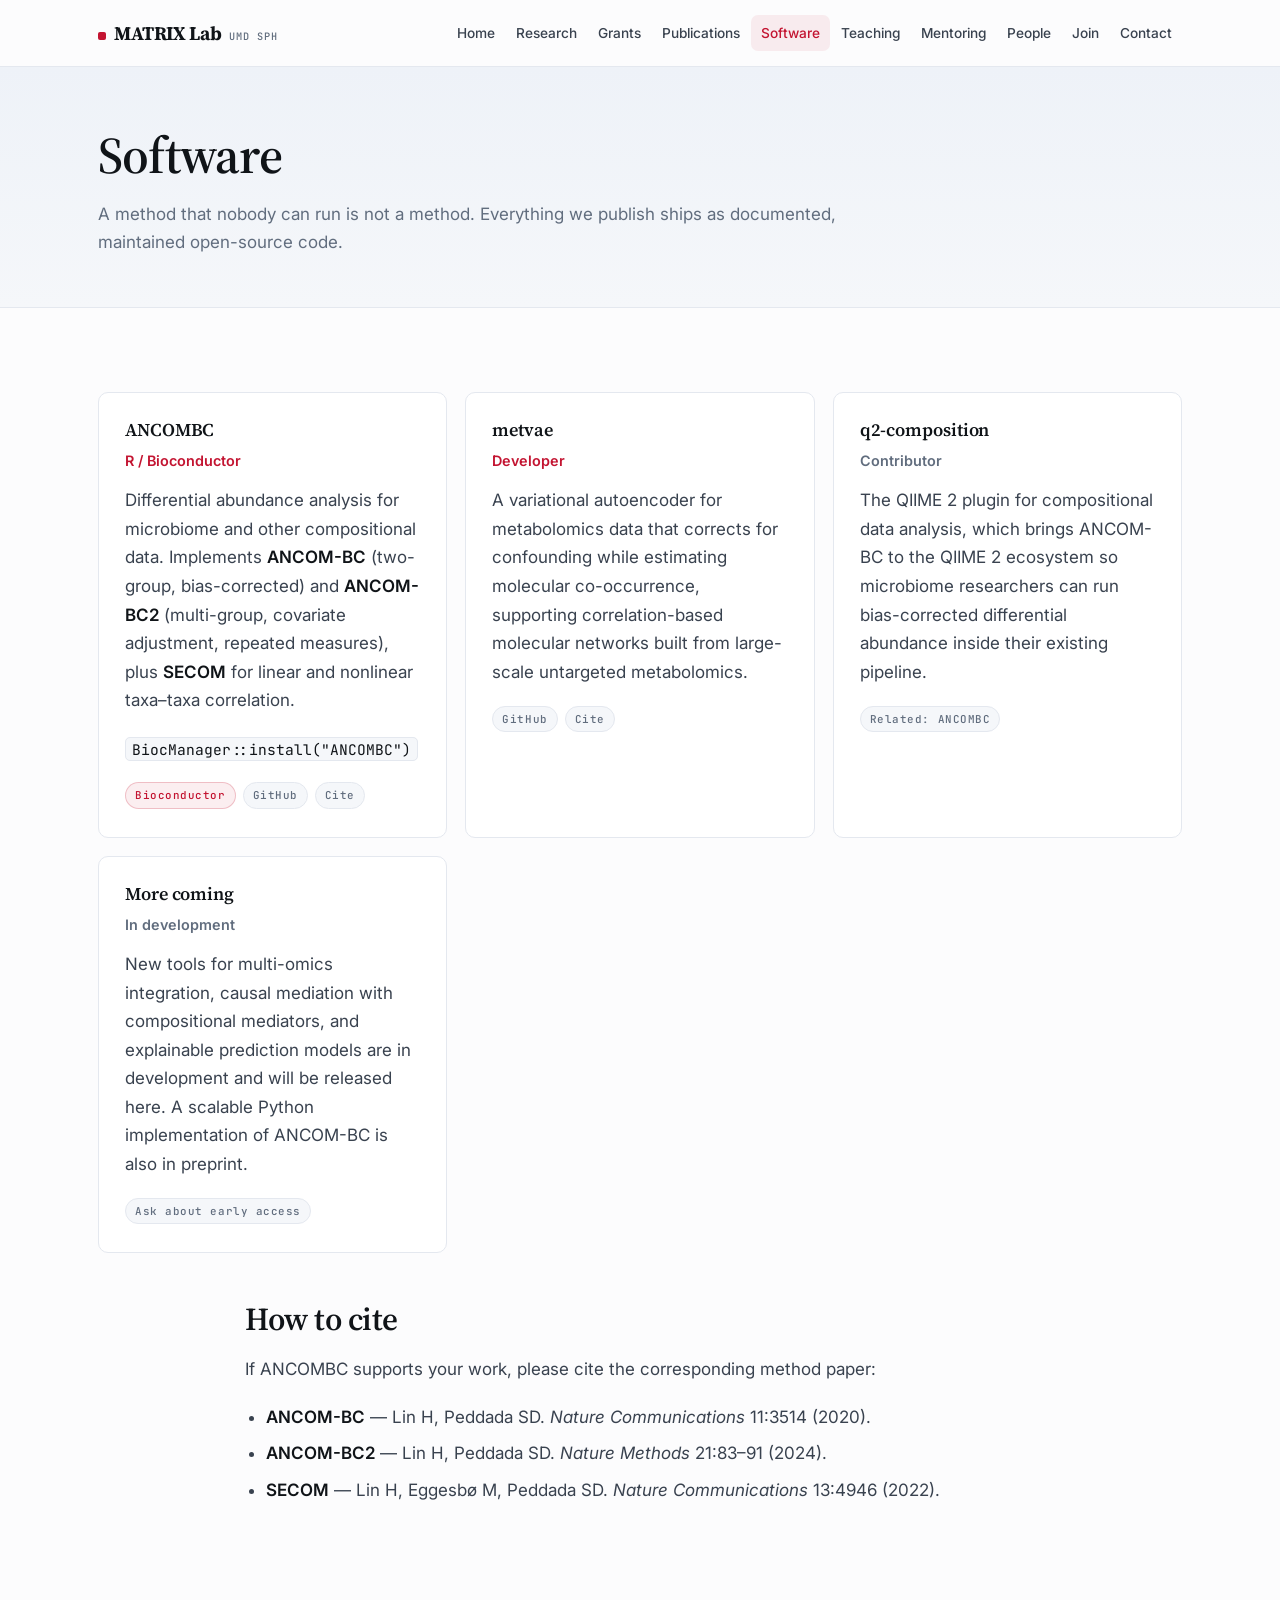
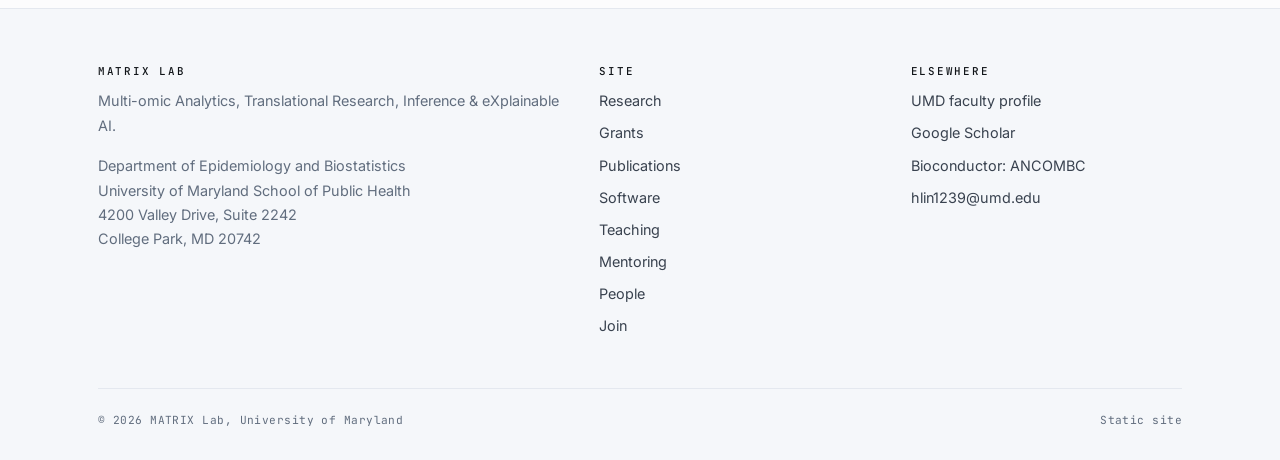
<file: software.html>
<!DOCTYPE html>
<html lang="en">
<head>
<meta charset="utf-8">
<meta name="viewport" content="width=device-width, initial-scale=1">
<title>Software | MATRIX Lab</title>
<meta name="description" content="Open-source software from the MATRIX Lab, including the ANCOMBC R/Bioconductor package.">
<link rel="preconnect" href="https://fonts.googleapis.com">
<link rel="preconnect" href="https://fonts.gstatic.com" crossorigin>
<link href="https://fonts.googleapis.com/css2?family=Inter:wght@400;500;600;700&family=JetBrains+Mono:wght@400;500&family=Source+Serif+4:ital,opsz,wght@0,8..60,400..700;1,8..60,400&display=swap" rel="stylesheet">
<link rel="stylesheet" href="assets/css/style.css">
</head>
<body>
<a class="skip" href="#main">Skip to content</a>

<header class="site-header">
  <div class="wrap nav">
    <a class="brand" href="index.html"><span class="dot"></span>MATRIX Lab <small>UMD SPH</small></a>
    <button class="nav-toggle" aria-expanded="false" aria-controls="nav-links" aria-label="Toggle menu">&#9776;</button>
    <ul class="nav-links" id="nav-links">
      <li><a href="index.html">Home</a></li>
      <li><a href="research.html">Research</a></li>
      <li><a href="grants.html">Grants</a></li>
      <li><a href="publications.html">Publications</a></li>
      <li><a href="software.html" class="active">Software</a></li>
      <li><a href="teaching.html">Teaching</a></li>
      <li><a href="mentoring.html">Mentoring</a></li>
      <li><a href="people.html">People</a></li>
      <li><a href="join.html">Join</a></li>
      <li><a href="contact.html">Contact</a></li>
    </ul>
  </div>
</header>

<main id="main">
  <div class="page-head">
    <div class="wrap">
      <h1>Software</h1>
      <p>A method that nobody can run is not a method. Everything we publish ships as documented, maintained open-source code.</p>
    </div>
  </div>

  <section>
    <div class="wrap">
      <div class="grid grid-2">

        <div class="card">
          <h3>ANCOMBC</h3>
          <p class="role" style="color:var(--brand);font-weight:600;font-size:.9rem">R / Bioconductor</p>
          <p>
            Differential abundance analysis for microbiome and other compositional data. Implements
            <strong>ANCOM-BC</strong> (two-group, bias-corrected) and <strong>ANCOM-BC2</strong>
            (multi-group, covariate adjustment, repeated measures), plus <strong>SECOM</strong> for
            linear and nonlinear taxa&ndash;taxa correlation.
          </p>
          <p><code>BiocManager::install("ANCOMBC")</code></p>
          <p class="pub-links">
            <a class="tag tag-hi" href="https://www.bioconductor.org/packages/ANCOMBC/">Bioconductor</a>
            <a class="tag" href="https://github.com/FrederickHuangLin/ANCOMBC">GitHub</a>
            <a class="tag" href="publications.html">Cite</a>
          </p>
        </div>

        <div class="card">
          <h3>metvae</h3>
          <p class="role" style="color:var(--brand);font-weight:600;font-size:.9rem">Developer</p>
          <p>
            A variational autoencoder for metabolomics data that corrects for confounding while
            estimating molecular co-occurrence, supporting correlation-based molecular networks
            built from large-scale untargeted metabolomics.
          </p>
          <p class="pub-links">
            <a class="tag" href="https://github.com/FrederickHuangLin">GitHub</a>
            <a class="tag" href="publications.html">Cite</a>
          </p>
        </div>

        <div class="card">
          <h3>q2-composition</h3>
          <p class="role" style="color:var(--muted);font-weight:600;font-size:.9rem">Contributor</p>
          <p>
            The QIIME 2 plugin for compositional data analysis, which brings ANCOM-BC to the QIIME 2
            ecosystem so microbiome researchers can run bias-corrected differential abundance inside
            their existing pipeline.
          </p>
          <p class="pub-links">
            <a class="tag" href="https://www.bioconductor.org/packages/ANCOMBC/">Related: ANCOMBC</a>
          </p>
        </div>

        <!-- EDIT: copy a card for each new package or tool. -->
        <div class="card">
          <h3>More coming</h3>
          <p class="role" style="color:var(--muted);font-weight:600;font-size:.9rem">In development</p>
          <p>
            New tools for multi-omics integration, causal mediation with compositional mediators, and
            explainable prediction models are in development and will be released here. A scalable
            Python implementation of ANCOM-BC is also in preprint.
          </p>
          <p class="pub-links">
            <a class="tag" href="contact.html">Ask about early access</a>
          </p>
        </div>

      </div>

      <div class="wrap narrow" style="padding:0;margin-top:3rem">
        <h2>How to cite</h2>
        <p>If ANCOMBC supports your work, please cite the corresponding method paper:</p>
        <ul>
          <li><strong>ANCOM-BC</strong> &mdash; Lin H, Peddada SD. <em>Nature Communications</em> 11:3514 (2020).</li>
          <li><strong>ANCOM-BC2</strong> &mdash; Lin H, Peddada SD. <em>Nature Methods</em> 21:83&ndash;91 (2024).</li>
          <li><strong>SECOM</strong> &mdash; Lin H, Eggesb&oslash; M, Peddada SD. <em>Nature Communications</em> 13:4946 (2022).</li>
        </ul>
      </div>
    </div>
  </section>
</main>

<footer class="site-footer">
  <div class="wrap">
    <div class="footer-grid">
      <div>
        <h4>MATRIX Lab</h4>
        <p>Multi-omic Analytics, Translational Research, Inference &amp; eXplainable AI.</p>
        <p>Department of Epidemiology and Biostatistics<br>
           University of Maryland School of Public Health<br>
           4200 Valley Drive, Suite 2242<br>
           College Park, MD 20742</p>
      </div>
      <div>
        <h4>Site</h4>
        <ul>
          <li><a href="research.html">Research</a></li>
          <li><a href="grants.html">Grants</a></li>
          <li><a href="publications.html">Publications</a></li>
          <li><a href="software.html">Software</a></li>
          <li><a href="teaching.html">Teaching</a></li>
          <li><a href="mentoring.html">Mentoring</a></li>
          <li><a href="people.html">People</a></li>
          <li><a href="join.html">Join</a></li>
        </ul>
      </div>
      <div>
        <h4>Elsewhere</h4>
        <ul>
          <li><a href="https://sph.umd.edu/people/huang-lin">UMD faculty profile</a></li>
          <li><a href="https://scholar.google.com/citations?user=ysKnF2EAAAAJ&amp;hl=en">Google Scholar</a></li>
          <li><a href="https://www.bioconductor.org/packages/ANCOMBC/">Bioconductor: ANCOMBC</a></li>
          <li><a href="mailto:hlin1239@umd.edu">hlin1239@umd.edu</a></li>
        </ul>
      </div>
    </div>
    <div class="footer-bottom">
      <span>&copy; <span class="year">2026</span> MATRIX Lab, University of Maryland</span>
      <span>Static site</span>
    </div>
  </div>
</footer>

<script src="assets/js/main.js"></script>
</body>
</html>
</file>
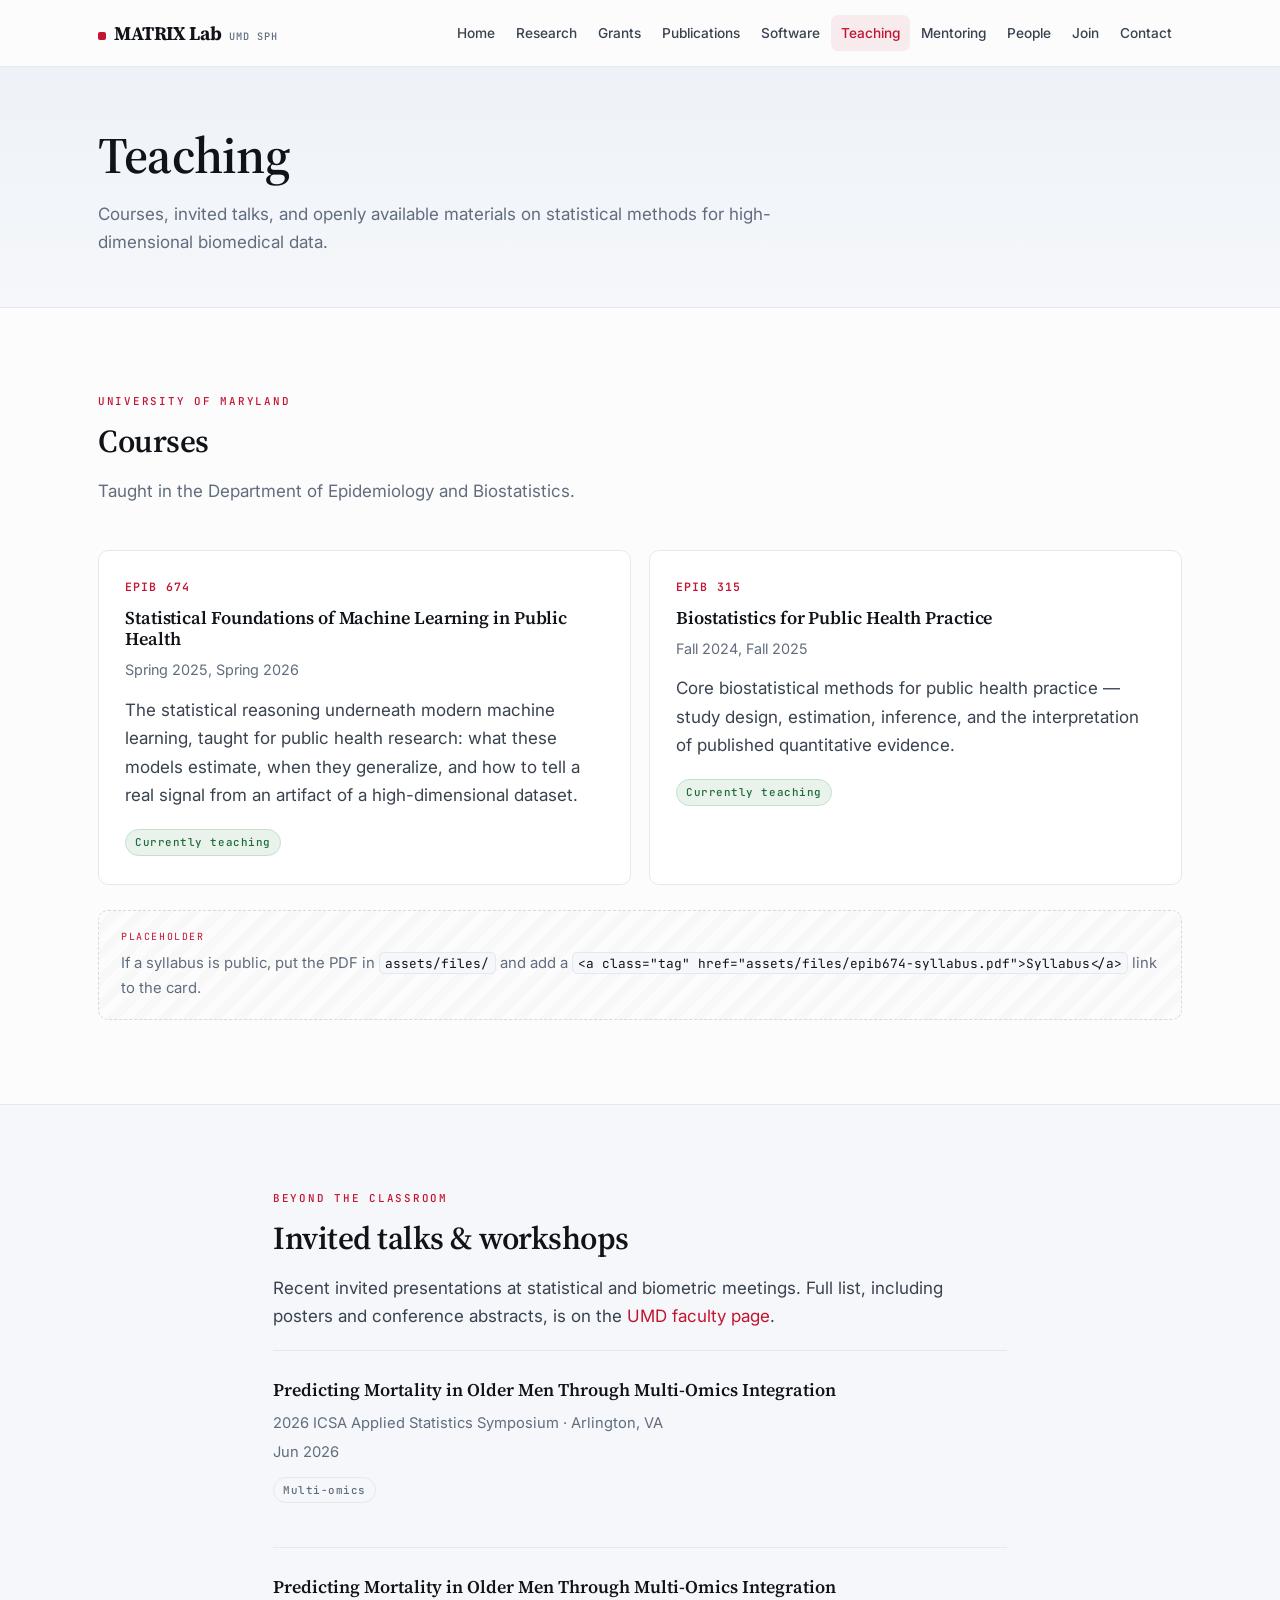
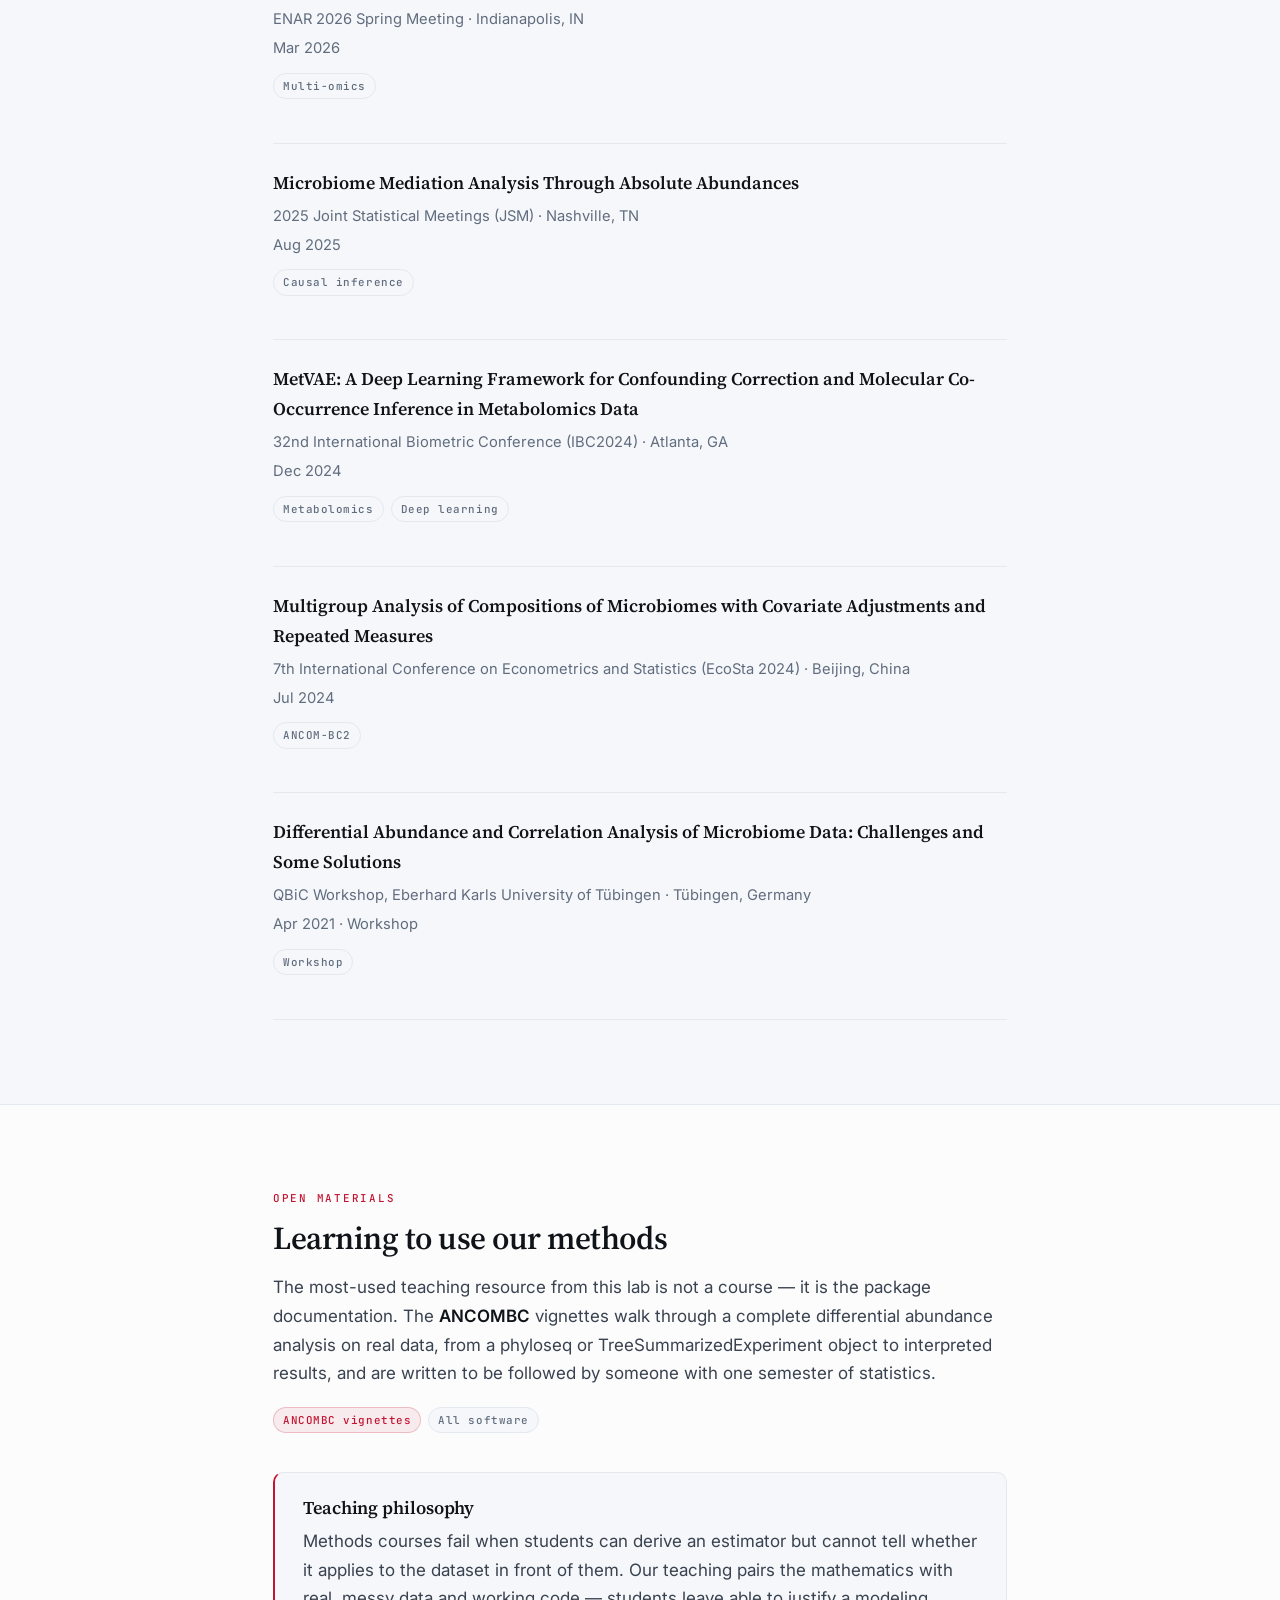
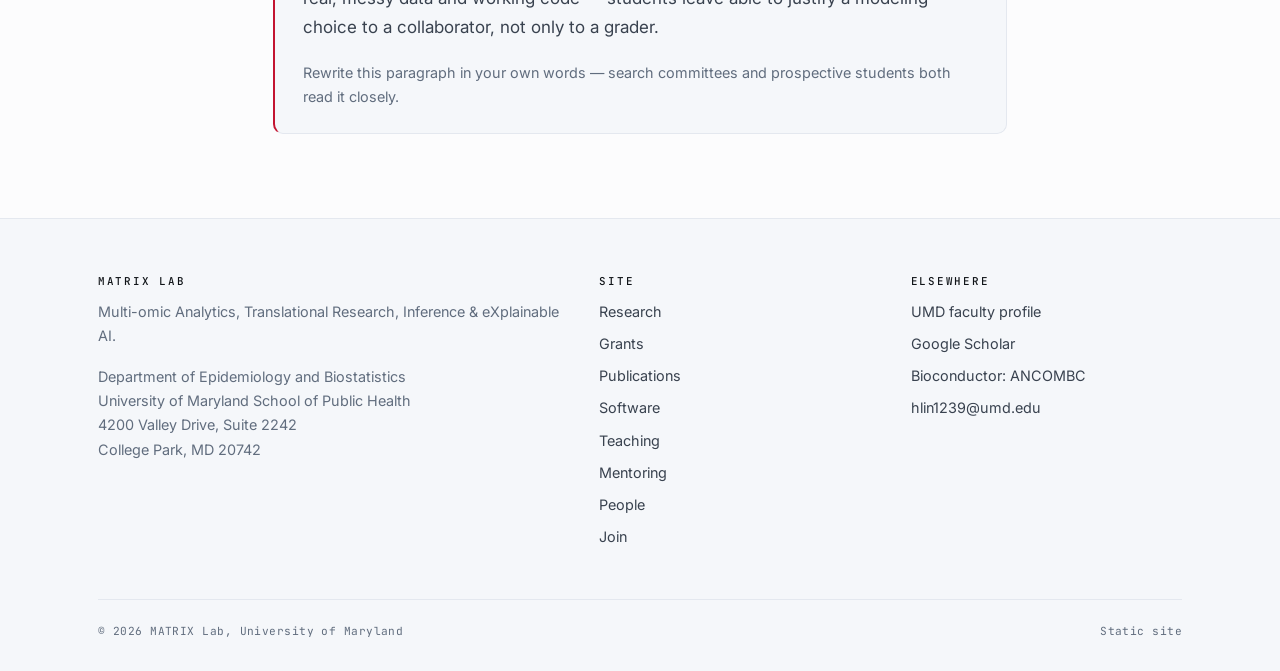
<file: teaching.html>
<!DOCTYPE html>
<html lang="en">
<head>
<meta charset="utf-8">
<meta name="viewport" content="width=device-width, initial-scale=1">
<title>Teaching | MATRIX Lab</title>
<meta name="description" content="Courses, workshops, and teaching materials from Dr. Huang Lin at the University of Maryland School of Public Health.">
<link rel="preconnect" href="https://fonts.googleapis.com">
<link rel="preconnect" href="https://fonts.gstatic.com" crossorigin>
<link href="https://fonts.googleapis.com/css2?family=Inter:wght@400;500;600;700&family=JetBrains+Mono:wght@400;500&family=Source+Serif+4:ital,opsz,wght@0,8..60,400..700;1,8..60,400&display=swap" rel="stylesheet">
<link rel="stylesheet" href="assets/css/style.css">
</head>
<body>
<a class="skip" href="#main">Skip to content</a>

<header class="site-header">
  <div class="wrap nav">
    <a class="brand" href="index.html"><span class="dot"></span>MATRIX Lab <small>UMD SPH</small></a>
    <button class="nav-toggle" aria-expanded="false" aria-controls="nav-links" aria-label="Toggle menu">&#9776;</button>
    <ul class="nav-links" id="nav-links">
      <li><a href="index.html">Home</a></li>
      <li><a href="research.html">Research</a></li>
      <li><a href="grants.html">Grants</a></li>
      <li><a href="publications.html">Publications</a></li>
      <li><a href="software.html">Software</a></li>
      <li><a href="teaching.html" class="active">Teaching</a></li>
      <li><a href="mentoring.html">Mentoring</a></li>
      <li><a href="people.html">People</a></li>
      <li><a href="join.html">Join</a></li>
      <li><a href="contact.html">Contact</a></li>
    </ul>
  </div>
</header>

<main id="main">
  <div class="page-head">
    <div class="wrap">
      <h1>Teaching</h1>
      <p>Courses, invited talks, and openly available materials on statistical methods for high-dimensional biomedical data.</p>
    </div>
  </div>

  <!-- ============ COURSES ============ -->
  <section>
    <div class="wrap">
      <div class="section-head">
        <span class="kicker">University of Maryland</span>
        <h2>Courses</h2>
        <p>Taught in the Department of Epidemiology and Biostatistics.</p>
      </div>

      <!-- EDIT: one .card per course. Copy a block to add another. -->
      <div class="grid grid-2">

        <div class="card">
          <p class="role" style="font-family:var(--mono);font-size:.72rem;letter-spacing:.1em">EPIB 674</p>
          <h3>Statistical Foundations of Machine Learning in Public Health</h3>
          <p style="color:var(--muted);font-size:.9rem;margin-bottom:.9em">Spring 2025, Spring 2026</p>
          <p>The statistical reasoning underneath modern machine learning, taught for public health
          research: what these models estimate, when they generalize, and how to tell a real signal
          from an artifact of a high-dimensional dataset.</p>
          <p class="pub-links">
            <span class="tag tag-on">Currently teaching</span>
          </p>
        </div>

        <div class="card">
          <p class="role" style="font-family:var(--mono);font-size:.72rem;letter-spacing:.1em">EPIB 315</p>
          <h3>Biostatistics for Public Health Practice</h3>
          <p style="color:var(--muted);font-size:.9rem;margin-bottom:.9em">Fall 2024, Fall 2025</p>
          <p>Core biostatistical methods for public health practice &mdash; study design, estimation,
          inference, and the interpretation of published quantitative evidence.</p>
          <p class="pub-links">
            <span class="tag tag-on">Currently teaching</span>
          </p>
        </div>

      </div>

      <div class="todo" style="margin-top:1.6rem">
        <p>If a syllabus is public, put the PDF in <code>assets/files/</code> and add a
        <code>&lt;a class="tag" href="assets/files/epib674-syllabus.pdf"&gt;Syllabus&lt;/a&gt;</code>
        link to the card.</p>
      </div>
    </div>
  </section>

  <!-- ============ INVITED TALKS ============ -->
  <section class="soft">
    <div class="wrap narrow">
      <span class="kicker">Beyond the classroom</span>
      <h2>Invited talks &amp; workshops</h2>
      <p>
        Recent invited presentations at statistical and biometric meetings. Full list, including
        posters and conference abstracts, is on the <a href="https://sph.umd.edu/people/huang-lin">UMD
        faculty page</a>.
      </p>

      <ul class="pub-list">
        <li>
          <span class="pub-title">Predicting Mortality in Older Men Through Multi-Omics Integration</span>
          <p class="pub-authors">2026 ICSA Applied Statistics Symposium &middot; Arlington, VA</p>
          <p class="pub-venue">Jun 2026</p>
          <p class="pub-links"><span class="tag">Multi-omics</span></p>
        </li>
        <li>
          <span class="pub-title">Predicting Mortality in Older Men Through Multi-Omics Integration</span>
          <p class="pub-authors">ENAR 2026 Spring Meeting &middot; Indianapolis, IN</p>
          <p class="pub-venue">Mar 2026</p>
          <p class="pub-links"><span class="tag">Multi-omics</span></p>
        </li>
        <li>
          <span class="pub-title">Microbiome Mediation Analysis Through Absolute Abundances</span>
          <p class="pub-authors">2025 Joint Statistical Meetings (JSM) &middot; Nashville, TN</p>
          <p class="pub-venue">Aug 2025</p>
          <p class="pub-links"><span class="tag">Causal inference</span></p>
        </li>
        <li>
          <span class="pub-title">MetVAE: A Deep Learning Framework for Confounding Correction and Molecular Co-Occurrence Inference in Metabolomics Data</span>
          <p class="pub-authors">32nd International Biometric Conference (IBC2024) &middot; Atlanta, GA</p>
          <p class="pub-venue">Dec 2024</p>
          <p class="pub-links"><span class="tag">Metabolomics</span><span class="tag">Deep learning</span></p>
        </li>
        <li>
          <span class="pub-title">Multigroup Analysis of Compositions of Microbiomes with Covariate Adjustments and Repeated Measures</span>
          <p class="pub-authors">7th International Conference on Econometrics and Statistics (EcoSta 2024) &middot; Beijing, China</p>
          <p class="pub-venue">Jul 2024</p>
          <p class="pub-links"><span class="tag">ANCOM-BC2</span></p>
        </li>
        <li>
          <span class="pub-title">Differential Abundance and Correlation Analysis of Microbiome Data: Challenges and Some Solutions</span>
          <p class="pub-authors">QBiC Workshop, Eberhard Karls University of T&uuml;bingen &middot; T&uuml;bingen, Germany</p>
          <p class="pub-venue">Apr 2021 &middot; Workshop</p>
          <p class="pub-links"><span class="tag">Workshop</span></p>
        </li>
      </ul>
    </div>
  </section>

  <!-- ============ MATERIALS ============ -->
  <section>
    <div class="wrap narrow">
      <span class="kicker">Open materials</span>
      <h2>Learning to use our methods</h2>
      <p>
        The most-used teaching resource from this lab is not a course &mdash; it is the package
        documentation. The <strong>ANCOMBC</strong> vignettes walk through a complete differential
        abundance analysis on real data, from a phyloseq or TreeSummarizedExperiment object to
        interpreted results, and are written to be followed by someone with one semester of statistics.
      </p>
      <p class="pub-links">
        <a class="tag tag-hi" href="https://www.bioconductor.org/packages/ANCOMBC/">ANCOMBC vignettes</a>
        <a class="tag" href="software.html">All software</a>
      </p>

      <div class="callout" style="margin-top:2.4rem">
        <h3>Teaching philosophy</h3>
        <p>
          Methods courses fail when students can derive an estimator but cannot tell whether it applies
          to the dataset in front of them. Our teaching pairs the mathematics with real, messy data and
          working code &mdash; students leave able to justify a modeling choice to a collaborator, not
          only to a grader.
        </p>
        <p style="margin-top:1em;color:var(--muted);font-size:.9rem">
          Rewrite this paragraph in your own words &mdash; search committees and prospective students
          both read it closely.
        </p>
      </div>
    </div>
  </section>
</main>

<footer class="site-footer">
  <div class="wrap">
    <div class="footer-grid">
      <div>
        <h4>MATRIX Lab</h4>
        <p>Multi-omic Analytics, Translational Research, Inference &amp; eXplainable AI.</p>
        <p>Department of Epidemiology and Biostatistics<br>
           University of Maryland School of Public Health<br>
           4200 Valley Drive, Suite 2242<br>
           College Park, MD 20742</p>
      </div>
      <div>
        <h4>Site</h4>
        <ul>
          <li><a href="research.html">Research</a></li>
          <li><a href="grants.html">Grants</a></li>
          <li><a href="publications.html">Publications</a></li>
          <li><a href="software.html">Software</a></li>
          <li><a href="teaching.html">Teaching</a></li>
          <li><a href="mentoring.html">Mentoring</a></li>
          <li><a href="people.html">People</a></li>
          <li><a href="join.html">Join</a></li>
        </ul>
      </div>
      <div>
        <h4>Elsewhere</h4>
        <ul>
          <li><a href="https://sph.umd.edu/people/huang-lin">UMD faculty profile</a></li>
          <li><a href="https://scholar.google.com/citations?user=ysKnF2EAAAAJ&amp;hl=en">Google Scholar</a></li>
          <li><a href="https://www.bioconductor.org/packages/ANCOMBC/">Bioconductor: ANCOMBC</a></li>
          <li><a href="mailto:hlin1239@umd.edu">hlin1239@umd.edu</a></li>
        </ul>
      </div>
    </div>
    <div class="footer-bottom">
      <span>&copy; <span class="year">2026</span> MATRIX Lab, University of Maryland</span>
      <span>Static site</span>
    </div>
  </div>
</footer>

<script src="assets/js/main.js"></script>
</body>
</html>
</file>
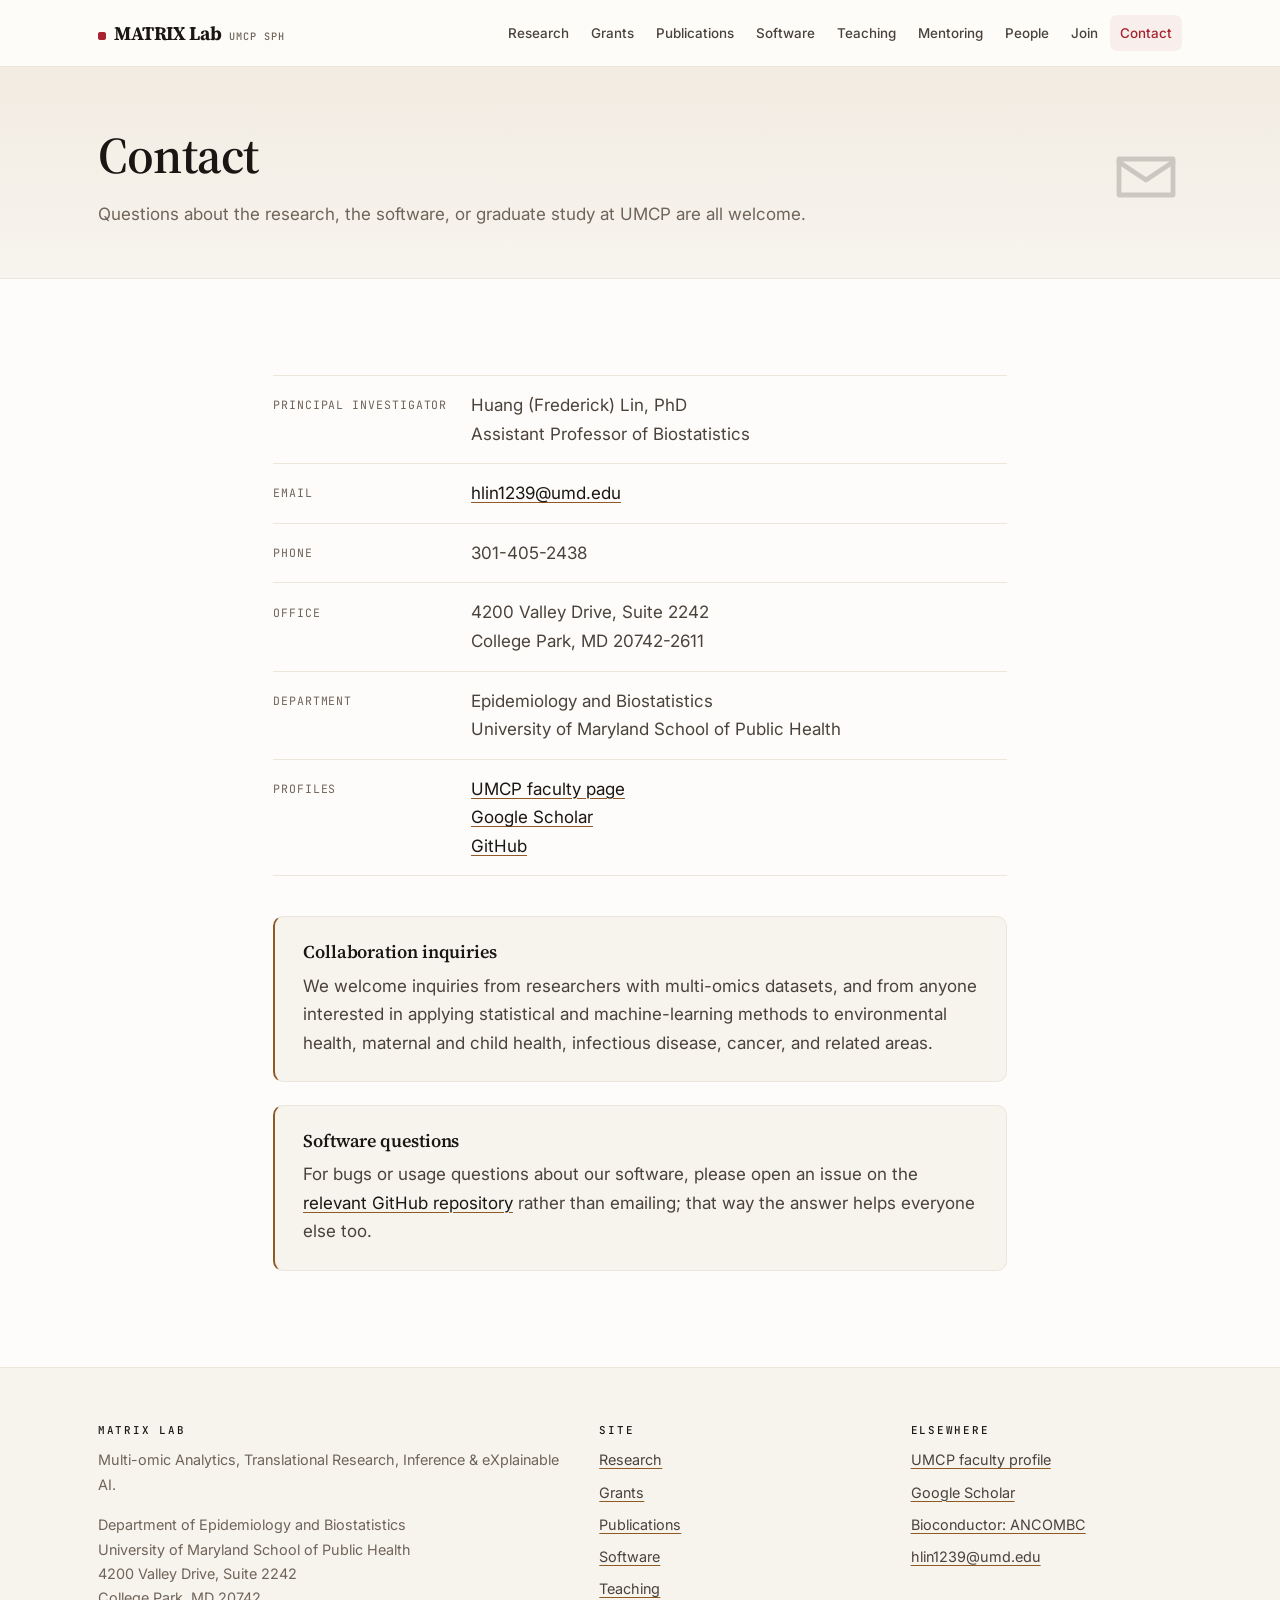
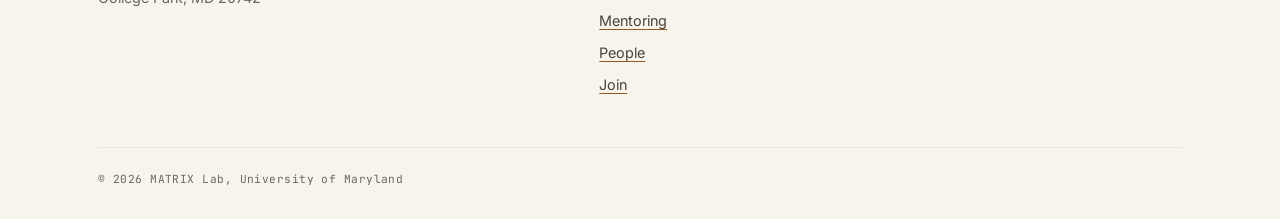
<file: docs/contact.html>
<!DOCTYPE html>
<html lang="en">
<head>
<meta charset="utf-8">
<meta name="viewport" content="width=device-width, initial-scale=1">
<title>Contact | MATRIX Lab</title>
<meta name="description" content="Contact the MATRIX Lab at the University of Maryland School of Public Health.">
<link rel="preconnect" href="https://fonts.googleapis.com">
<link rel="preconnect" href="https://fonts.gstatic.com" crossorigin>
<link href="https://fonts.googleapis.com/css2?family=Inter:wght@400;500;600;700&family=JetBrains+Mono:wght@400;500&family=Source+Serif+4:ital,opsz,wght@0,8..60,400..700;1,8..60,400&display=swap" rel="stylesheet">
<link rel="stylesheet" href="assets/css/style.css">
</head>
<body>
<!-- Icon sprite. Defined once per page and never rendered; only the <use>
     references are. Stroke styling is inherited from .ic in the stylesheet,
     so a symbol carries geometry and nothing else. Duplicated per page for
     the same reason the nav is: there is no build step. -->
<svg class="icon-defs" aria-hidden="true" focusable="false"><defs>
  <symbol id="ic-composition" viewBox="0 0 24 24"><path d="M4 20V10M10 20V4M16 20v-7M22 20H2"/></symbol>
  <symbol id="ic-integration" viewBox="0 0 24 24"><circle cx="7" cy="7" r="4"/><circle cx="17" cy="17" r="4"/><path d="M11 7h6M7 11v6"/></symbol>
  <symbol id="ic-causal" viewBox="0 0 24 24"><path d="M4 6h9M4 12h6M4 18h12"/><path d="M17 5l3 3-3 3"/></symbol>
  <symbol id="ic-xai" viewBox="0 0 24 24"><path d="M12 3v4M12 17v4M3 12h4M17 12h4"/><circle cx="12" cy="12" r="4"/></symbol>
  <symbol id="ic-environment" viewBox="0 0 24 24"><path d="M12 2a7 7 0 0 0-7 7c0 4 3 5 3 9h8c0-4 3-5 3-9a7 7 0 0 0-7-7z"/><path d="M9 21h6"/></symbol>
  <symbol id="ic-software" viewBox="0 0 24 24"><path d="M4 4h16v13H4z"/><path d="M8 21h8M12 17v4"/><path d="M8 12l2.5-3 2 2.5L15 8"/></symbol>
  <symbol id="ic-network" viewBox="0 0 24 24"><circle cx="5" cy="6" r="2"/><circle cx="19" cy="8" r="2"/><circle cx="12" cy="17" r="2"/><path d="M6.7 7.2 10.6 15.4M17.4 9.7 13.5 15.5M7 6.3 17 7.7"/></symbol>
  <symbol id="ic-publications" viewBox="0 0 24 24"><path d="M6 3h8l4 4v14H6z"/><path d="M14 3v4h4"/><path d="M9 12h6M9 16h5"/></symbol>
  <symbol id="ic-grants" viewBox="0 0 24 24"><circle cx="12" cy="9" r="6"/><path d="M8.5 14.2 7 22l5-2.6L17 22l-1.5-7.8"/></symbol>
  <symbol id="ic-teaching" viewBox="0 0 24 24"><path d="M12 4 2 9l10 5 10-5-10-5z"/><path d="M6 11.5V17c0 1.7 2.7 3 6 3s6-1.3 6-3v-5.5"/></symbol>
  <symbol id="ic-mentoring" viewBox="0 0 24 24"><circle cx="8" cy="7" r="3"/><path d="M2.5 20a5.5 5.5 0 0 1 11 0"/><path d="M16 4.6a3 3 0 0 1 0 5.6"/><path d="M17 14.3a5.5 5.5 0 0 1 4.5 5.7"/></symbol>
  <symbol id="ic-people" viewBox="0 0 24 24"><circle cx="12" cy="7" r="3"/><path d="M6 19a6 6 0 0 1 12 0"/><circle cx="4.4" cy="10.4" r="2.2"/><circle cx="19.6" cy="10.4" r="2.2"/></symbol>
  <symbol id="ic-join" viewBox="0 0 24 24"><path d="M14 3h5v18h-5"/><path d="M3 12h11"/><path d="M10 8l4 4-4 4"/></symbol>
  <symbol id="ic-contact" viewBox="0 0 24 24"><path d="M3 6h18v12H3z"/><path d="m3 7 9 6 9-6"/></symbol>
</defs></svg>

<a class="skip" href="#main">Skip to content</a>

<header class="site-header">
  <div class="wrap nav">
    <a class="brand" href="index.html"><span class="dot"></span>MATRIX Lab <small>UMCP SPH</small></a>
    <button class="nav-toggle" aria-expanded="false" aria-controls="nav-links" aria-label="Menu">&#9776;</button>
    <ul class="nav-links" id="nav-links">
      <li><a href="research.html">Research</a></li>
      <li><a href="grants.html">Grants</a></li>
      <li><a href="publications.html">Publications</a></li>
      <li><a href="software.html">Software</a></li>
      <li><a href="teaching.html">Teaching</a></li>
      <li><a href="mentoring.html">Mentoring</a></li>
      <li><a href="people.html">People</a></li>
      <li><a href="join.html">Join</a></li>
      <li><a href="contact.html" aria-current="page">Contact</a></li>
    </ul>
  </div>
</header>

<main id="main">
  <div class="page-head">
    <div class="wrap">
      <div>
        <h1>Contact</h1>
        <p>Questions about the research, the software, or graduate study at UMCP are all welcome.</p>
      </div>
      <div class="page-mark" aria-hidden="true"><svg class="ic" viewBox="0 0 24 24"><use href="#ic-contact"/></svg></div>
    </div>
  </div>

  <section>
    <div class="wrap narrow">
      <div class="rows">
        <div><span class="k">Principal Investigator</span><span>Huang (Frederick) Lin, PhD<br>Assistant Professor of Biostatistics</span></div>
        <div><span class="k">Email</span><span><a href="mailto:hlin1239@umd.edu">hlin1239@umd.edu</a></span></div>
        <div><span class="k">Phone</span><span>301-405-2438</span></div>
        <div><span class="k">Office</span><span>4200 Valley Drive, Suite 2242<br>College Park, MD 20742-2611</span></div>
        <div><span class="k">Department</span><span>Epidemiology and Biostatistics<br>University of Maryland School of Public Health</span></div>
        <div><span class="k">Profiles</span><span>
          <a href="https://sph.umd.edu/people/huang-lin">UMCP faculty page</a><br>
          <a href="https://scholar.google.com/citations?user=ysKnF2EAAAAJ&amp;hl=en">Google Scholar</a><br>
          <a href="https://github.com/FrederickHuangLin">GitHub</a>
        </span></div>
      </div>

      <div class="callout" style="margin-top:2.5rem">
        <h3>Collaboration inquiries</h3>
        <p style="margin-bottom:0">
          We welcome inquiries from researchers with multi-omics datasets, and from anyone
          interested in applying statistical and machine-learning methods to environmental health,
          maternal and child health, infectious disease, cancer, and related areas.
        </p>
      </div>

      <div class="callout" style="margin-top:1.4rem">
        <h3>Software questions</h3>
        <p style="margin-bottom:0">
          For bugs or usage questions about our software, please open an issue on the
          <a href="https://github.com/MATRIX-Research-Lab">relevant GitHub repository</a> rather than
          emailing; that way the answer helps everyone else too.
        </p>
      </div>
    </div>
  </section>
</main>

<footer class="site-footer">
  <div class="wrap">
    <div class="footer-grid">
      <div>
        <h4>MATRIX Lab</h4>
        <p>Multi-omic Analytics, Translational Research, Inference &amp; eXplainable AI.</p>
        <p>Department of Epidemiology and Biostatistics<br>
           University of Maryland School of Public Health<br>
           4200 Valley Drive, Suite 2242<br>
           College Park, MD 20742</p>
      </div>
      <div>
        <h4>Site</h4>
        <ul>
          <li><a href="research.html">Research</a></li>
          <li><a href="grants.html">Grants</a></li>
          <li><a href="publications.html">Publications</a></li>
          <li><a href="software.html">Software</a></li>
          <li><a href="teaching.html">Teaching</a></li>
          <li><a href="mentoring.html">Mentoring</a></li>
          <li><a href="people.html">People</a></li>
          <li><a href="join.html">Join</a></li>
        </ul>
      </div>
      <div>
        <h4>Elsewhere</h4>
        <ul>
          <li><a href="https://sph.umd.edu/people/huang-lin">UMCP faculty profile</a></li>
          <li><a href="https://scholar.google.com/citations?user=ysKnF2EAAAAJ&amp;hl=en">Google Scholar</a></li>
          <li><a href="https://www.bioconductor.org/packages/ANCOMBC/">Bioconductor: ANCOMBC</a></li>
          <li><a href="mailto:hlin1239@umd.edu">hlin1239@umd.edu</a></li>
        </ul>
      </div>
    </div>
    <div class="footer-bottom">
      <span>&copy; <span class="year">2026</span> MATRIX Lab, University of Maryland</span>
    </div>
  </div>
</footer>

<script src="assets/js/main.js"></script>
</body>
</html>
</file>
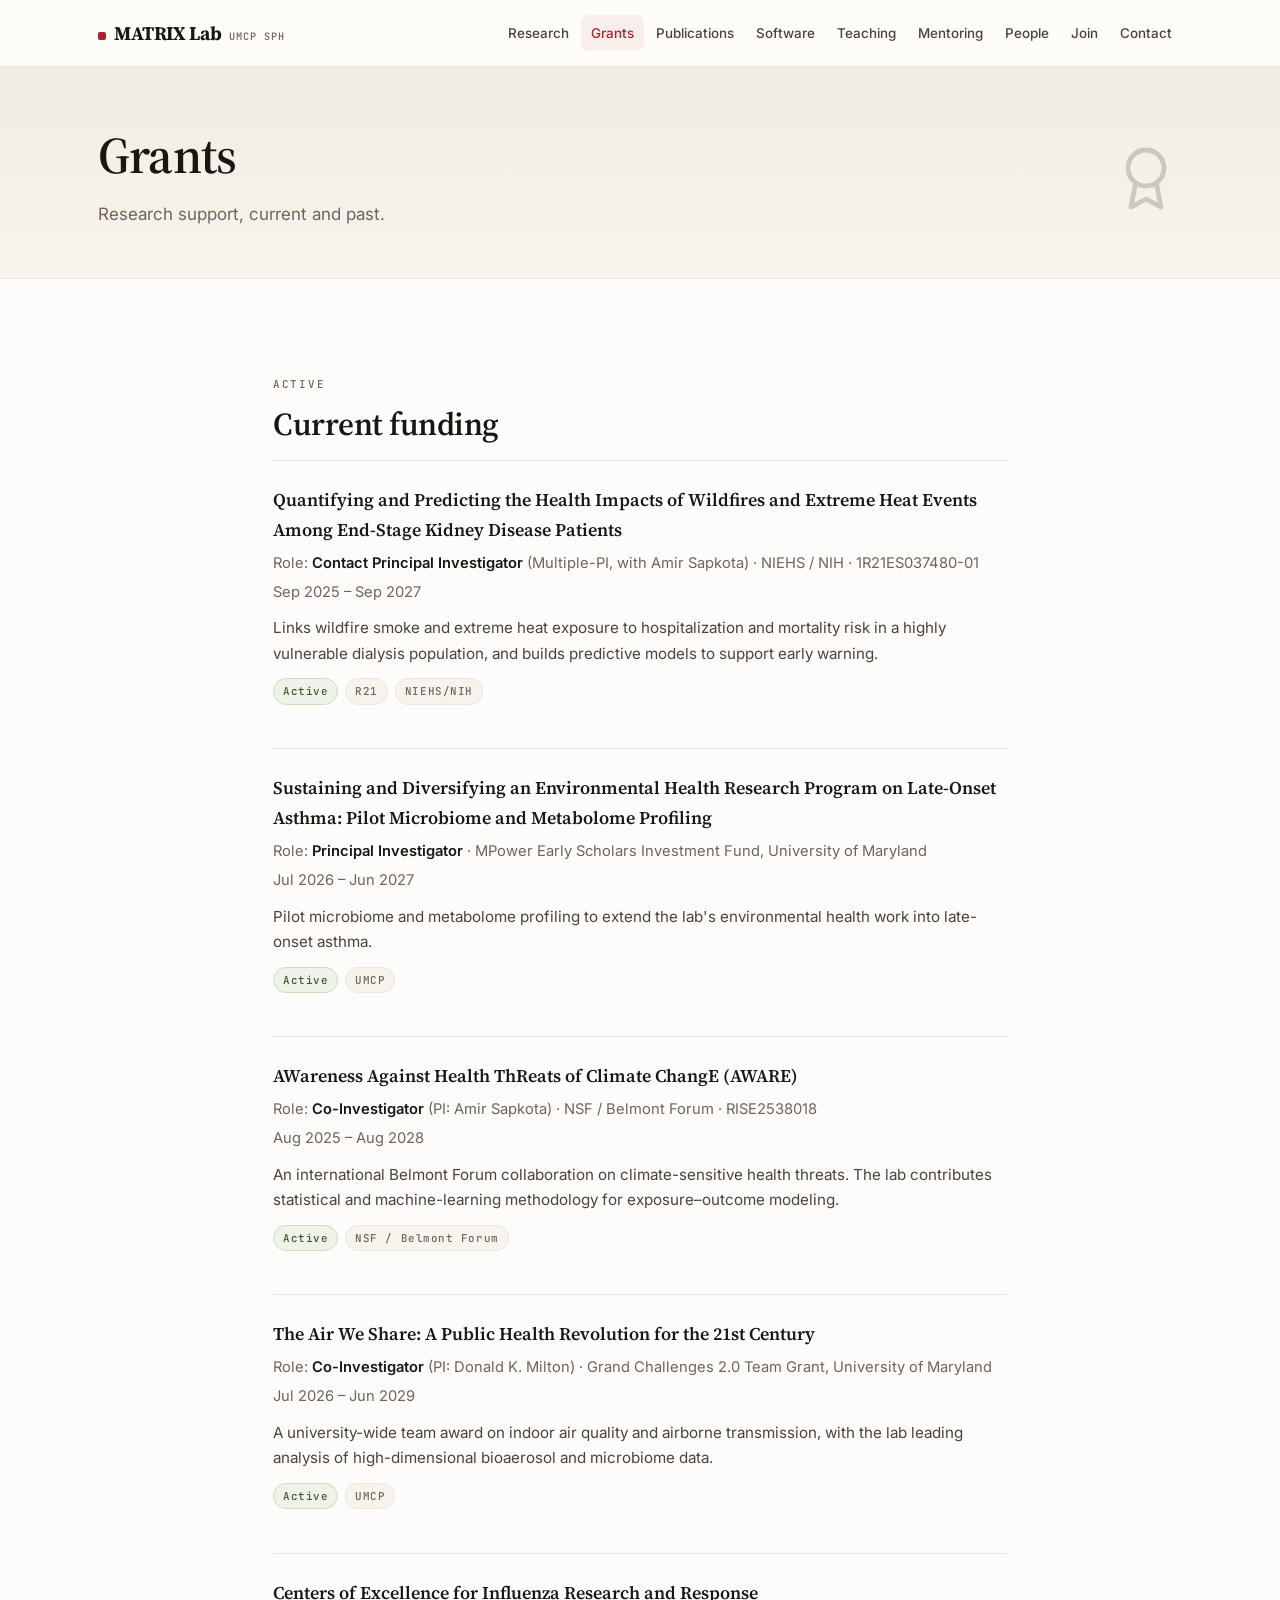
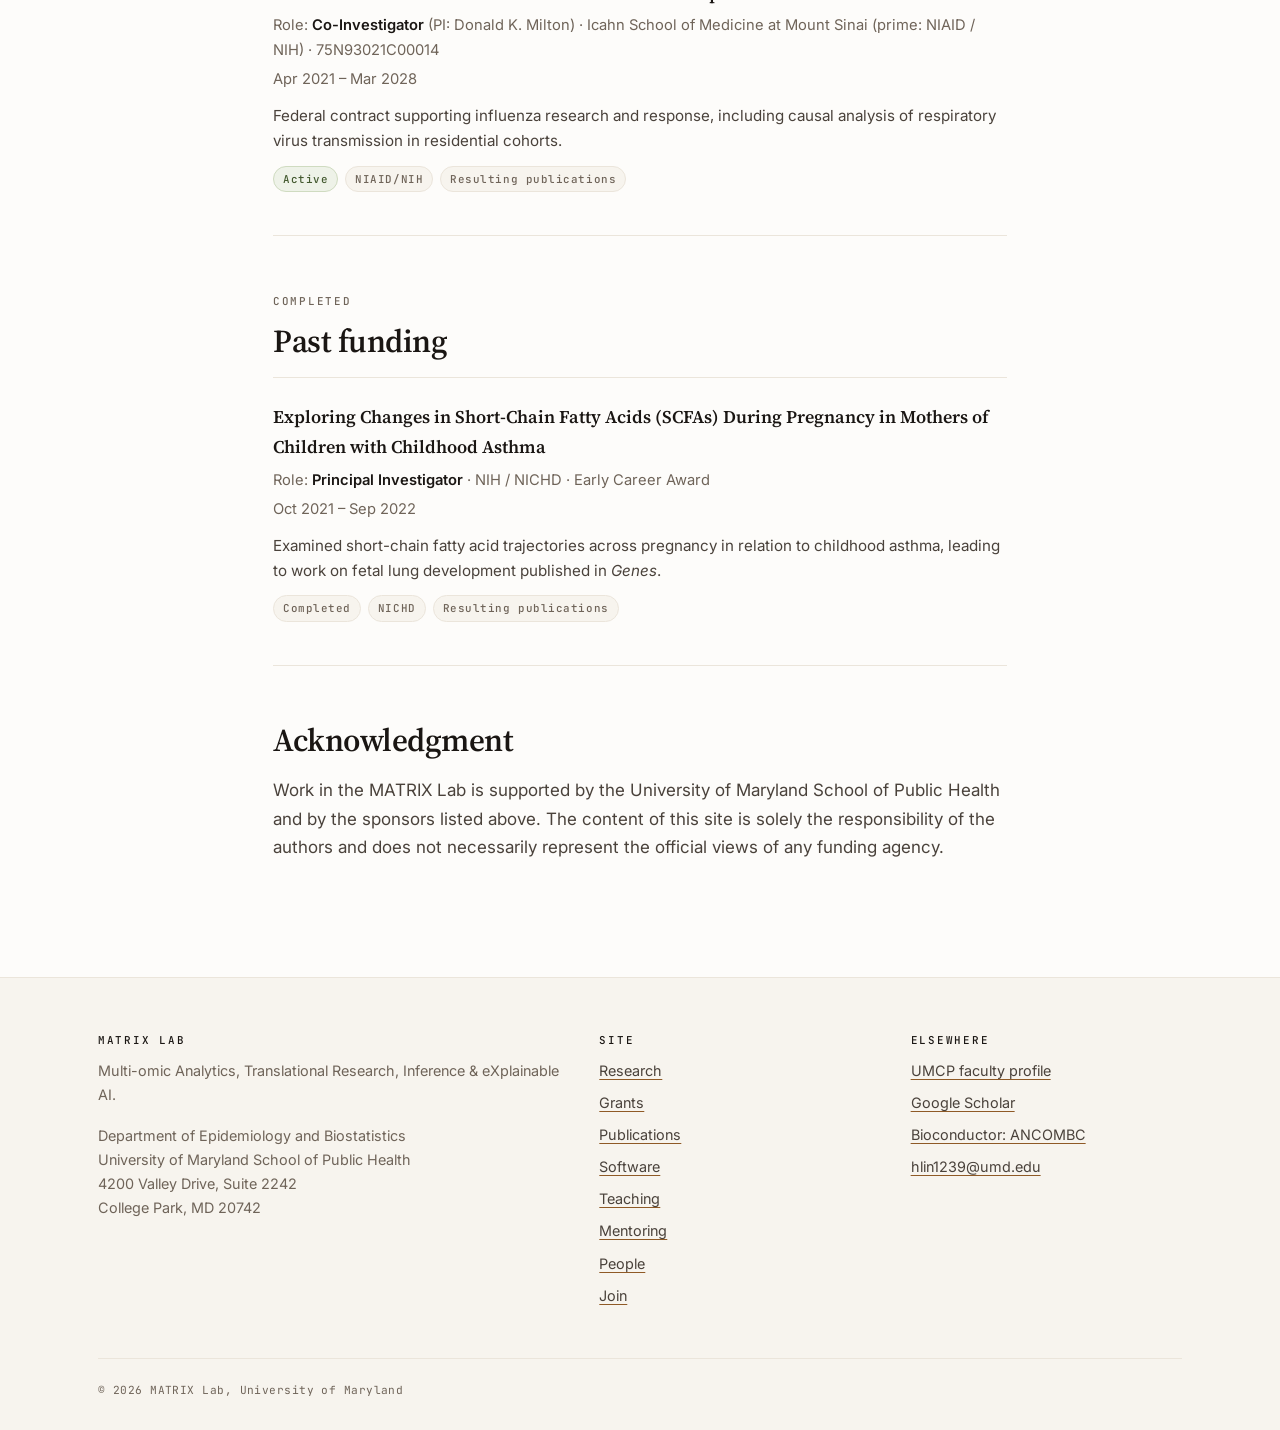
<file: docs/grants.html>
<!DOCTYPE html>
<html lang="en">
<head>
<meta charset="utf-8">
<meta name="viewport" content="width=device-width, initial-scale=1">
<title>Grants | MATRIX Lab</title>
<meta name="description" content="Active and completed research funding supporting the MATRIX Lab at the University of Maryland School of Public Health.">
<link rel="preconnect" href="https://fonts.googleapis.com">
<link rel="preconnect" href="https://fonts.gstatic.com" crossorigin>
<link href="https://fonts.googleapis.com/css2?family=Inter:wght@400;500;600;700&family=JetBrains+Mono:wght@400;500&family=Source+Serif+4:ital,opsz,wght@0,8..60,400..700;1,8..60,400&display=swap" rel="stylesheet">
<link rel="stylesheet" href="assets/css/style.css">
</head>
<body>
<!-- Icon sprite. Defined once per page and never rendered; only the <use>
     references are. Stroke styling is inherited from .ic in the stylesheet,
     so a symbol carries geometry and nothing else. Duplicated per page for
     the same reason the nav is: there is no build step. -->
<svg class="icon-defs" aria-hidden="true" focusable="false"><defs>
  <symbol id="ic-composition" viewBox="0 0 24 24"><path d="M4 20V10M10 20V4M16 20v-7M22 20H2"/></symbol>
  <symbol id="ic-integration" viewBox="0 0 24 24"><circle cx="7" cy="7" r="4"/><circle cx="17" cy="17" r="4"/><path d="M11 7h6M7 11v6"/></symbol>
  <symbol id="ic-causal" viewBox="0 0 24 24"><path d="M4 6h9M4 12h6M4 18h12"/><path d="M17 5l3 3-3 3"/></symbol>
  <symbol id="ic-xai" viewBox="0 0 24 24"><path d="M12 3v4M12 17v4M3 12h4M17 12h4"/><circle cx="12" cy="12" r="4"/></symbol>
  <symbol id="ic-environment" viewBox="0 0 24 24"><path d="M12 2a7 7 0 0 0-7 7c0 4 3 5 3 9h8c0-4 3-5 3-9a7 7 0 0 0-7-7z"/><path d="M9 21h6"/></symbol>
  <symbol id="ic-software" viewBox="0 0 24 24"><path d="M4 4h16v13H4z"/><path d="M8 21h8M12 17v4"/><path d="M8 12l2.5-3 2 2.5L15 8"/></symbol>
  <symbol id="ic-network" viewBox="0 0 24 24"><circle cx="5" cy="6" r="2"/><circle cx="19" cy="8" r="2"/><circle cx="12" cy="17" r="2"/><path d="M6.7 7.2 10.6 15.4M17.4 9.7 13.5 15.5M7 6.3 17 7.7"/></symbol>
  <symbol id="ic-publications" viewBox="0 0 24 24"><path d="M6 3h8l4 4v14H6z"/><path d="M14 3v4h4"/><path d="M9 12h6M9 16h5"/></symbol>
  <symbol id="ic-grants" viewBox="0 0 24 24"><circle cx="12" cy="9" r="6"/><path d="M8.5 14.2 7 22l5-2.6L17 22l-1.5-7.8"/></symbol>
  <symbol id="ic-teaching" viewBox="0 0 24 24"><path d="M12 4 2 9l10 5 10-5-10-5z"/><path d="M6 11.5V17c0 1.7 2.7 3 6 3s6-1.3 6-3v-5.5"/></symbol>
  <symbol id="ic-mentoring" viewBox="0 0 24 24"><circle cx="8" cy="7" r="3"/><path d="M2.5 20a5.5 5.5 0 0 1 11 0"/><path d="M16 4.6a3 3 0 0 1 0 5.6"/><path d="M17 14.3a5.5 5.5 0 0 1 4.5 5.7"/></symbol>
  <symbol id="ic-people" viewBox="0 0 24 24"><circle cx="12" cy="7" r="3"/><path d="M6 19a6 6 0 0 1 12 0"/><circle cx="4.4" cy="10.4" r="2.2"/><circle cx="19.6" cy="10.4" r="2.2"/></symbol>
  <symbol id="ic-join" viewBox="0 0 24 24"><path d="M14 3h5v18h-5"/><path d="M3 12h11"/><path d="M10 8l4 4-4 4"/></symbol>
  <symbol id="ic-contact" viewBox="0 0 24 24"><path d="M3 6h18v12H3z"/><path d="m3 7 9 6 9-6"/></symbol>
</defs></svg>

<a class="skip" href="#main">Skip to content</a>

<header class="site-header">
  <div class="wrap nav">
    <a class="brand" href="index.html"><span class="dot"></span>MATRIX Lab <small>UMCP SPH</small></a>
    <button class="nav-toggle" aria-expanded="false" aria-controls="nav-links" aria-label="Menu">&#9776;</button>
    <ul class="nav-links" id="nav-links">
      <li><a href="research.html">Research</a></li>
      <li><a href="grants.html" aria-current="page">Grants</a></li>
      <li><a href="publications.html">Publications</a></li>
      <li><a href="software.html">Software</a></li>
      <li><a href="teaching.html">Teaching</a></li>
      <li><a href="mentoring.html">Mentoring</a></li>
      <li><a href="people.html">People</a></li>
      <li><a href="join.html">Join</a></li>
      <li><a href="contact.html">Contact</a></li>
    </ul>
  </div>
</header>

<main id="main">
  <div class="page-head">
    <div class="wrap">
      <div>
        <h1>Grants</h1>
        <p>Research support, current and past.</p>
      </div>
      <div class="page-mark" aria-hidden="true"><svg class="ic" viewBox="0 0 24 24"><use href="#ic-grants"/></svg></div>
    </div>
  </div>

  <section>
    <div class="wrap narrow">

      <span class="kicker">Active</span>
      <h2>Current funding</h2>
      <ul class="pub-list">

        <li>
          <span class="pub-title">Quantifying and Predicting the Health Impacts of Wildfires and Extreme Heat Events Among End-Stage Kidney Disease Patients</span>
          <p class="pub-authors">Role: <span class="me">Contact Principal Investigator</span> (Multiple-PI, with Amir Sapkota) &middot; NIEHS / NIH &middot; 1R21ES037480-01</p>
          <p class="pub-venue">Sep 2025 &ndash; Sep 2027</p>
          <p class="pub-note">Links wildfire smoke and extreme heat exposure to hospitalization and mortality risk in a highly vulnerable dialysis population, and builds predictive models to support early warning.</p>
          <p class="pub-links">
            <span class="tag tag-on">Active</span>
            <span class="tag">R21</span>
            <span class="tag">NIEHS/NIH</span>
          </p>
        </li>

        <li>
          <span class="pub-title">Sustaining and Diversifying an Environmental Health Research Program on Late-Onset Asthma: Pilot Microbiome and Metabolome Profiling</span>
          <p class="pub-authors">Role: <span class="me">Principal Investigator</span> &middot; MPower Early Scholars Investment Fund, University of Maryland</p>
          <p class="pub-venue">Jul 2026 &ndash; Jun 2027</p>
          <p class="pub-note">Pilot microbiome and metabolome profiling to extend the lab's environmental health work into late-onset asthma.</p>
          <p class="pub-links">
            <span class="tag tag-on">Active</span>
            <span class="tag">UMCP</span>
          </p>
        </li>

        <li>
          <span class="pub-title">AWareness Against Health ThReats of Climate ChangE (AWARE)</span>
          <p class="pub-authors">Role: <span class="me">Co-Investigator</span> (PI: Amir Sapkota) &middot; NSF / Belmont Forum &middot; RISE2538018</p>
          <p class="pub-venue">Aug 2025 &ndash; Aug 2028</p>
          <p class="pub-note">An international Belmont Forum collaboration on climate-sensitive health threats. The lab contributes statistical and machine-learning methodology for exposure&ndash;outcome modeling.</p>
          <p class="pub-links">
            <span class="tag tag-on">Active</span>
            <span class="tag">NSF / Belmont Forum</span>
          </p>
        </li>

        <li>
          <span class="pub-title">The Air We Share: A Public Health Revolution for the 21st Century</span>
          <p class="pub-authors">Role: <span class="me">Co-Investigator</span> (PI: Donald K. Milton) &middot; Grand Challenges 2.0 Team Grant, University of Maryland</p>
          <p class="pub-venue">Jul 2026 &ndash; Jun 2029</p>
          <p class="pub-note">A university-wide team award on indoor air quality and airborne transmission, with the lab leading analysis of high-dimensional bioaerosol and microbiome data.</p>
          <p class="pub-links">
            <span class="tag tag-on">Active</span>
            <span class="tag">UMCP</span>
          </p>
        </li>

        <li>
          <span class="pub-title">Centers of Excellence for Influenza Research and Response</span>
          <p class="pub-authors">Role: <span class="me">Co-Investigator</span> (PI: Donald K. Milton) &middot; Icahn School of Medicine at Mount Sinai (prime: NIAID / NIH) &middot; 75N93021C00014</p>
          <p class="pub-venue">Apr 2021 &ndash; Mar 2028</p>
          <p class="pub-note">Federal contract supporting influenza research and response, including causal analysis of respiratory virus transmission in residential cohorts.</p>
          <p class="pub-links">
            <span class="tag tag-on">Active</span>
            <span class="tag">NIAID/NIH</span>
            <a class="tag" href="publications.html">Resulting publications</a>
          </p>
        </li>

      </ul>

      <span class="kicker" style="margin-top:3.5rem">Completed</span>
      <h2>Past funding</h2>
      <ul class="pub-list">

        <li>
          <span class="pub-title">Exploring Changes in Short-Chain Fatty Acids (SCFAs) During Pregnancy in Mothers of Children with Childhood Asthma</span>
          <p class="pub-authors">Role: <span class="me">Principal Investigator</span> &middot; NIH / NICHD &middot; Early Career Award</p>
          <p class="pub-venue">Oct 2021 &ndash; Sep 2022</p>
          <p class="pub-note">Examined short-chain fatty acid trajectories across pregnancy in relation to childhood asthma, leading to work on fetal lung development published in <em>Genes</em>.</p>
          <p class="pub-links">
            <span class="tag tag-off">Completed</span>
            <span class="tag">NICHD</span>
            <a class="tag" href="publications.html">Resulting publications</a>
          </p>
        </li>

      </ul>

      <h2 style="margin-top:3.5rem">Acknowledgment</h2>
      <p>
        Work in the MATRIX Lab is supported by the University of Maryland School of Public Health and
        by the sponsors listed above. The content of this site is solely the responsibility of the
        authors and does not necessarily represent the official views of any funding agency.
      </p>

    </div>
  </section>
</main>

<footer class="site-footer">
  <div class="wrap">
    <div class="footer-grid">
      <div>
        <h4>MATRIX Lab</h4>
        <p>Multi-omic Analytics, Translational Research, Inference &amp; eXplainable AI.</p>
        <p>Department of Epidemiology and Biostatistics<br>
           University of Maryland School of Public Health<br>
           4200 Valley Drive, Suite 2242<br>
           College Park, MD 20742</p>
      </div>
      <div>
        <h4>Site</h4>
        <ul>
          <li><a href="research.html">Research</a></li>
          <li><a href="grants.html">Grants</a></li>
          <li><a href="publications.html">Publications</a></li>
          <li><a href="software.html">Software</a></li>
          <li><a href="teaching.html">Teaching</a></li>
          <li><a href="mentoring.html">Mentoring</a></li>
          <li><a href="people.html">People</a></li>
          <li><a href="join.html">Join</a></li>
        </ul>
      </div>
      <div>
        <h4>Elsewhere</h4>
        <ul>
          <li><a href="https://sph.umd.edu/people/huang-lin">UMCP faculty profile</a></li>
          <li><a href="https://scholar.google.com/citations?user=ysKnF2EAAAAJ&amp;hl=en">Google Scholar</a></li>
          <li><a href="https://www.bioconductor.org/packages/ANCOMBC/">Bioconductor: ANCOMBC</a></li>
          <li><a href="mailto:hlin1239@umd.edu">hlin1239@umd.edu</a></li>
        </ul>
      </div>
    </div>
    <div class="footer-bottom">
      <span>&copy; <span class="year">2026</span> MATRIX Lab, University of Maryland</span>
    </div>
  </div>
</footer>

<script src="assets/js/main.js"></script>
</body>
</html>
</file>
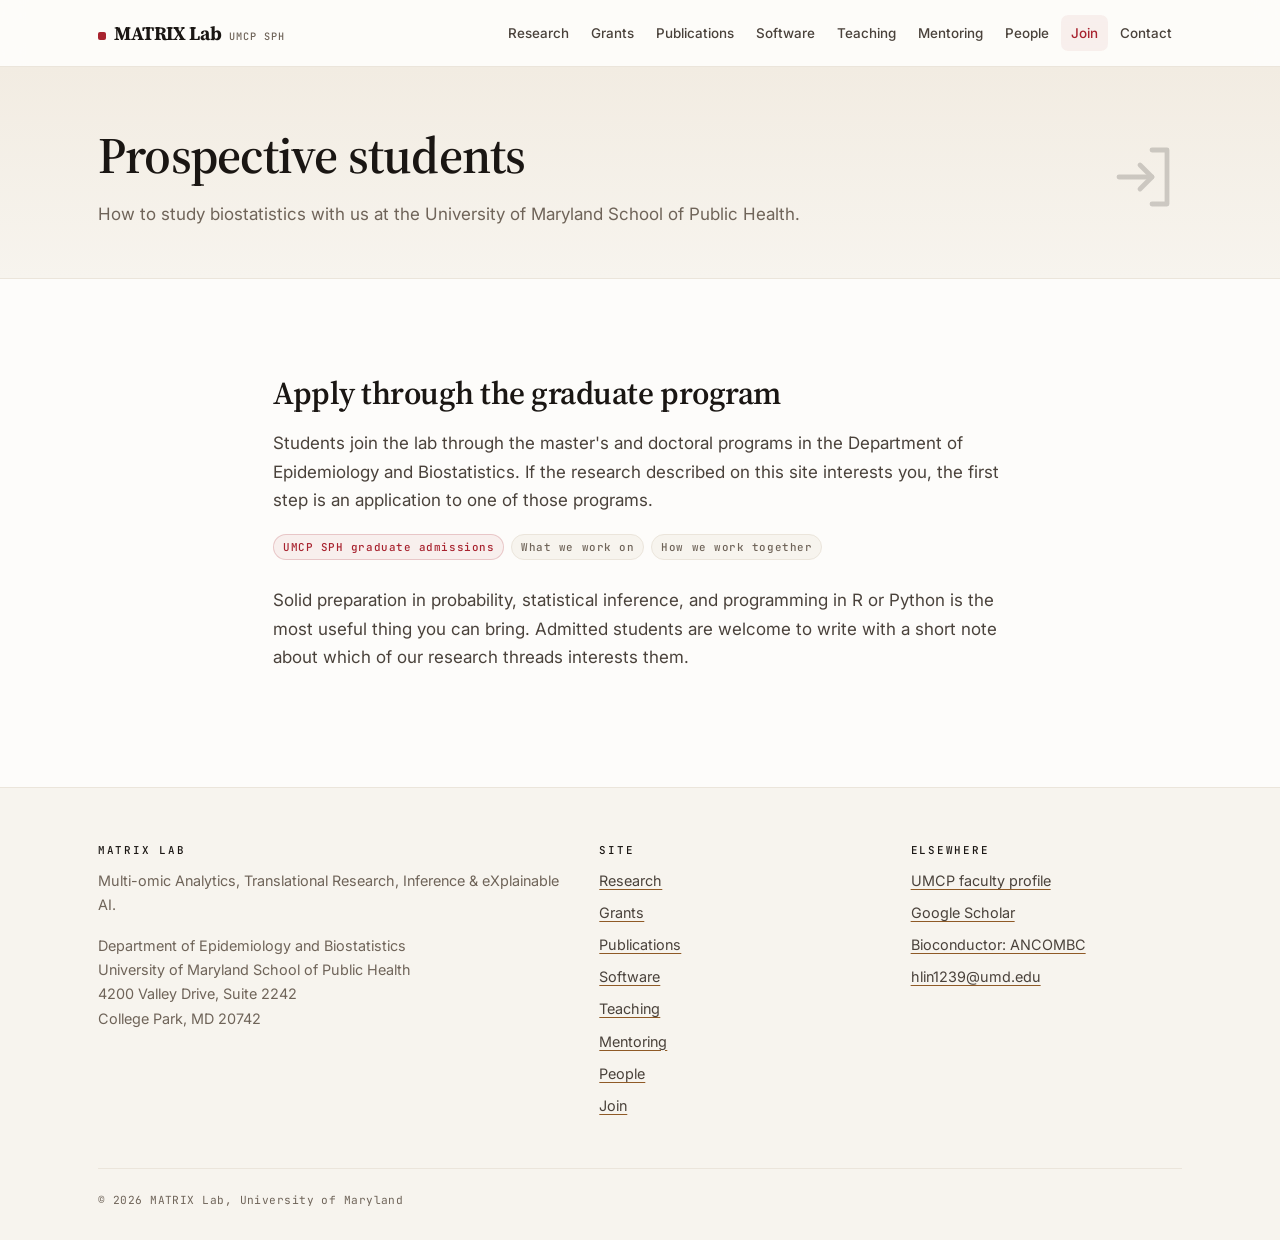
<file: docs/join.html>
<!DOCTYPE html>
<html lang="en">
<head>
<meta charset="utf-8">
<meta name="viewport" content="width=device-width, initial-scale=1">
<title>Prospective Students | MATRIX Lab</title>
<meta name="description" content="How prospective students apply to study biostatistics with the MATRIX Lab through the graduate programs at the University of Maryland School of Public Health.">
<link rel="preconnect" href="https://fonts.googleapis.com">
<link rel="preconnect" href="https://fonts.gstatic.com" crossorigin>
<link href="https://fonts.googleapis.com/css2?family=Inter:wght@400;500;600;700&family=JetBrains+Mono:wght@400;500&family=Source+Serif+4:ital,opsz,wght@0,8..60,400..700;1,8..60,400&display=swap" rel="stylesheet">
<link rel="stylesheet" href="assets/css/style.css">
</head>
<body>
<!-- Icon sprite. Defined once per page and never rendered; only the <use>
     references are. Stroke styling is inherited from .ic in the stylesheet,
     so a symbol carries geometry and nothing else. Duplicated per page for
     the same reason the nav is: there is no build step. -->
<svg class="icon-defs" aria-hidden="true" focusable="false"><defs>
  <symbol id="ic-composition" viewBox="0 0 24 24"><path d="M4 20V10M10 20V4M16 20v-7M22 20H2"/></symbol>
  <symbol id="ic-integration" viewBox="0 0 24 24"><circle cx="7" cy="7" r="4"/><circle cx="17" cy="17" r="4"/><path d="M11 7h6M7 11v6"/></symbol>
  <symbol id="ic-causal" viewBox="0 0 24 24"><path d="M4 6h9M4 12h6M4 18h12"/><path d="M17 5l3 3-3 3"/></symbol>
  <symbol id="ic-xai" viewBox="0 0 24 24"><path d="M12 3v4M12 17v4M3 12h4M17 12h4"/><circle cx="12" cy="12" r="4"/></symbol>
  <symbol id="ic-environment" viewBox="0 0 24 24"><path d="M12 2a7 7 0 0 0-7 7c0 4 3 5 3 9h8c0-4 3-5 3-9a7 7 0 0 0-7-7z"/><path d="M9 21h6"/></symbol>
  <symbol id="ic-software" viewBox="0 0 24 24"><path d="M4 4h16v13H4z"/><path d="M8 21h8M12 17v4"/><path d="M8 12l2.5-3 2 2.5L15 8"/></symbol>
  <symbol id="ic-network" viewBox="0 0 24 24"><circle cx="5" cy="6" r="2"/><circle cx="19" cy="8" r="2"/><circle cx="12" cy="17" r="2"/><path d="M6.7 7.2 10.6 15.4M17.4 9.7 13.5 15.5M7 6.3 17 7.7"/></symbol>
  <symbol id="ic-publications" viewBox="0 0 24 24"><path d="M6 3h8l4 4v14H6z"/><path d="M14 3v4h4"/><path d="M9 12h6M9 16h5"/></symbol>
  <symbol id="ic-grants" viewBox="0 0 24 24"><circle cx="12" cy="9" r="6"/><path d="M8.5 14.2 7 22l5-2.6L17 22l-1.5-7.8"/></symbol>
  <symbol id="ic-teaching" viewBox="0 0 24 24"><path d="M12 4 2 9l10 5 10-5-10-5z"/><path d="M6 11.5V17c0 1.7 2.7 3 6 3s6-1.3 6-3v-5.5"/></symbol>
  <symbol id="ic-mentoring" viewBox="0 0 24 24"><circle cx="8" cy="7" r="3"/><path d="M2.5 20a5.5 5.5 0 0 1 11 0"/><path d="M16 4.6a3 3 0 0 1 0 5.6"/><path d="M17 14.3a5.5 5.5 0 0 1 4.5 5.7"/></symbol>
  <symbol id="ic-people" viewBox="0 0 24 24"><circle cx="12" cy="7" r="3"/><path d="M6 19a6 6 0 0 1 12 0"/><circle cx="4.4" cy="10.4" r="2.2"/><circle cx="19.6" cy="10.4" r="2.2"/></symbol>
  <symbol id="ic-join" viewBox="0 0 24 24"><path d="M14 3h5v18h-5"/><path d="M3 12h11"/><path d="M10 8l4 4-4 4"/></symbol>
  <symbol id="ic-contact" viewBox="0 0 24 24"><path d="M3 6h18v12H3z"/><path d="m3 7 9 6 9-6"/></symbol>
</defs></svg>

<a class="skip" href="#main">Skip to content</a>

<header class="site-header">
  <div class="wrap nav">
    <a class="brand" href="index.html"><span class="dot"></span>MATRIX Lab <small>UMCP SPH</small></a>
    <button class="nav-toggle" aria-expanded="false" aria-controls="nav-links" aria-label="Menu">&#9776;</button>
    <ul class="nav-links" id="nav-links">
      <li><a href="research.html">Research</a></li>
      <li><a href="grants.html">Grants</a></li>
      <li><a href="publications.html">Publications</a></li>
      <li><a href="software.html">Software</a></li>
      <li><a href="teaching.html">Teaching</a></li>
      <li><a href="mentoring.html">Mentoring</a></li>
      <li><a href="people.html">People</a></li>
      <li><a href="join.html" aria-current="page">Join</a></li>
      <li><a href="contact.html">Contact</a></li>
    </ul>
  </div>
</header>

<main id="main">
  <div class="page-head">
    <div class="wrap">
      <div>
        <h1>Prospective students</h1>
        <p>How to study biostatistics with us at the University of Maryland School of Public Health.</p>
      </div>
      <div class="page-mark" aria-hidden="true"><svg class="ic" viewBox="0 0 24 24"><use href="#ic-join"/></svg></div>
    </div>
  </div>

  <section>
    <div class="wrap narrow">
      <h2>Apply through the graduate program</h2>
      <p>
        Students join the lab through the master's and doctoral programs in the Department of
        Epidemiology and Biostatistics. If the research described on this site interests you, the
        first step is an application to one of those programs.
      </p>
      <p class="pub-links">
        <a class="tag tag-hi" href="https://sph.umd.edu/admissions/graduate-admissions">UMCP SPH graduate admissions</a>
        <a class="tag" href="research.html">What we work on</a>
        <a class="tag" href="mentoring.html">How we work together</a>
      </p>
      <p style="margin-top:1.6rem">
        Solid preparation in probability, statistical inference, and programming in R or Python is
        the most useful thing you can bring. Admitted students are welcome to write with a short
        note about which of our research threads interests them.
      </p>
    </div>
  </section>

  <!-- Reactivate the sections below when the lab has funded openings to advertise.
  <section>
    <div class="wrap">
      <div class="grid grid-3">
        <div class="card">
          <h3>PhD students</h3>
          <p>
            Apply to the Biostatistics or Epidemiology PhD programs at UMCP SPH and mention the MATRIX Lab
            in your statement. Strong preparation in probability, statistical inference, and programming
            (R or Python) is expected.
          </p>
        </div>
        <div class="card">
          <h3>MS students</h3>
          <p>
            Research assistantships and thesis projects are available for MS students interested in
            microbiome methods, multi-omics, or applied machine learning in public health.
          </p>
        </div>
        <div class="card">
          <h3>Postdocs</h3>
          <p>
            Postdoctoral openings are announced here and on the UMCP careers site. Informal inquiries
            with a CV are welcome at any time.
          </p>
        </div>
        <div class="card">
          <h3>Undergraduates</h3>
          <p>
            UMCP undergraduates with solid programming skills can join for independent study or summer
            research. Prior coursework in statistics is helpful but curiosity matters more.
          </p>
        </div>
        <div class="card">
          <h3>Collaborators</h3>
          <p>
            Have a microbiome, metabolomics, or multi-omics dataset and a question that standard tools
            do not answer? We are interested, especially early, while the design can still change.
          </p>
        </div>
        <div class="card">
          <h3>Visiting scholars</h3>
          <p>
            We host visiting students and scholars with independent funding. Please include your
            proposed dates and research plan.
          </p>
        </div>
      </div>

      <div class="wrap narrow" style="padding:0;margin-top:3rem">
        <h2>How to reach out</h2>
        <p>Email <a href="mailto:hlin1239@umd.edu">hlin1239@umd.edu</a> with:</p>
        <ol>
          <li>A short paragraph on what you want to work on and why this lab;</li>
          <li>Your CV;</li>
          <li>Your programming and statistics background (courses, projects, or code you are proud of).</li>
        </ol>
        <p>
          Please use a subject line beginning with <code>[MATRIX Lab]</code> so your message does not
          get lost.
        </p>

        <div class="callout" style="margin-top:2rem">
          <h3>What we look for</h3>
          <p style="margin-bottom:0">
            Comfort with mathematical statistics, willingness to write real software that other people
            will run, and the patience to work with collaborators whose questions come before the method
            exists. We support students in publishing methodology and in learning to communicate it to
            non-statisticians.
          </p>
        </div>
      </div>
    </div>
  </section>
  -->
</main>

<footer class="site-footer">
  <div class="wrap">
    <div class="footer-grid">
      <div>
        <h4>MATRIX Lab</h4>
        <p>Multi-omic Analytics, Translational Research, Inference &amp; eXplainable AI.</p>
        <p>Department of Epidemiology and Biostatistics<br>
           University of Maryland School of Public Health<br>
           4200 Valley Drive, Suite 2242<br>
           College Park, MD 20742</p>
      </div>
      <div>
        <h4>Site</h4>
        <ul>
          <li><a href="research.html">Research</a></li>
          <li><a href="grants.html">Grants</a></li>
          <li><a href="publications.html">Publications</a></li>
          <li><a href="software.html">Software</a></li>
          <li><a href="teaching.html">Teaching</a></li>
          <li><a href="mentoring.html">Mentoring</a></li>
          <li><a href="people.html">People</a></li>
          <li><a href="join.html">Join</a></li>
        </ul>
      </div>
      <div>
        <h4>Elsewhere</h4>
        <ul>
          <li><a href="https://sph.umd.edu/people/huang-lin">UMCP faculty profile</a></li>
          <li><a href="https://scholar.google.com/citations?user=ysKnF2EAAAAJ&amp;hl=en">Google Scholar</a></li>
          <li><a href="https://www.bioconductor.org/packages/ANCOMBC/">Bioconductor: ANCOMBC</a></li>
          <li><a href="mailto:hlin1239@umd.edu">hlin1239@umd.edu</a></li>
        </ul>
      </div>
    </div>
    <div class="footer-bottom">
      <span>&copy; <span class="year">2026</span> MATRIX Lab, University of Maryland</span>
    </div>
  </div>
</footer>

<script src="assets/js/main.js"></script>
</body>
</html>
</file>
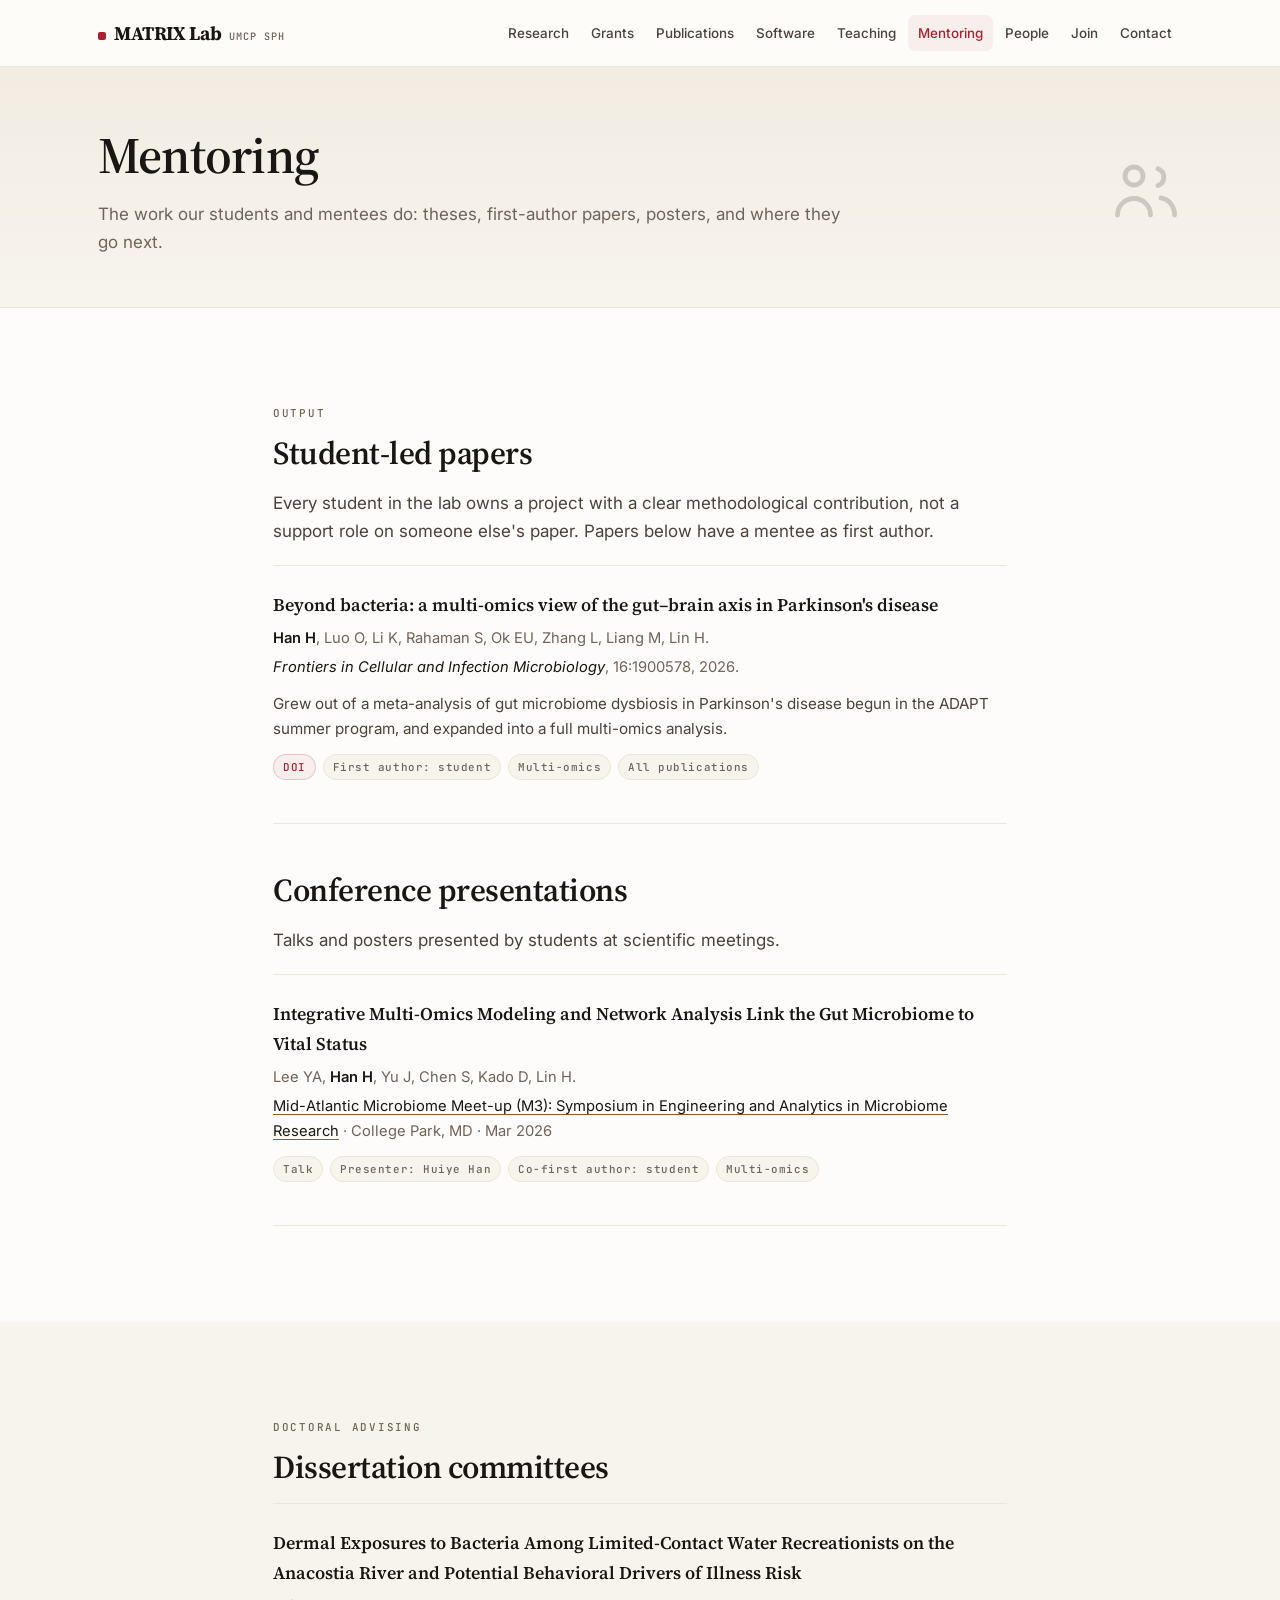
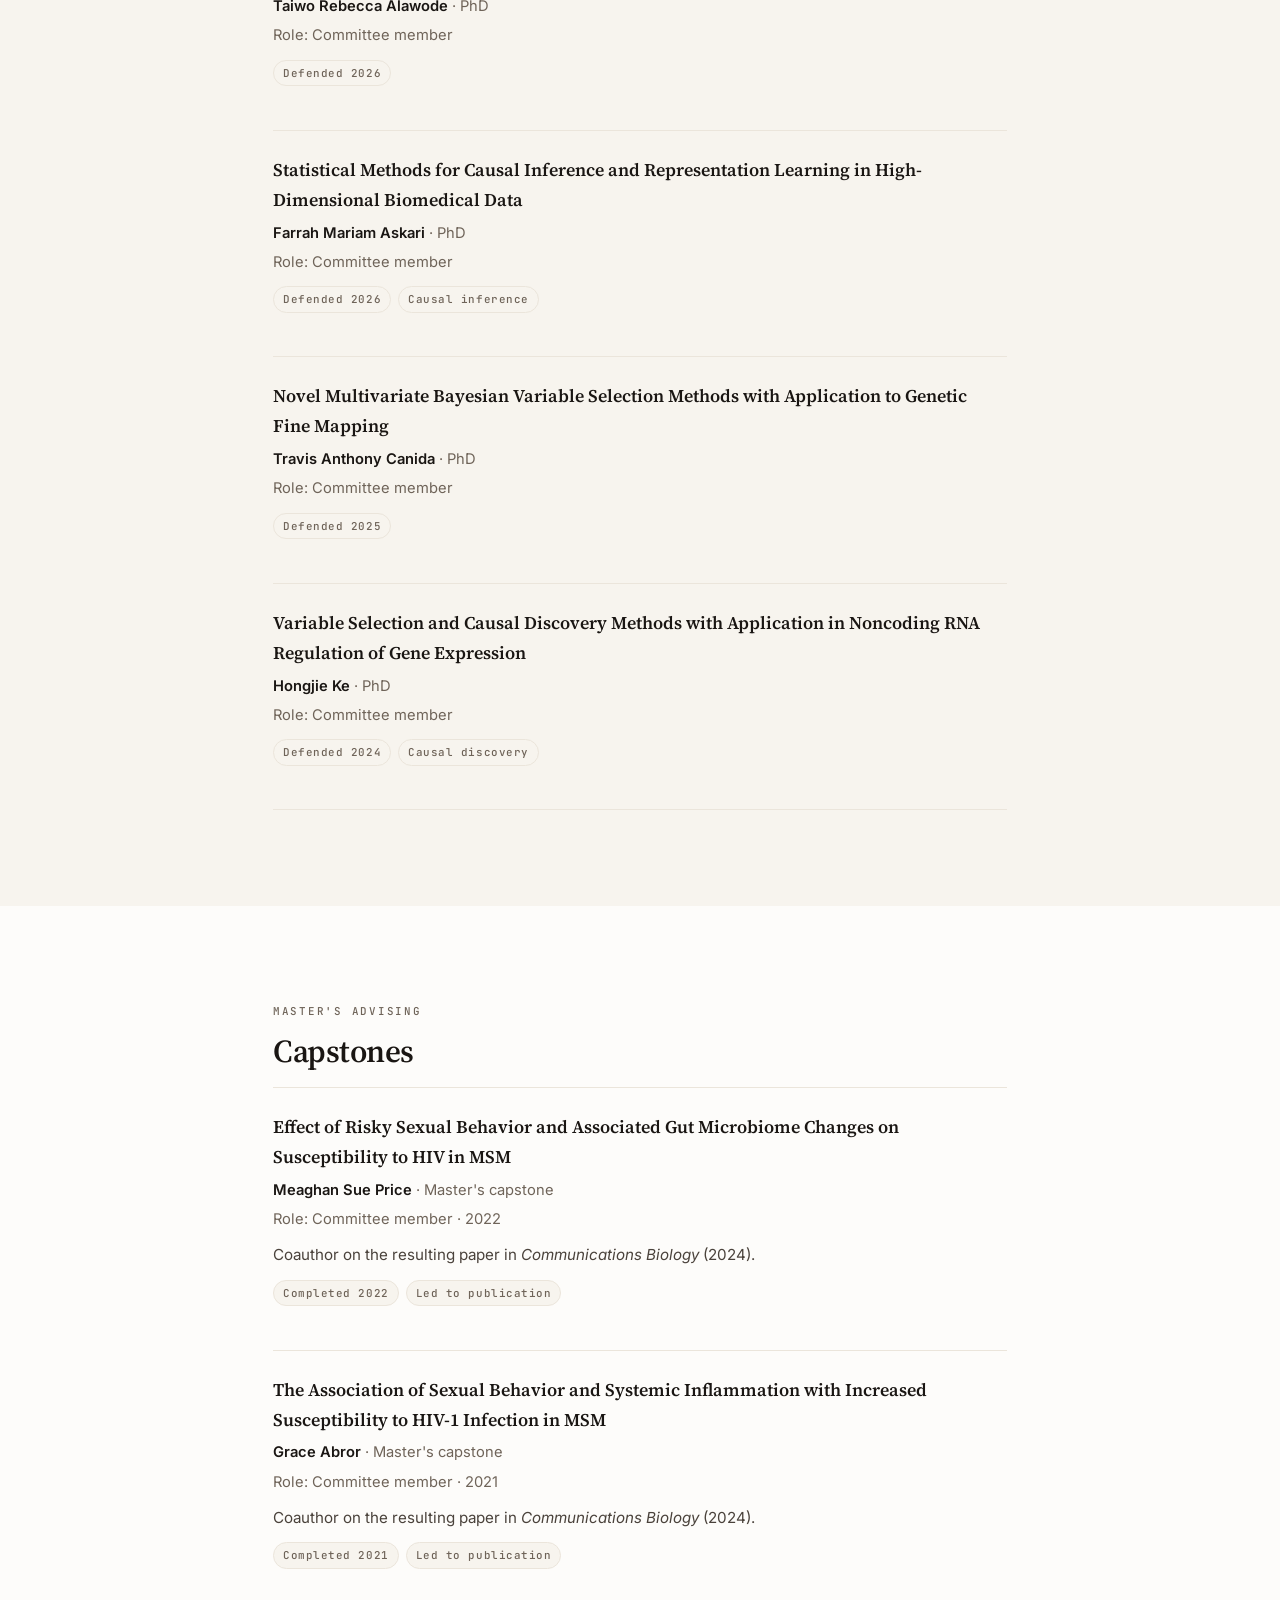
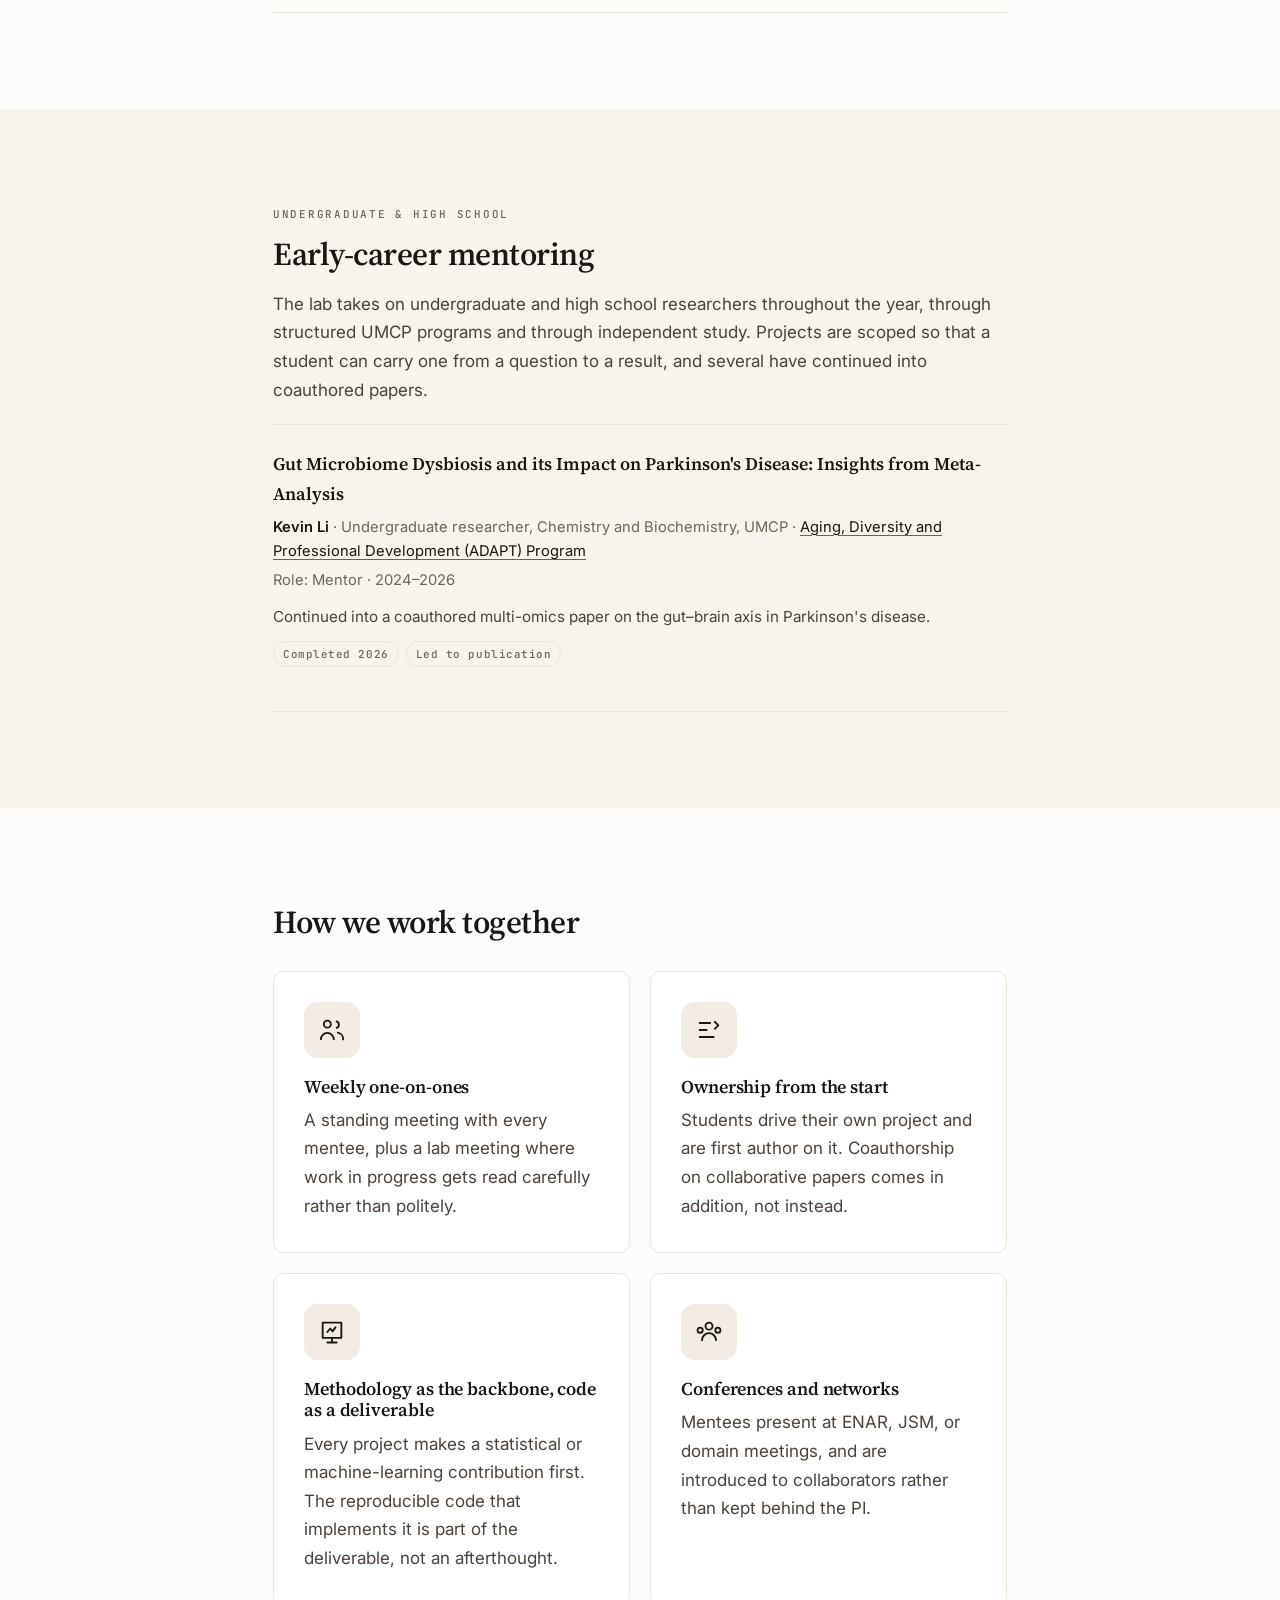
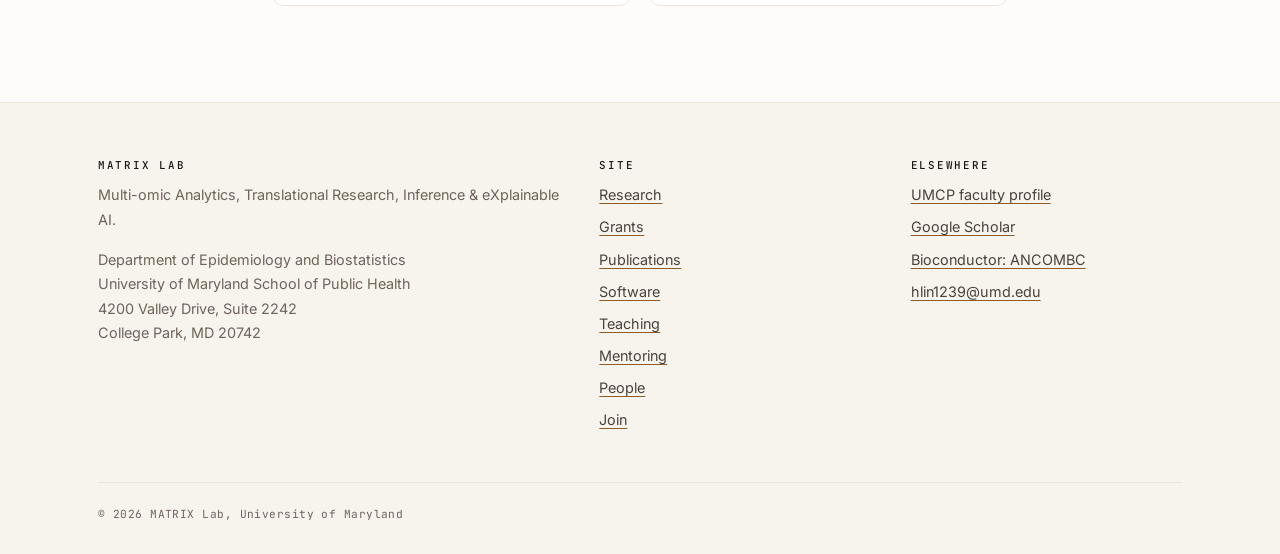
<file: docs/mentoring.html>
<!DOCTYPE html>
<html lang="en">
<head>
<meta charset="utf-8">
<meta name="viewport" content="width=device-width, initial-scale=1">
<title>Mentoring | MATRIX Lab</title>
<meta name="description" content="Student and mentee projects, theses, presentations, and alumni placements from the MATRIX Lab at the University of Maryland.">
<link rel="preconnect" href="https://fonts.googleapis.com">
<link rel="preconnect" href="https://fonts.gstatic.com" crossorigin>
<link href="https://fonts.googleapis.com/css2?family=Inter:wght@400;500;600;700&family=JetBrains+Mono:wght@400;500&family=Source+Serif+4:ital,opsz,wght@0,8..60,400..700;1,8..60,400&display=swap" rel="stylesheet">
<link rel="stylesheet" href="assets/css/style.css">
</head>
<body>
<!-- Icon sprite. Defined once per page and never rendered; only the <use>
     references are. Stroke styling is inherited from .ic in the stylesheet,
     so a symbol carries geometry and nothing else. Duplicated per page for
     the same reason the nav is: there is no build step. -->
<svg class="icon-defs" aria-hidden="true" focusable="false"><defs>
  <symbol id="ic-composition" viewBox="0 0 24 24"><path d="M4 20V10M10 20V4M16 20v-7M22 20H2"/></symbol>
  <symbol id="ic-integration" viewBox="0 0 24 24"><circle cx="7" cy="7" r="4"/><circle cx="17" cy="17" r="4"/><path d="M11 7h6M7 11v6"/></symbol>
  <symbol id="ic-causal" viewBox="0 0 24 24"><path d="M4 6h9M4 12h6M4 18h12"/><path d="M17 5l3 3-3 3"/></symbol>
  <symbol id="ic-xai" viewBox="0 0 24 24"><path d="M12 3v4M12 17v4M3 12h4M17 12h4"/><circle cx="12" cy="12" r="4"/></symbol>
  <symbol id="ic-environment" viewBox="0 0 24 24"><path d="M12 2a7 7 0 0 0-7 7c0 4 3 5 3 9h8c0-4 3-5 3-9a7 7 0 0 0-7-7z"/><path d="M9 21h6"/></symbol>
  <symbol id="ic-software" viewBox="0 0 24 24"><path d="M4 4h16v13H4z"/><path d="M8 21h8M12 17v4"/><path d="M8 12l2.5-3 2 2.5L15 8"/></symbol>
  <symbol id="ic-network" viewBox="0 0 24 24"><circle cx="5" cy="6" r="2"/><circle cx="19" cy="8" r="2"/><circle cx="12" cy="17" r="2"/><path d="M6.7 7.2 10.6 15.4M17.4 9.7 13.5 15.5M7 6.3 17 7.7"/></symbol>
  <symbol id="ic-publications" viewBox="0 0 24 24"><path d="M6 3h8l4 4v14H6z"/><path d="M14 3v4h4"/><path d="M9 12h6M9 16h5"/></symbol>
  <symbol id="ic-grants" viewBox="0 0 24 24"><circle cx="12" cy="9" r="6"/><path d="M8.5 14.2 7 22l5-2.6L17 22l-1.5-7.8"/></symbol>
  <symbol id="ic-teaching" viewBox="0 0 24 24"><path d="M12 4 2 9l10 5 10-5-10-5z"/><path d="M6 11.5V17c0 1.7 2.7 3 6 3s6-1.3 6-3v-5.5"/></symbol>
  <symbol id="ic-mentoring" viewBox="0 0 24 24"><circle cx="8" cy="7" r="3"/><path d="M2.5 20a5.5 5.5 0 0 1 11 0"/><path d="M16 4.6a3 3 0 0 1 0 5.6"/><path d="M17 14.3a5.5 5.5 0 0 1 4.5 5.7"/></symbol>
  <symbol id="ic-people" viewBox="0 0 24 24"><circle cx="12" cy="7" r="3"/><path d="M6 19a6 6 0 0 1 12 0"/><circle cx="4.4" cy="10.4" r="2.2"/><circle cx="19.6" cy="10.4" r="2.2"/></symbol>
  <symbol id="ic-join" viewBox="0 0 24 24"><path d="M14 3h5v18h-5"/><path d="M3 12h11"/><path d="M10 8l4 4-4 4"/></symbol>
  <symbol id="ic-contact" viewBox="0 0 24 24"><path d="M3 6h18v12H3z"/><path d="m3 7 9 6 9-6"/></symbol>
</defs></svg>

<a class="skip" href="#main">Skip to content</a>

<header class="site-header">
  <div class="wrap nav">
    <a class="brand" href="index.html"><span class="dot"></span>MATRIX Lab <small>UMCP SPH</small></a>
    <button class="nav-toggle" aria-expanded="false" aria-controls="nav-links" aria-label="Menu">&#9776;</button>
    <ul class="nav-links" id="nav-links">
      <li><a href="research.html">Research</a></li>
      <li><a href="grants.html">Grants</a></li>
      <li><a href="publications.html">Publications</a></li>
      <li><a href="software.html">Software</a></li>
      <li><a href="teaching.html">Teaching</a></li>
      <li><a href="mentoring.html" aria-current="page">Mentoring</a></li>
      <li><a href="people.html">People</a></li>
      <li><a href="join.html">Join</a></li>
      <li><a href="contact.html">Contact</a></li>
    </ul>
  </div>
</header>

<main id="main">
  <div class="page-head">
    <div class="wrap">
      <div>
        <h1>Mentoring</h1>
        <p>The work our students and mentees do: theses, first-author papers, posters, and where they go next.</p>
      </div>
      <div class="page-mark" aria-hidden="true"><svg class="ic" viewBox="0 0 24 24"><use href="#ic-mentoring"/></svg></div>
    </div>
  </div>

  <!-- ============ STUDENT OUTPUT ============ -->
  <section>
    <div class="wrap narrow">
      <span class="kicker">Output</span>
      <h2>Student-led papers</h2>
      <p>
        Every student in the lab owns a project with a clear methodological contribution, not a
        support role on someone else's paper. Papers below have a mentee as first author.
      </p>

      <ul class="pub-list">
        <li>
          <span class="pub-title">Beyond bacteria: a multi-omics view of the gut&ndash;brain axis in Parkinson's disease</span>
          <p class="pub-authors"><span class="me">Han H</span>, Luo O, Li K, Rahaman S, Ok EU, Zhang L, Liang M, Lin H.</p>
          <p class="pub-venue"><em>Frontiers in Cellular and Infection Microbiology</em>, 16:1900578, 2026.</p>
          <p class="pub-note">Grew out of a meta-analysis of gut microbiome dysbiosis in Parkinson's disease begun in the ADAPT summer program, and expanded into a full multi-omics analysis.</p>
          <p class="pub-links">
            <a class="tag tag-hi" href="https://doi.org/10.3389/fcimb.2026.1900578">DOI</a>
            <span class="tag">First author: student</span>
            <span class="tag">Multi-omics</span>
            <a class="tag" href="publications.html">All publications</a>
          </p>
        </li>
      </ul>

      <!-- One <li> per talk or poster, newest first. The presenting student is marked with
           class="me"; tags give the format, the presenter, and any award. -->
      <h2 style="margin-top:3rem">Conference presentations</h2>
      <p>Talks and posters presented by students at scientific meetings.</p>

      <ul class="pub-list">
        <li>
          <span class="pub-title">Integrative Multi-Omics Modeling and Network Analysis Link the Gut Microbiome to Vital Status</span>
          <p class="pub-authors">Lee YA, <span class="me">Han H</span>, Yu J, Chen S, Kado D, Lin H.</p>
          <p class="pub-venue"><a href="https://blog.umd.edu/m3/2026/01/15/symposium-in-engineering-and-analytics-in-microbiome-research/">Mid-Atlantic Microbiome Meet-up (M3): Symposium in Engineering and Analytics in Microbiome Research</a> &middot; College Park, MD &middot; Mar 2026</p>
          <p class="pub-links">
            <span class="tag">Talk</span>
            <span class="tag">Presenter: Huiye Han</span>
            <span class="tag">Co-first author: student</span>
            <span class="tag">Multi-omics</span>
          </p>
        </li>
      </ul>
    </div>
  </section>

  <!-- ============ DOCTORAL COMMITTEES ============ -->
  <section class="soft">
    <div class="wrap narrow">
      <span class="kicker">Doctoral advising</span>
      <h2>Dissertation committees</h2>

      <ul class="pub-list">
        <li>
          <span class="pub-title">Dermal Exposures to Bacteria Among Limited-Contact Water Recreationists on the Anacostia River and Potential Behavioral Drivers of Illness Risk</span>
          <p class="pub-authors"><span class="me">Taiwo Rebecca Alawode</span> &middot; PhD</p>
          <p class="pub-venue">Role: Committee member</p>
          <p class="pub-links"><span class="tag tag-off">Defended 2026</span></p>
        </li>
        <li>
          <span class="pub-title">Statistical Methods for Causal Inference and Representation Learning in High-Dimensional Biomedical Data</span>
          <p class="pub-authors"><span class="me">Farrah Mariam Askari</span> &middot; PhD</p>
          <p class="pub-venue">Role: Committee member</p>
          <p class="pub-links"><span class="tag tag-off">Defended 2026</span><span class="tag">Causal inference</span></p>
        </li>
        <li>
          <span class="pub-title">Novel Multivariate Bayesian Variable Selection Methods with Application to Genetic Fine Mapping</span>
          <p class="pub-authors"><span class="me">Travis Anthony Canida</span> &middot; PhD</p>
          <p class="pub-venue">Role: Committee member</p>
          <p class="pub-links"><span class="tag tag-off">Defended 2025</span></p>
        </li>
        <li>
          <span class="pub-title">Variable Selection and Causal Discovery Methods with Application in Noncoding RNA Regulation of Gene Expression</span>
          <p class="pub-authors"><span class="me">Hongjie Ke</span> &middot; PhD</p>
          <p class="pub-venue">Role: Committee member</p>
          <p class="pub-links"><span class="tag tag-off">Defended 2024</span><span class="tag">Causal discovery</span></p>
        </li>
      </ul>
    </div>
  </section>

  <!-- ============ MASTER'S & PROGRAMS ============ -->
  <section>
    <div class="wrap narrow">
      <span class="kicker">Master's advising</span>
      <h2>Capstones</h2>

      <ul class="pub-list">
        <li>
          <span class="pub-title">Effect of Risky Sexual Behavior and Associated Gut Microbiome Changes on Susceptibility to HIV in MSM</span>
          <p class="pub-authors"><span class="me">Meaghan Sue Price</span> &middot; Master's capstone</p>
          <p class="pub-venue">Role: Committee member &middot; 2022</p>
          <p class="pub-note">Coauthor on the resulting paper in <em>Communications Biology</em> (2024).</p>
          <p class="pub-links"><span class="tag tag-off">Completed 2022</span><span class="tag">Led to publication</span></p>
        </li>
        <li>
          <span class="pub-title">The Association of Sexual Behavior and Systemic Inflammation with Increased Susceptibility to HIV-1 Infection in MSM</span>
          <p class="pub-authors"><span class="me">Grace Abror</span> &middot; Master's capstone</p>
          <p class="pub-venue">Role: Committee member &middot; 2021</p>
          <p class="pub-note">Coauthor on the resulting paper in <em>Communications Biology</em> (2024).</p>
          <p class="pub-links"><span class="tag tag-off">Completed 2021</span><span class="tag">Led to publication</span></p>
        </li>
      </ul>
    </div>
  </section>

  <!-- ============ UNDERGRADUATE & HIGH SCHOOL ============ -->
  <section class="soft">
    <div class="wrap narrow">
      <span class="kicker">Undergraduate &amp; high school</span>
      <h2>Early-career mentoring</h2>
      <p>
        The lab takes on undergraduate and high school researchers throughout the year, through
        structured UMCP programs and through independent study. Projects are scoped so that a
        student can carry one from a question to a result, and several have continued into
        coauthored papers.
      </p>
      <!-- Add back once the Terp Young Scholars course is approved, as the last sentence
           of the paragraph above:
           A three-week credit-bearing summer course for high school students runs each July
           through the university's <a href="teaching.html">Terp Young Scholars</a> program. -->

      <ul class="pub-list">
        <li>
          <span class="pub-title">Gut Microbiome Dysbiosis and its Impact on Parkinson's Disease: Insights from Meta-Analysis</span>
          <p class="pub-authors"><span class="me">Kevin Li</span> &middot; Undergraduate researcher, Chemistry and Biochemistry, UMCP &middot; <a href="https://today.umd.edu/summer-research-programs-support-minority-students-seeking-futures-health-5f06276e-1670-4ac4-abb5-118432ae8fb5">Aging, Diversity and Professional Development (ADAPT) Program</a></p>
          <p class="pub-venue">Role: Mentor &middot; 2024&ndash;2026</p>
          <p class="pub-note">Continued into a coauthored multi-omics paper on the gut&ndash;brain axis in Parkinson's disease.</p>
          <p class="pub-links"><span class="tag tag-off">Completed 2026</span><span class="tag">Led to publication</span></p>
        </li>
      </ul>
    </div>
  </section>

  <!-- ============ PHILOSOPHY ============ -->
  <section>
    <div class="wrap narrow">
      <h2>How we work together</h2>
      <div class="grid grid-2" style="margin-top:1.8rem">
        <div class="card">
          <div class="icon" aria-hidden="true"><svg class="ic" viewBox="0 0 24 24"><use href="#ic-mentoring"/></svg></div>
          <h3>Weekly one-on-ones</h3>
          <p>A standing meeting with every mentee, plus a lab meeting where work in progress gets read carefully rather than politely.</p>
        </div>
        <div class="card">
          <div class="icon" aria-hidden="true"><svg class="ic" viewBox="0 0 24 24"><use href="#ic-causal"/></svg></div>
          <h3>Ownership from the start</h3>
          <p>Students drive their own project and are first author on it. Coauthorship on collaborative papers comes in addition, not instead.</p>
        </div>
        <div class="card">
          <div class="icon" aria-hidden="true"><svg class="ic" viewBox="0 0 24 24"><use href="#ic-software"/></svg></div>
          <h3>Methodology as the backbone, code as a deliverable</h3>
          <p>Every project makes a statistical or machine-learning contribution first. The reproducible code that implements it is part of the deliverable, not an afterthought.</p>
        </div>
        <div class="card">
          <div class="icon" aria-hidden="true"><svg class="ic" viewBox="0 0 24 24"><use href="#ic-people"/></svg></div>
          <h3>Conferences and networks</h3>
          <p>Mentees present at ENAR, JSM, or domain meetings, and are introduced to collaborators rather than kept behind the PI.</p>
        </div>
      </div>

      <!--
      <div class="callout" style="margin-top:2.2rem">
        <h3>Looking for a mentor?</h3>
        <p>
          The lab has openings for PhD students, MS research assistants, and undergraduates.
          See <a href="join.html">Join the lab</a> for what to send.
        </p>
      </div>
      -->
    </div>
  </section>
</main>

<footer class="site-footer">
  <div class="wrap">
    <div class="footer-grid">
      <div>
        <h4>MATRIX Lab</h4>
        <p>Multi-omic Analytics, Translational Research, Inference &amp; eXplainable AI.</p>
        <p>Department of Epidemiology and Biostatistics<br>
           University of Maryland School of Public Health<br>
           4200 Valley Drive, Suite 2242<br>
           College Park, MD 20742</p>
      </div>
      <div>
        <h4>Site</h4>
        <ul>
          <li><a href="research.html">Research</a></li>
          <li><a href="grants.html">Grants</a></li>
          <li><a href="publications.html">Publications</a></li>
          <li><a href="software.html">Software</a></li>
          <li><a href="teaching.html">Teaching</a></li>
          <li><a href="mentoring.html">Mentoring</a></li>
          <li><a href="people.html">People</a></li>
          <li><a href="join.html">Join</a></li>
        </ul>
      </div>
      <div>
        <h4>Elsewhere</h4>
        <ul>
          <li><a href="https://sph.umd.edu/people/huang-lin">UMCP faculty profile</a></li>
          <li><a href="https://scholar.google.com/citations?user=ysKnF2EAAAAJ&amp;hl=en">Google Scholar</a></li>
          <li><a href="https://www.bioconductor.org/packages/ANCOMBC/">Bioconductor: ANCOMBC</a></li>
          <li><a href="mailto:hlin1239@umd.edu">hlin1239@umd.edu</a></li>
        </ul>
      </div>
    </div>
    <div class="footer-bottom">
      <span>&copy; <span class="year">2026</span> MATRIX Lab, University of Maryland</span>
    </div>
  </div>
</footer>

<script src="assets/js/main.js"></script>
</body>
</html>
</file>
<file: assets/css/style.css>
/* ==========================================================================
   MATRIX Lab - stylesheet
   Light, minimalist, technical. All color decisions live in :root below,
   so re-theming the entire site is a few lines of editing.
   ========================================================================== */

:root {
  /* --- Surfaces (light throughout) --- */
  --paper:      #fcfcfd;   /* page background */
  --paper-warm: #f5f7fa;   /* alternating sections, page headers */
  --paper-tint: #eef2f8;   /* hero wash */
  --card:       #ffffff;

  /* --- Ink --- */
  --ink:    #101418;       /* headings + body */
  --ink-2:  #39424f;       /* secondary body */
  --muted:  #616d7e;       /* captions, labels */
  --line:   #e4e8ef;       /* hairlines */
  --line-2: #d3dae4;       /* stronger hairlines */

  /* --- Accents --- */
  --brand:      #c31431;   /* UMD-inspired red: links, accents */
  --brand-dark: #8f0d23;
  --brand-soft: rgba(195, 20, 49, .07);
  --cool:       #4a6fa5;   /* cool secondary, used only in graphics */

  /* --- Type --- */
  --serif: "Source Serif 4", Georgia, "Times New Roman", serif;
  --sans:  "Inter", -apple-system, BlinkMacSystemFont, "Segoe UI", Roboto, Arial, sans-serif;
  --mono:  "JetBrains Mono", ui-monospace, "Cascadia Code", Consolas, monospace;

  /* --- Layout --- */
  --maxw: 1140px;
  --radius: 10px;
}

/* --- Baseline --- */
*, *::before, *::after { box-sizing: border-box; }
html { scroll-behavior: smooth; -webkit-text-size-adjust: 100%; }
body {
  margin: 0;
  font-family: var(--sans);
  font-size: 17px;
  line-height: 1.68;
  color: var(--ink-2);
  background: var(--paper);
  -webkit-font-smoothing: antialiased;
}
img { max-width: 100%; display: block; }
a { color: var(--brand); text-decoration: none; }
a:hover { text-decoration: underline; text-underline-offset: 3px; }

h1, h2, h3, h4 {
  font-family: var(--serif); font-weight: 600; line-height: 1.18;
  color: var(--ink); margin: 0 0 .5em; letter-spacing: -.015em;
}
h1 { font-size: clamp(2.2rem, 5vw, 3.2rem); }
h2 { font-size: clamp(1.55rem, 3vw, 2rem); }
h3 { font-size: 1.13rem; letter-spacing: -.005em; }
p  { margin: 0 0 1.15em; }
ul, ol { margin: 0 0 1.15em; padding-left: 1.25em; }
li { margin-bottom: .45em; }
strong { color: var(--ink); font-weight: 600; }
code {
  font-family: var(--mono); font-size: .86em; color: var(--ink);
  background: var(--paper-warm); border: 1px solid var(--line);
  border-radius: 5px; padding: .12em .42em;
}
hr { border: 0; border-top: 1px solid var(--line); margin: 3rem 0; }

.wrap { max-width: var(--maxw); margin: 0 auto; padding: 0 28px; }
.narrow { max-width: 790px; }

/* ==========================================================================
   Header / navigation
   ========================================================================== */
.site-header {
  position: sticky; top: 0; z-index: 50;
  background: rgba(252,252,253,.86);
  backdrop-filter: saturate(180%) blur(12px);
  border-bottom: 1px solid var(--line);
}
.nav { display: flex; align-items: center; justify-content: space-between; height: 66px; gap: 20px; }

.brand {
  display: flex; align-items: baseline; gap: .5rem; flex: none;
  font-family: var(--serif); font-size: 1.2rem; font-weight: 700;
  color: var(--ink); letter-spacing: -.02em;
}
.brand:hover { text-decoration: none; }
.brand .dot { width: 8px; height: 8px; border-radius: 2px; background: var(--brand); display: inline-block; }
.brand small {
  font-family: var(--mono); font-size: .64rem; font-weight: 500; color: var(--muted);
  letter-spacing: .1em; text-transform: uppercase;
}

.nav-links { display: flex; gap: 1px; list-style: none; margin: 0; padding: 0; }
.nav-links li { margin: 0; }
.nav-links a {
  display: block; padding: 7px 10px; border-radius: 7px;
  color: var(--ink-2); font-size: .855rem; font-weight: 500; white-space: nowrap;
}
.nav-links a:hover { background: var(--paper-warm); color: var(--ink); text-decoration: none; }
.nav-links a.active { color: var(--brand); background: var(--brand-soft); }

.nav-toggle {
  display: none; background: none; border: 1px solid var(--line-2); border-radius: 8px;
  padding: 7px 11px; cursor: pointer; font-size: 1rem; line-height: 1; color: var(--ink);
}

@media (max-width: 1060px) {
  .nav-toggle { display: block; }
  .nav-links {
    display: none; position: absolute; top: 66px; left: 0; right: 0;
    flex-direction: column; gap: 0; padding: 8px 20px 18px;
    background: var(--paper); border-bottom: 1px solid var(--line);
  }
  .nav-links.open { display: flex; }
  .nav-links a { padding: 11px 8px; font-size: .95rem; }
}
@media (max-width: 420px) { .brand small { display: none; } }

/* ==========================================================================
   Hero (light)
   ========================================================================== */
.hero {
  background:
    linear-gradient(180deg, var(--paper-tint) 0%, var(--paper) 88%);
  border-bottom: 1px solid var(--line);
  padding: 84px 0 78px;
  position: relative; overflow: hidden;
}
.hero-grid { display: grid; grid-template-columns: 1.25fr .75fr; gap: 56px; align-items: center; }
@media (max-width: 940px) {
  .hero-grid { grid-template-columns: 1fr; gap: 40px; }
  .hero-figure { display: none; }
}
.hero h1 { margin-bottom: .22em; }
.hero .expansion {
  font-family: var(--sans); font-size: clamp(1rem, 2vw, 1.16rem);
  color: var(--muted); margin-bottom: 1.5em; max-width: 46ch;
}
.hero .expansion b { color: var(--brand); font-weight: 600; }
.hero .mission { font-size: 1.07rem; color: var(--ink-2); max-width: 60ch; }
.tagline {
  font-family: var(--serif); font-style: italic; font-size: 1.22rem; color: var(--ink);
  border-left: 2px solid var(--brand); padding-left: 1.1rem; margin: 2.1rem 0 0;
}

/* mono micro-labels give the site its technical register */
.eyebrow, .kicker, .lbl {
  font-family: var(--mono); font-size: .68rem; font-weight: 500;
  letter-spacing: .16em; text-transform: uppercase;
}
.eyebrow { display: inline-block; color: var(--brand); margin-bottom: 1.15rem; }
.kicker  { display: block; color: var(--brand); margin-bottom: .8rem; }

/* --- Buttons --- */
.btn {
  display: inline-block; padding: 10px 19px; border-radius: 8px;
  font-size: .9rem; font-weight: 600; border: 1px solid transparent; cursor: pointer;
  transition: background .15s ease, border-color .15s ease, color .15s ease;
}
.btn:hover { text-decoration: none; }
.btn-primary { background: var(--brand); color: #fff; }
.btn-primary:hover { background: var(--brand-dark); }
.btn-outline { border-color: var(--line-2); color: var(--ink); background: var(--card); }
.btn-outline:hover { border-color: var(--brand); color: var(--brand); }
.btn-row { display: flex; flex-wrap: wrap; gap: 11px; margin-top: 2.1rem; }

/* ==========================================================================
   Sections
   ========================================================================== */
section { padding: 84px 0; }
section.soft {
  background: var(--paper-warm);
  border-top: 1px solid var(--line); border-bottom: 1px solid var(--line);
}
.section-head { max-width: 70ch; margin-bottom: 2.8rem; }
.section-head p { color: var(--muted); margin-bottom: 0; }

/* Interior page header */
.page-head {
  background: linear-gradient(180deg, var(--paper-tint), var(--paper-warm));
  border-bottom: 1px solid var(--line); padding: 58px 0 50px;
}
.page-head h1 { margin-bottom: .28em; }
.page-head p { color: var(--muted); max-width: 68ch; margin-bottom: 0; }

/* --- Grids & cards --- */
.grid { display: grid; gap: 18px; }
.grid-2 { grid-template-columns: repeat(auto-fit, minmax(300px, 1fr)); }
.grid-3 { grid-template-columns: repeat(auto-fit, minmax(275px, 1fr)); }
.grid-4 { grid-template-columns: repeat(auto-fit, minmax(200px, 1fr)); }

.card {
  background: var(--card); border: 1px solid var(--line); border-radius: var(--radius);
  padding: 26px 26px 28px;
  transition: border-color .18s ease, transform .18s ease;
}
.card:hover { border-color: var(--line-2); transform: translateY(-2px); }
.card h3 { margin-bottom: .5em; }
.card p:last-child { margin-bottom: 0; }
.card .icon {
  width: 34px; height: 34px; border-radius: 8px; display: grid; place-items: center;
  background: var(--brand-soft); color: var(--brand); margin-bottom: 15px;
}
.card .icon svg { width: 19px; height: 19px; }
.card .role { color: var(--brand); font-weight: 600; font-size: .87rem; margin-bottom: .9em; }

/* Stat tiles */
.stat { text-align: center; padding: 26px 16px; }
.stat .num { font-family: var(--serif); font-size: 2.15rem; font-weight: 600; color: var(--ink); line-height: 1; }
.stat .lbl { display: block; color: var(--muted); margin-top: .7rem; }

/* --- News list --- */
.news { list-style: none; padding: 0; margin: 0; }
.news li {
  display: grid; grid-template-columns: 112px 1fr; gap: 20px;
  padding: 17px 0; border-top: 1px solid var(--line); margin: 0;
}
.news li:last-child { border-bottom: 1px solid var(--line); }
.news time { font-family: var(--mono); font-size: .78rem; color: var(--muted); padding-top: .3em; }
.news p { margin: 0; }
@media (max-width: 620px) { .news li { grid-template-columns: 1fr; gap: 5px; } }

/* --- People --- */
.person { display: grid; grid-template-columns: 190px 1fr; gap: 34px; align-items: start; }
.person img, .person .avatar {
  width: 190px; height: 232px; object-fit: cover; border-radius: var(--radius);
  border: 1px solid var(--line); background: var(--paper-warm);
}
.avatar {
  display: grid; place-items: center; color: var(--muted);
  font-family: var(--mono); font-size: .7rem; text-align: center; padding: 14px; line-height: 1.6;
}
.person h3 { margin-bottom: .18em; font-size: 1.3rem; }
.person .role { color: var(--brand); font-weight: 600; font-size: .9rem; margin-bottom: 1.1em; }
@media (max-width: 700px) { .person { grid-template-columns: 1fr; gap: 20px; } }

.member { text-align: center; }
.member .avatar, .member img { width: 100%; height: 190px; margin-bottom: 15px; }
.member h3 { font-size: 1rem; margin-bottom: .12em; }
.member .role { font-size: .82rem; color: var(--muted); margin: 0; }

/* --- Entry lists: publications, grants, courses, mentee projects --- */
.pub-list { list-style: none; padding: 0; margin: 0; }
.pub-list > li { padding: 24px 0; border-top: 1px solid var(--line); margin: 0; }
.pub-list > li:last-child { border-bottom: 1px solid var(--line); }
.pub-title {
  font-family: var(--serif); font-size: 1.12rem; font-weight: 600;
  display: block; margin-bottom: .32em; color: var(--ink);
}
.pub-authors { color: var(--muted); font-size: .92rem; margin-bottom: .3em; }
.pub-authors .me { color: var(--ink); font-weight: 600; }
.pub-venue { font-size: .92rem; margin-bottom: 0; color: var(--muted); }
.pub-venue em { color: var(--ink); font-style: italic; }
.pub-note { font-size: .95rem; margin: .7em 0 0; }
.pub-links { margin-top: .7em; display: flex; flex-wrap: wrap; gap: 7px; }

.tag {
  display: inline-block; font-family: var(--mono); font-size: .68rem; font-weight: 500;
  letter-spacing: .05em; padding: 3px 9px; border-radius: 999px;
  border: 1px solid var(--line); background: var(--paper-warm); color: var(--muted);
}
a.tag:hover { border-color: var(--brand); color: var(--brand); text-decoration: none; }
.tag-hi { background: var(--brand-soft); border-color: rgba(195,20,49,.22); color: var(--brand); }
.tag-on { background: #e9f3ec; border-color: #c3e0cc; color: #1f6b3a; }   /* active / current */
.tag-off{ background: var(--paper-warm); border-color: var(--line); color: var(--muted); } /* completed */

/* --- Key/value rows --- */
.rows { border-top: 1px solid var(--line); }
.rows > div {
  display: grid; grid-template-columns: 178px 1fr; gap: 20px;
  padding: 15px 0; border-bottom: 1px solid var(--line);
}
.rows .k { font-family: var(--mono); font-size: .72rem; letter-spacing: .08em;
           text-transform: uppercase; color: var(--muted); padding-top: .35em; }
@media (max-width: 620px) { .rows > div { grid-template-columns: 1fr; gap: 3px; } .rows .k { padding-top: 0; } }

/* --- Callout --- */
.callout {
  background: var(--paper-warm); border: 1px solid var(--line);
  border-left: 2px solid var(--brand); border-radius: var(--radius); padding: 24px 28px;
}
.callout h3 { margin-top: 0; }
.callout p:last-child { margin-bottom: 0; }

/* --- Placeholder marker: obvious on screen, easy to grep for --- */
.todo {
  display: block; border: 1px dashed var(--line-2); border-radius: var(--radius);
  background: repeating-linear-gradient(135deg, transparent, transparent 9px, rgba(0,0,0,.014) 9px, rgba(0,0,0,.014) 18px);
  padding: 18px 22px; color: var(--muted); font-size: .93rem;
}
.todo::before {
  content: "PLACEHOLDER"; display: block; font-family: var(--mono); font-size: .62rem;
  letter-spacing: .16em; color: var(--brand); margin-bottom: .5em;
}
.todo p:last-child { margin-bottom: 0; }

/* ==========================================================================
   Footer (light)
   ========================================================================== */
.site-footer {
  background: var(--paper-warm); border-top: 1px solid var(--line);
  color: var(--muted); padding: 56px 0 30px; font-size: .9rem;
}
.site-footer h4 {
  font-family: var(--mono); font-size: .68rem; font-weight: 500; letter-spacing: .16em;
  text-transform: uppercase; color: var(--ink); margin-bottom: 1.1em;
}
.site-footer a { color: var(--ink-2); }
.site-footer a:hover { color: var(--brand); }
.footer-grid { display: grid; grid-template-columns: 1.7fr 1fr 1fr; gap: 40px; }
@media (max-width: 760px) { .footer-grid { grid-template-columns: 1fr; gap: 30px; } }
.site-footer ul { list-style: none; padding: 0; margin: 0; }
.site-footer li { margin-bottom: .55em; }
.footer-bottom {
  margin-top: 42px; padding-top: 22px; border-top: 1px solid var(--line);
  display: flex; justify-content: space-between; flex-wrap: wrap; gap: 10px;
  font-family: var(--mono); font-size: .7rem; letter-spacing: .04em; color: var(--muted);
}

/* Accessibility */
.skip { position: absolute; left: -9999px; }
.skip:focus {
  left: 14px; top: 14px; background: var(--card); color: var(--ink);
  padding: 10px 16px; border-radius: 8px; border: 1px solid var(--line-2); z-index: 100;
}
:focus-visible { outline: 2px solid var(--brand); outline-offset: 2px; border-radius: 4px; }

@media print {
  .site-header, .site-footer, .btn-row, .nav-toggle { display: none; }
  body { font-size: 11pt; }
}

/* --- Hero figure: the sparse-matrix motif --- */
.hero-figure { justify-self: end; max-width: 300px; width: 100%; }
.hero-figure svg { display: block; overflow: visible; }
.figure-note {
  font-family: var(--mono); font-size: .62rem; letter-spacing: .1em;
  text-transform: uppercase; color: var(--muted);
  margin: 1.1rem 0 0; text-align: right;
}

/* --- Cards that are themselves links --- */
a.card { display: block; text-decoration: none; }
a.card:hover { text-decoration: none; border-color: var(--brand); }
a.card h3 { color: var(--ink); }
a.card .kicker { margin-bottom: .55rem; }
a.card p { color: var(--ink-2); }
</file>
<file: docs/assets/css/style.css>
/* ==========================================================================
   MATRIX Lab - stylesheet
   Warm, minimalist, technical. All color decisions live in :root below, so
   re-theming the entire site is a few lines of editing.
   ========================================================================== */

:root {
  /* --- Surfaces (warm, light throughout) --- */
  --paper:       #fdfcfa;   /* warm white: page background */
  --paper-warm:  #f7f4ee;   /* linen: alternating sections, page headers */
  --paper-tint:  #f2ece2;   /* warm sand: hero wash */
  --card:        #ffffff;
  --paper-alpha: rgba(253, 252, 250, .86);   /* translucent sticky header */

  /* --- Ink (warm neutrals) --- */
  --ink:    #1a1613;       /* headings + body */
  --ink-2:  #4a423b;       /* secondary body */
  --muted:  #6f6459;       /* captions, labels */
  --line:   #ebe5db;       /* hairlines */
  --line-2: #ddd4c7;       /* stronger hairlines */

  /* --- Accents ---
     The red is reserved. It appears in five places only: the brand dot, the
     current-page nav item, the primary button, the tagline rule and .tag-hi.
     Everything that used to be red is now ink or ochre, which is what makes
     the page read as calm without giving up the UMD identity. --- */
  --brand:      #a8232f;   /* UMD red, reserved */
  --brand-dark: #7f1823;
  --brand-soft: rgba(168, 35, 47, .06);
  --brand-line: rgba(168, 35, 47, .20);
  --accent:     #8f5a26;   /* ochre: link underlines, roles, hover */
  --on-brand:   #ffffff;

  /* --- Figure palette. Held separately from the UI accent so the artwork can
     stay vivid while the interface recedes. --- */
  --fig-warm: #a8232f;
  --fig-cool: #6a7f8c;
  --cool:     #6a7f8c;     /* retained name, graphics only */

  /* --- Status: warm sage, so "active" does not import a cool green --- */
  --ok-bg:   #eef2e8;
  --ok-line: #cfdbc0;
  --ok-ink:  #43592f;

  --shadow: 0 8px 24px rgba(26, 22, 19, .07);

  /* --- Type --- */
  --serif: "Source Serif 4", Georgia, "Times New Roman", serif;
  --sans:  "Inter", -apple-system, BlinkMacSystemFont, "Segoe UI", Roboto, Arial, sans-serif;
  --mono:  "JetBrains Mono", ui-monospace, "Cascadia Code", Consolas, monospace;

  /* --- Layout --- */
  --maxw: 1140px;
  --radius: 10px;

  /* --- Motion. One vocabulary, so timing stays consistent across the site. --- */
  --dur-fast:  .18s;   /* hover feedback */
  --dur:       .34s;   /* disclosure, dropdowns */
  --dur-slow:  .75s;   /* the opening sequence */
  --ease:      cubic-bezier(.22, .61, .36, 1);
  --ease-soft: cubic-bezier(.16, 1, .3, 1);   /* decelerating, for arrivals */
}

/* --- Baseline --- */
*, *::before, *::after { box-sizing: border-box; }
html { scroll-behavior: smooth; -webkit-text-size-adjust: 100%; }
body {
  margin: 0;
  font-family: var(--sans);
  font-size: 17px;
  line-height: 1.68;
  color: var(--ink-2);
  background: var(--paper);
  -webkit-font-smoothing: antialiased;
}
img { max-width: 100%; display: block; }
/* Body links are ink with an ochre underline rather than colored text. This
   is what removes most of the color from a page of prose; the underline still
   carries the affordance, and hover moves the whole link to the accent. */
a {
  color: var(--ink); text-decoration: underline;
  text-decoration-color: var(--accent); text-decoration-thickness: 1px;
  text-underline-offset: 3px;
}
a:hover { color: var(--accent); text-decoration-color: var(--accent); }

h1, h2, h3, h4 {
  font-family: var(--serif); font-weight: 600; line-height: 1.18;
  color: var(--ink); margin: 0 0 .5em; letter-spacing: -.015em;
}
h1 { font-size: clamp(2.2rem, 5vw, 3.2rem); }
h2 { font-size: clamp(1.55rem, 3vw, 2rem); }
h3 { font-size: 1.13rem; letter-spacing: -.005em; }
p  { margin: 0 0 1.15em; }
ul, ol { margin: 0 0 1.15em; padding-left: 1.25em; }
li { margin-bottom: .45em; }
strong { color: var(--ink); font-weight: 600; }
code {
  font-family: var(--mono); font-size: .86em; color: var(--ink);
  background: var(--paper-warm); border: 1px solid var(--line);
  border-radius: 5px; padding: .12em .42em;
}
hr { border: 0; border-top: 1px solid var(--line); margin: 3rem 0; }

.wrap { max-width: var(--maxw); margin: 0 auto; padding: 0 28px; }
.narrow { max-width: 790px; }

/* ==========================================================================
   Header / navigation
   ========================================================================== */
.site-header {
  position: sticky; top: 0; z-index: 50;
  background: var(--paper-alpha);
  backdrop-filter: saturate(180%) blur(12px);
  border-bottom: 1px solid var(--line);
}
.nav { display: flex; align-items: center; justify-content: space-between; height: 66px; gap: 20px; }

.brand {
  display: flex; align-items: baseline; gap: .5rem; flex: none;
  font-family: var(--serif); font-size: 1.2rem; font-weight: 700;
  color: var(--ink); letter-spacing: -.02em;
}
.brand, .brand:hover { text-decoration: none; }
.brand .dot { width: 8px; height: 8px; border-radius: 2px; background: var(--brand); display: inline-block; }
.brand small {
  font-family: var(--mono); font-size: .64rem; font-weight: 500; color: var(--muted);
  letter-spacing: .1em; text-transform: uppercase;
}

/* Nine flat items. Every page is one click from every other page: grouping
   Grants and Software under Research made the two pages that most establish
   the lab's record the two hardest to reach. */
.nav-links { display: flex; align-self: stretch; align-items: stretch;
             gap: 2px; list-style: none; margin: 0; padding: 0; }
.nav-links li { margin: 0; }
.nav-links > li { display: flex; align-items: center; }
.nav-links a {
  display: block; padding: 7px 10px; border-radius: 7px;
  color: var(--ink-2); font-size: .84rem; font-weight: 500; white-space: nowrap;
  text-decoration: none;
  transition: background var(--dur-fast) var(--ease), color var(--dur-fast) var(--ease);
}
.nav-links a:hover { background: var(--paper-warm); color: var(--ink); text-decoration: none; }
.nav-links a[aria-current="page"] { color: var(--brand); background: var(--brand-soft); }
.nav-toggle {
  display: none; background: none; border: 1px solid var(--line-2); border-radius: 8px;
  padding: 7px 11px; cursor: pointer; font-size: 1rem; line-height: 1; color: var(--ink);
}

/* Nine items need 940px beside the brand, which is also where the hero figure
   moves under the copy, so the whole site changes shape at one number. */
@media (max-width: 940px) {
  .nav-toggle { display: block; }
  .nav-links {
    display: none; position: absolute; top: 66px; left: 0; right: 0;
    flex-direction: column; align-items: stretch; gap: 0; padding: 8px 20px 18px;
    background: var(--paper); border-bottom: 1px solid var(--line);
    max-height: calc(100vh - 66px); overflow-y: auto;
  }
  .nav-links.open { display: flex; }
  .nav-links > li > a { flex: 1 1 auto; padding: 11px 8px; font-size: .95rem; }
}
@media (max-width: 420px) { .brand small { display: none; } }

/* ==========================================================================
   Hero (light)
   ========================================================================== */
.hero {
  background:
    linear-gradient(180deg, var(--paper-tint) 0%, var(--paper) 88%);
  border-bottom: 1px solid var(--line);
  padding: 84px 0 78px;
  position: relative; overflow: hidden;
}
/* A warm light sitting behind the figure. Held at 5% so it is felt as the
   ground the brushwork is laid onto rather than seen as a gradient. */
.hero::before {
  content: ""; position: absolute; inset: 0; pointer-events: none;
  background: radial-gradient(60% 70% at 78% 45%, rgba(143, 90, 38, .05), transparent 70%);
}
.hero-grid { position: relative; }
.hero-grid { display: grid; grid-template-columns: 1.25fr .75fr; gap: 56px; align-items: center; }
/* --- Hero figure: the sparse-matrix motif --- */
.hero-figure { justify-self: end; max-width: 300px; width: 100%; }
.hero-figure svg { display: block; overflow: visible; }
.figure-note {
  font-family: var(--mono); font-size: .62rem; letter-spacing: .1em;
  text-transform: uppercase; color: var(--muted);
  margin: 1.1rem 0 0; text-align: right;
  transition: opacity .3s linear;
  /* Reserved at two lines, which is the longest of the four labels, so swapping
     between them never reflows the column beneath. */
  line-height: 1.6; min-height: 3.2em;
}
.figure-note.fading { opacity: 0; }

/* Below 940px the figure moves under the copy at a reduced size rather than
   disappearing: the opening is the point of the page, and a phone should not
   be the one device that never sees it. */
@media (max-width: 940px) {
  .hero-grid { grid-template-columns: 1fr; gap: 34px; }
  .hero-figure { justify-self: start; max-width: 240px; }
  .figure-note { text-align: left; }
}
.hero h1 { margin-bottom: .22em; }
.hero .expansion {
  font-family: var(--sans); font-size: clamp(1rem, 2vw, 1.16rem);
  color: var(--muted); margin-bottom: 1.5em; max-width: 46ch;
}
.hero .expansion b { color: var(--ink); font-weight: 600; }
.hero .mission { font-size: 1.07rem; color: var(--ink-2); max-width: 60ch; }
.tagline {
  font-family: var(--serif); font-style: italic; font-size: 1.22rem; color: var(--ink);
  border-left: 2px solid var(--brand); padding-left: 1.1rem; margin: 2.1rem 0 0;
}

/* mono micro-labels give the site its technical register */
.eyebrow, .kicker, .lbl {
  font-family: var(--mono); font-size: .68rem; font-weight: 500;
  letter-spacing: .16em; text-transform: uppercase;
}
.eyebrow { display: inline-block; color: var(--muted); margin-bottom: 1.15rem; }
.kicker  { display: block; color: var(--muted); margin-bottom: .8rem; }

/* --- Buttons --- */
.btn {
  display: inline-block; padding: 10px 19px; border-radius: 8px;
  font-size: .9rem; font-weight: 600; border: 1px solid transparent; cursor: pointer;
  text-align: center; text-decoration: none;
  transition: background .15s ease, border-color .15s ease, color .15s ease;
}
.btn:hover { text-decoration: none; }
.btn-primary { background: var(--brand); color: var(--on-brand); }
.btn-primary:hover { background: var(--brand-dark); }
.btn-outline { border-color: var(--line-2); color: var(--ink); background: var(--card); }
.btn-outline:hover { border-color: var(--accent); color: var(--accent); }
.btn-row { display: flex; flex-wrap: wrap; gap: 11px; margin-top: 2.1rem; }

/* ==========================================================================
   Sections
   ========================================================================== */
section { padding: 96px 0; }
/* On warm paper the change of ground separates the band on its own, so the
   rules that used to fence it off are gone. */
section.soft { background: var(--paper-warm); }
.section-head { max-width: 70ch; margin-bottom: 3.2rem; }
.section-head p { color: var(--muted); margin-bottom: 0; }

/* The icon sprite is inlined once per page and never rendered directly; only
   the <use> references are. Hidden with display:none rather than width:0 so it
   costs no layout. */
.icon-defs { display: none; }
/* Stroke styling lives here, not on each <use>, so every icon on the site is
   one edit away from a different weight. These properties are inherited, so
   they cross into the shadow content a <use> generates. */
.ic {
  fill: none; stroke: currentColor; stroke-width: 1.6;
  stroke-linecap: round; stroke-linejoin: round;
}

/* Interior page header */
.page-head {
  background: linear-gradient(180deg, var(--paper-tint), var(--paper-warm));
  border-bottom: 1px solid var(--line); padding: 58px 0 50px;
}
.page-head .wrap { display: flex; align-items: center; justify-content: space-between; gap: 40px; }
.page-head h1 { margin-bottom: .28em; }
/* A quiet page identifier: large enough to register at a glance, faint enough
   that it never competes with the heading beside it. */
.page-mark { flex: none; width: 72px; height: 72px; color: var(--ink); opacity: .18; }
.page-mark svg { width: 100%; height: 100%; }
@media (max-width: 700px) { .page-mark { display: none; } }
.page-head p { color: var(--muted); max-width: 68ch; margin-bottom: 0; }

/* --- Grids & cards --- */
.grid { display: grid; gap: 20px; }
.grid-2 { grid-template-columns: repeat(auto-fit, minmax(300px, 1fr)); }
.grid-3 { grid-template-columns: repeat(auto-fit, minmax(275px, 1fr)); }
.grid-4 { grid-template-columns: repeat(auto-fit, minmax(200px, 1fr)); }
/* Member cards use auto-fill, not auto-fit, so a short roster keeps card-sized
   cards instead of stretching two photos across the full width. */
.grid-members { grid-template-columns: repeat(auto-fill, minmax(200px, 1fr)); }
/* Disclosure grids size each card to its own content. Without this a card
   that is open stretches the rest of its row to match, leaving tall empty
   boxes beside it. */
.grid-disclose { align-items: start; }

.card {
  background: var(--card); border: 1px solid var(--line); border-radius: var(--radius);
  padding: 30px 30px 32px;
  transition: border-color var(--dur-fast) var(--ease), transform var(--dur-fast) var(--ease);
}
.card:hover { border-color: var(--line-2); transform: translateY(-2px); }
.card h3 { margin-bottom: .5em; }
.card p:last-child { margin-bottom: 0; }
/* Large icons. At 56px the glyph is a landmark you navigate by rather than a
   decoration beside a heading, which is what lets the cards carry less text. */
.card .icon {
  width: 56px; height: 56px; border-radius: 14px; display: grid; place-items: center;
  background: var(--paper-tint); color: var(--ink); margin-bottom: 18px;
}
.card .icon svg { width: 28px; height: 28px; }
.card .role { color: var(--accent); font-weight: 600; font-size: .87rem; margin-bottom: .9em; }

/* --- Disclosure cards -----------------------------------------------------
   Every card keeps a visible identity line; only the description collapses.
   Built on <details> rather than a hover reveal, so one behaviour serves mouse
   and touch alike, keyboard and screen readers work without script, and the
   text stays reachable by find-in-page. Hover does emphasis only: it lifts the
   card and firms the chevron, and never opens anything.
   -------------------------------------------------------------------------- */
details.card { padding: 0; }
details.card > summary {
  display: block; position: relative; cursor: pointer;
  padding: 28px 30px 24px; list-style: none; border-radius: var(--radius);
}
details.card > summary::-webkit-details-marker { display: none; }
details.card > summary h3 { margin: 0; padding-right: 28px; }
details.card > summary .icon { margin-bottom: 16px; }

/* Chevron drawn from two borders: no glyph, no icon font. */
details.card > summary::after {
  content: ""; position: absolute; right: 30px; top: 34px;
  width: 8px; height: 8px;
  border-right: 1.6px solid var(--muted); border-bottom: 1.6px solid var(--muted);
  opacity: .45; transform: rotate(45deg);
  transition: transform var(--dur) var(--ease), opacity var(--dur-fast) var(--ease);
}
details.card:hover > summary::after { opacity: 1; }
details.card[open] > summary::after { transform: rotate(225deg); }

/* A single column of disclosure cards. Long prose wants a full measure, which
   a grid of columns would cut in half. */
.stack { display: grid; gap: 20px; }

/* The line that stays visible when a card is closed. Without it a collapsed
   page would be a list of titles and would say nothing on its own. */
.teaser { color: var(--muted); font-size: .95rem; margin: .4em 0 0; padding-right: 28px; }
details.card > summary .kicker { margin-bottom: .55rem; }

.disclosure { padding: 0 30px 28px; }
.disclosure p:last-child { margin-bottom: 0; }
details.card[open] > .disclosure { animation: reveal var(--dur) var(--ease-soft) both; }
@keyframes reveal {
  from { opacity: 0; transform: translateY(-5px); }
  to   { opacity: 1; transform: none; }
}

/* Stat tiles */
.stat { text-align: center; padding: 26px 16px; }
.stat .num { font-family: var(--serif); font-size: 2.15rem; font-weight: 600; color: var(--ink); line-height: 1; }
.stat .lbl { display: block; color: var(--muted); margin-top: .7rem; }

/* --- News list --- */
.news { list-style: none; padding: 0; margin: 0; }
.news li {
  display: grid; grid-template-columns: 112px 1fr; gap: 20px;
  padding: 17px 0; border-top: 1px solid var(--line); margin: 0;
}
.news li:last-child { border-bottom: 1px solid var(--line); }
.news time { font-family: var(--mono); font-size: .78rem; color: var(--muted); padding-top: .3em; }
.news p { margin: 0; }
@media (max-width: 620px) { .news li { grid-template-columns: 1fr; gap: 5px; } }

/* --- People --- */
.person { display: grid; grid-template-columns: 190px 1fr; gap: 34px; align-items: start; }
.person img, .person .avatar {
  width: 190px; height: 232px; object-fit: cover; border-radius: var(--radius);
  border: 1px solid var(--line); background: var(--paper-warm);
}
.avatar {
  display: grid; place-items: center; color: var(--muted);
  font-family: var(--mono); font-size: .7rem; text-align: center; padding: 14px; line-height: 1.6;
}
.person h3 { margin-bottom: .18em; font-size: 1.3rem; }
.person .role { color: var(--accent); font-weight: 600; font-size: .9rem; margin-bottom: 1.1em; }
@media (max-width: 700px) { .person { grid-template-columns: 1fr; gap: 20px; } }

.member { text-align: center; }
/* Headshot frames are 3:4 portrait, the standard proportion. A square-ish box
   keeps the face at true proportions but loses the headroom, which reads as a
   squat, flattened composition. Height follows card width so the grid stays
   even as it fills. */
.member .avatar, .member img { width: 100%; aspect-ratio: 3 / 4; margin-bottom: 15px; }
/* Crop rather than distort: without object-fit the default is fill, which
   stretches a portrait photo to the box. Bias upward so faces are not cut off. */
.member img { object-fit: cover; object-position: center 18%; }
.member .avatar { height: auto; }
.member h3 { font-size: 1rem; margin-bottom: .12em; }
.member .role { font-size: .82rem; color: var(--muted); margin: 0; }

/* --- Compact roster lists: undergraduates, high school researchers, alumni --- */
.roster { list-style: none; padding: 0; margin: 1.4rem 0 0; columns: 2; column-gap: 34px; }
.roster li {
  break-inside: avoid; margin-bottom: .55em; padding-bottom: .55em;
  border-bottom: 1px solid var(--line); font-size: .92rem; color: var(--muted);
}
.roster .roster-name { display: block; color: var(--ink); font-weight: 600; }
@media (max-width: 700px) { .roster { columns: 1; } }

/* --- Entry lists: publications, grants, courses, mentee projects --- */
.pub-list { list-style: none; padding: 0; margin: 0; }
.pub-list > li { padding: 24px 0; border-top: 1px solid var(--line); margin: 0; }
.pub-list > li:last-child { border-bottom: 1px solid var(--line); }
.pub-title {
  font-family: var(--serif); font-size: 1.12rem; font-weight: 600;
  display: block; margin-bottom: .32em; color: var(--ink);
}
.pub-authors { color: var(--muted); font-size: .92rem; margin-bottom: .3em; }
.pub-authors .me { color: var(--ink); font-weight: 600; }
.pub-venue { font-size: .92rem; margin-bottom: 0; color: var(--muted); }
.pub-venue em { color: var(--ink); font-style: italic; }
.pub-note { font-size: .95rem; margin: .7em 0 0; }
.pub-links { margin-top: .7em; display: flex; flex-wrap: wrap; gap: 7px; }

.tag {
  display: inline-block; font-family: var(--mono); font-size: .68rem; font-weight: 500;
  letter-spacing: .05em; padding: 3px 9px; border-radius: 999px;
  border: 1px solid var(--line); background: var(--paper-warm); color: var(--muted);
}
a.tag { text-decoration: none; }
a.tag:hover { border-color: var(--accent); color: var(--accent); }
.tag-hi { background: var(--brand-soft); border-color: var(--brand-line); color: var(--brand); }
.tag-on { background: var(--ok-bg); border-color: var(--ok-line); color: var(--ok-ink); }  /* active / current */
.tag-off{ background: var(--paper-warm); border-color: var(--line); color: var(--muted); } /* completed */

/* --- Key/value rows --- */
.rows { border-top: 1px solid var(--line); }
.rows > div {
  display: grid; grid-template-columns: 178px 1fr; gap: 20px;
  padding: 15px 0; border-bottom: 1px solid var(--line);
}
.rows .k { font-family: var(--mono); font-size: .72rem; letter-spacing: .08em;
           text-transform: uppercase; color: var(--muted); padding-top: .35em; }
@media (max-width: 620px) { .rows > div { grid-template-columns: 1fr; gap: 3px; } .rows .k { padding-top: 0; } }

/* --- Callout --- */
.callout {
  background: var(--paper-warm); border: 1px solid var(--line);
  border-left: 2px solid var(--accent); border-radius: var(--radius); padding: 24px 28px;
}
.callout h3 { margin-top: 0; }
.callout p:last-child { margin-bottom: 0; }

/* --- Placeholder marker: obvious on screen, easy to grep for --- */
.todo {
  display: block; border: 1px dashed var(--line-2); border-radius: var(--radius);
  background: repeating-linear-gradient(135deg, transparent, transparent 9px, rgba(0,0,0,.014) 9px, rgba(0,0,0,.014) 18px);
  padding: 18px 22px; color: var(--muted); font-size: .93rem;
}
.todo::before {
  content: "PLACEHOLDER"; display: block; font-family: var(--mono); font-size: .62rem;
  letter-spacing: .16em; color: var(--accent); margin-bottom: .5em;
}
.todo p:last-child { margin-bottom: 0; }

/* ==========================================================================
   Footer (light)
   ========================================================================== */
.site-footer {
  background: var(--paper-warm); border-top: 1px solid var(--line);
  color: var(--muted); padding: 56px 0 30px; font-size: .9rem;
}
.site-footer h4 {
  font-family: var(--mono); font-size: .68rem; font-weight: 500; letter-spacing: .16em;
  text-transform: uppercase; color: var(--ink); margin-bottom: 1.1em;
}
.site-footer a { color: var(--ink-2); }
.site-footer a:hover { color: var(--accent); }
.footer-grid { display: grid; grid-template-columns: 1.7fr 1fr 1fr; gap: 40px; }
@media (max-width: 760px) { .footer-grid { grid-template-columns: 1fr; gap: 30px; } }
.site-footer ul { list-style: none; padding: 0; margin: 0; }
.site-footer li { margin-bottom: .55em; }
.footer-bottom {
  margin-top: 42px; padding-top: 22px; border-top: 1px solid var(--line);
  display: flex; justify-content: space-between; flex-wrap: wrap; gap: 10px;
  font-family: var(--mono); font-size: .7rem; letter-spacing: .04em; color: var(--muted);
}

/* Accessibility */
.skip { position: absolute; left: -9999px; }
.skip { text-decoration: none; }
.skip:focus {
  left: 14px; top: 14px; background: var(--card); color: var(--ink);
  padding: 10px 16px; border-radius: 8px; border: 1px solid var(--line-2); z-index: 100;
}
:focus-visible { outline: 2px solid var(--brand); outline-offset: 2px; border-radius: 4px; }

@media print {
  .site-header, .site-footer, .btn-row, .nav-toggle { display: none; }
  body { font-size: 11pt; }
  /* main.js opens every <details> before printing and restores them after.
     CSS alone cannot: the closed state lives in the user-agent slot. */
  details.card { border-color: var(--line-2); }
  details.card > summary::after { display: none; }
  .hero-figure { display: none; }
}

/* --- Cards that are themselves links --- */
a.card { display: block; text-decoration: none; }
a.card:hover h3 { color: var(--accent); }
a.card:hover { text-decoration: none; border-color: var(--line-2); }
a.card h3 { color: var(--ink); }
a.card .kicker { margin-bottom: .55rem; }
a.card p { color: var(--ink-2); }

/* ==========================================================================
   The hero figure
   Impressionist, and permanent. Once hero.js runs, the figure is brushwork and
   nothing else: the 81 flat rects are hidden and stay hidden. They are the
   specification the layouts read, and they are the whole figure for a reader
   with scripting off or reduced motion, which is why nothing here hides them
   until the strokes actually exist.

   The strokes are conserved and slowly rearranged between four configurations
   that spell out the lab's name. Density carries the data in every one of
   them, and each cell or bar takes a minority of its complement, so warm and
   cool mix optically instead of sitting as flat fills.

   .hero-anim is set on <html> by a short inline script in index.html, and only
   when scripting is on and motion is not reduced. A reader with neither still
   gets the finished hero, because nothing here hides anything on its own.
   ========================================================================== */
.hero-anim .hero-copy > * { opacity: 0; }

.hero-copy > .rise { animation: rise var(--dur-slow) var(--ease-soft) both; }
@keyframes rise {
  from { opacity: 0; transform: translateY(10px); }
  to   { opacity: 1; transform: none; }
}

/* The flat matrix is the fallback, so it is hidden only once the strokes that
   replace it are on the page. */
#matrix-figure.painted > rect { opacity: 0; }

/* The layer fades in as one object: one opacity to animate on arrival rather
   than three hundred. */
.touch-layer {
  pointer-events: none; opacity: 0;
  /* hero.js raises --gain for the configurations that spread the strokes
     more thinly, so the surface holds one density throughout. */
  --gain: 1;
  transition: opacity 1.2s linear;
}
.touch-layer.lit { opacity: 1; }

/* Every placement is carried by the transform, so each stroke is centred on
   the SVG origin and fill-box turns it about itself. The morph is eased at
   both ends: a reorganisation, not a move. Its duration is the MORPH constant
   in hero.js, which schedules the cycle around it; the two are one number and
   have to be changed together.
   No will-change: promoting three hundred strokes to their own compositor
   layers costs far more than it saves. */
.touch-layer rect {
  transform-box: fill-box; transform-origin: center;
  transition: transform 3s cubic-bezier(.65, 0, .35, 1);
  animation-timing-function: ease-in-out;
  animation-iteration-count: infinite;
  animation-direction: alternate;
}
/* The arrival is quicker than a morph: an entrance that takes as long as a
   reorganisation reads as a stall. */
.touch-layer.arriving rect { transition-duration: 1.6s; }
/* A return visit puts the strokes straight into the matrix with no travel. */
.touch-layer.instant rect { transition: none; }

/* Each stroke breathes around its own base opacity, which hero.js sets per
   element as --o. Durations and start phases are randomised there, so the
   surface shimmers without the ensemble ever resynchronising. */
@keyframes shimmer {
  from { opacity: calc(var(--o) * var(--gain) * .55); }
  to   { opacity: calc(var(--o) * var(--gain) * 1.3); }
}

/* Off screen, or in a tab nobody is looking at, nothing runs. */
.touch-layer.paused rect { animation-play-state: paused; }

/* ==========================================================================
   Reduced motion
   Everything above is decoration. Honour the preference by removing it
   outright rather than by shortening it.
   ========================================================================== */
@media (prefers-reduced-motion: reduce) {
  html { scroll-behavior: auto; }
  *, *::before, *::after {
    animation-duration: .01ms !important;
    animation-iteration-count: 1 !important;
    transition-duration: .01ms !important;
    scroll-behavior: auto !important;
  }
  .card:hover { transform: none; }
}
</file>
